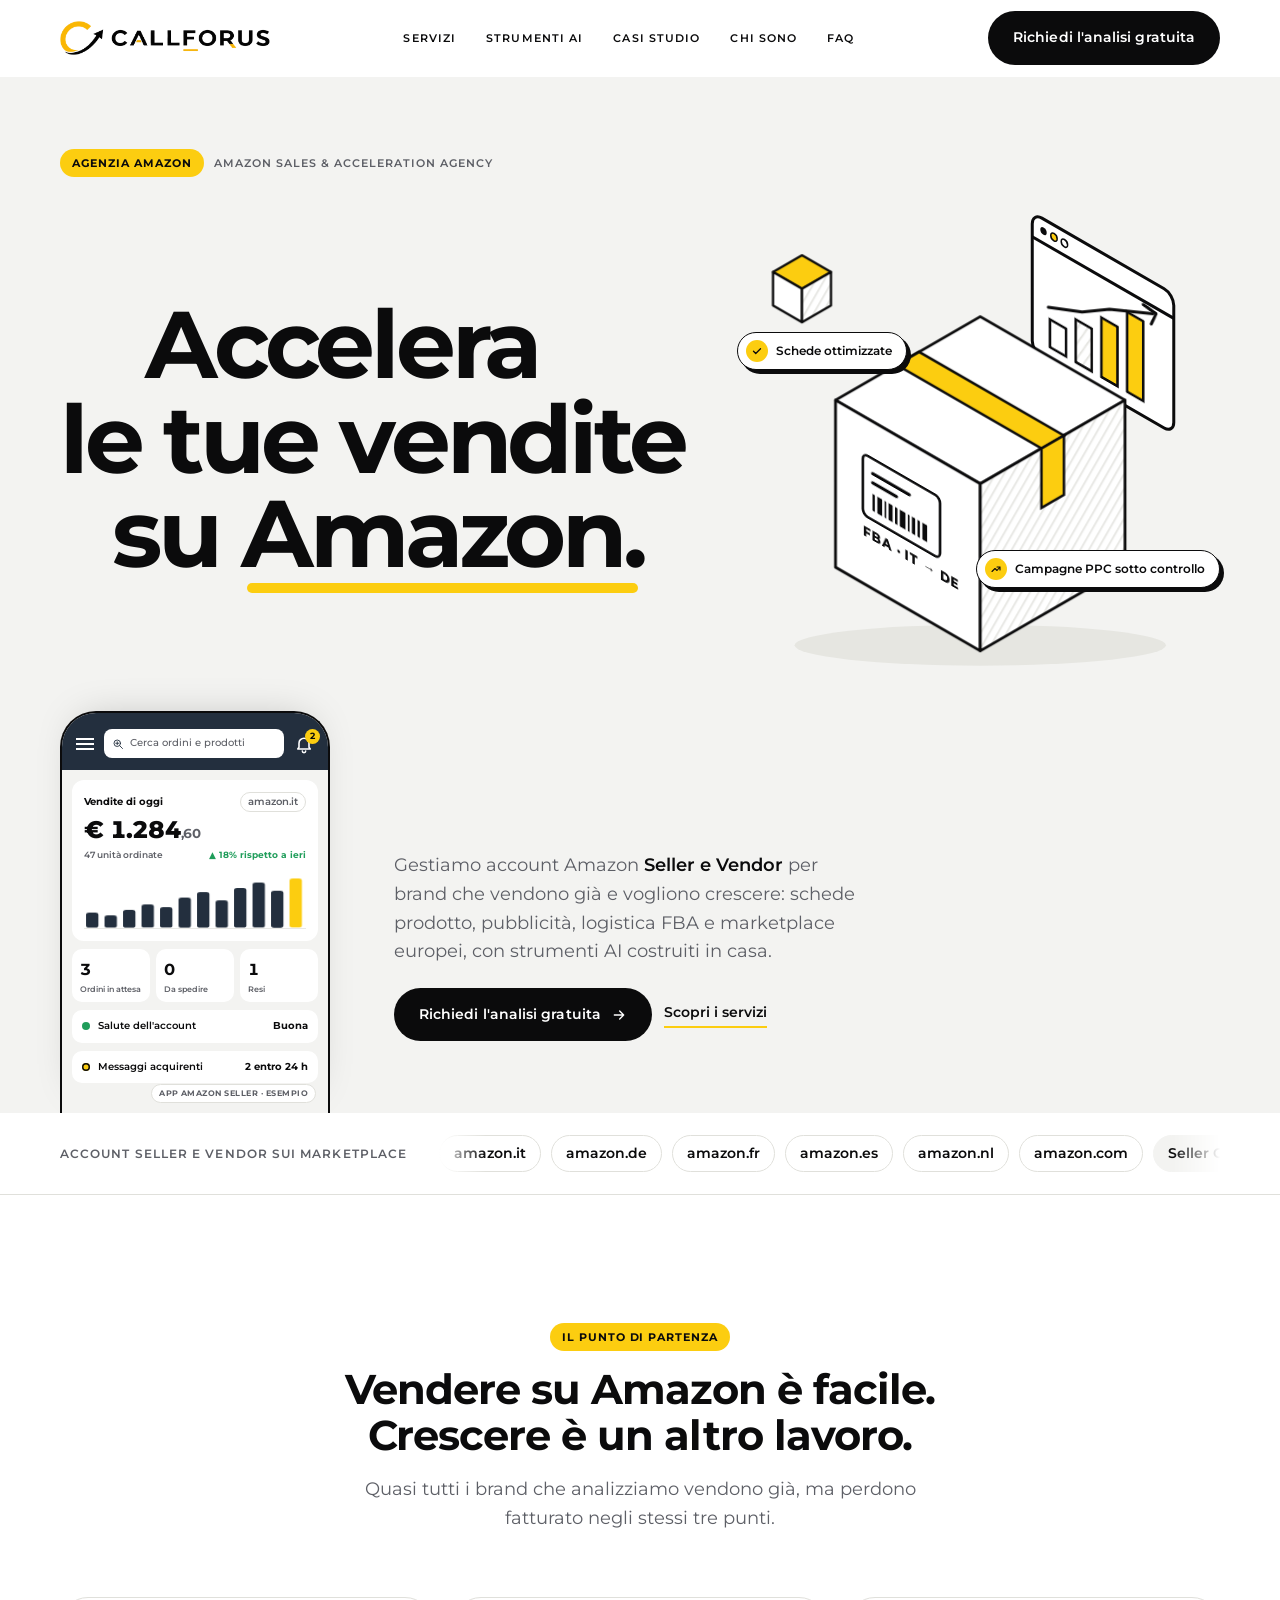
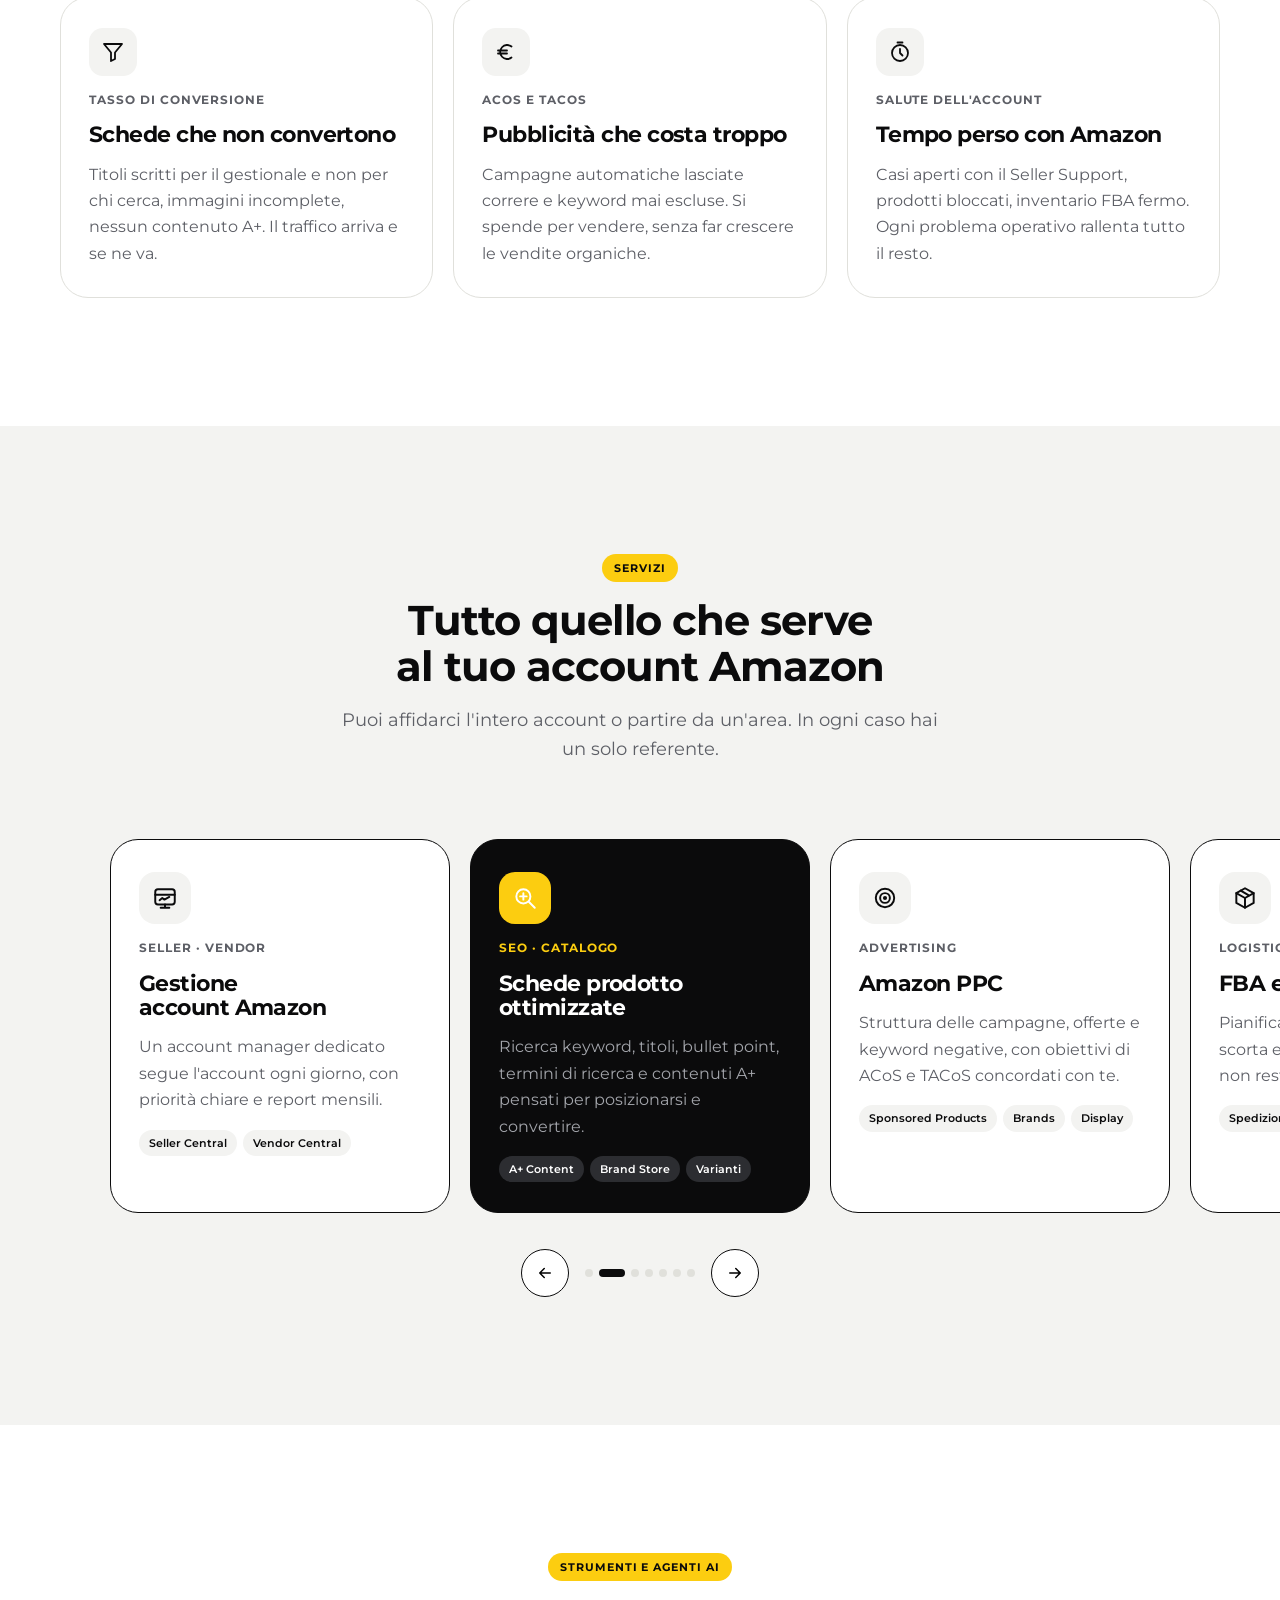
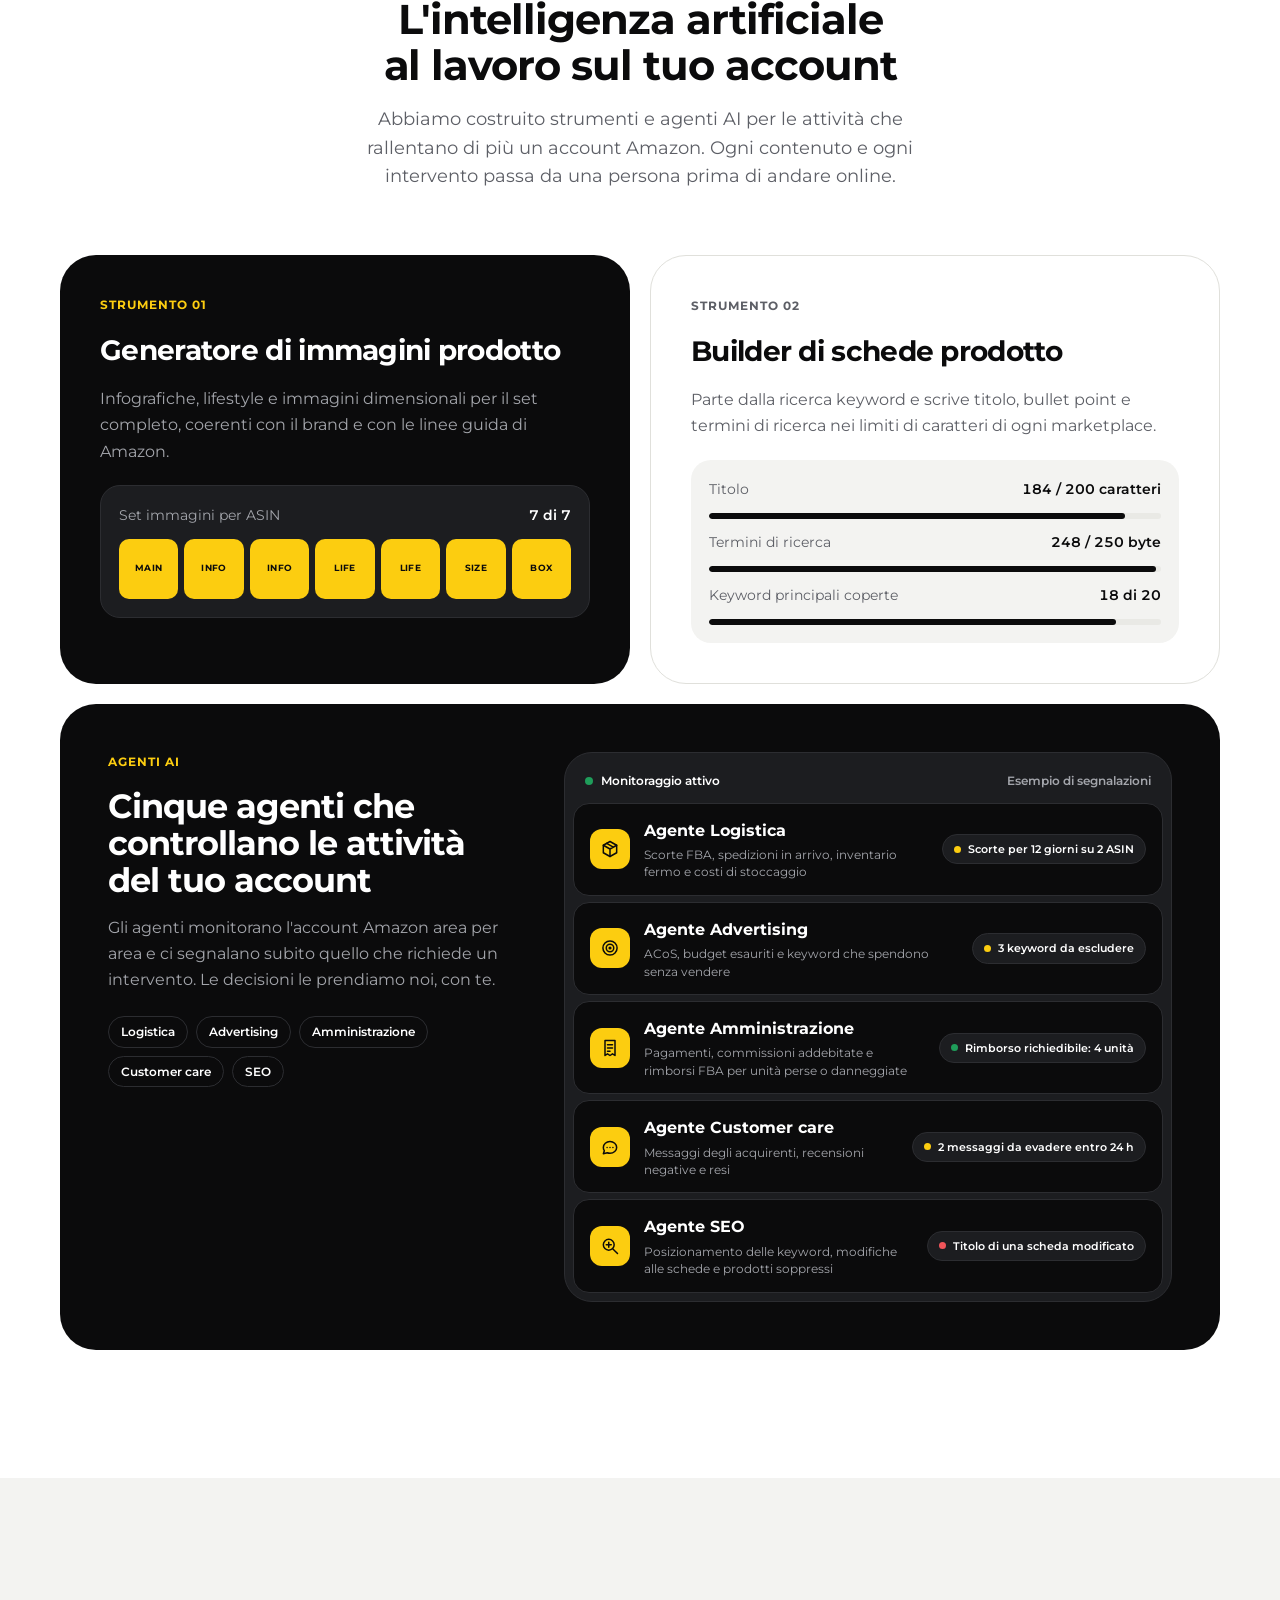
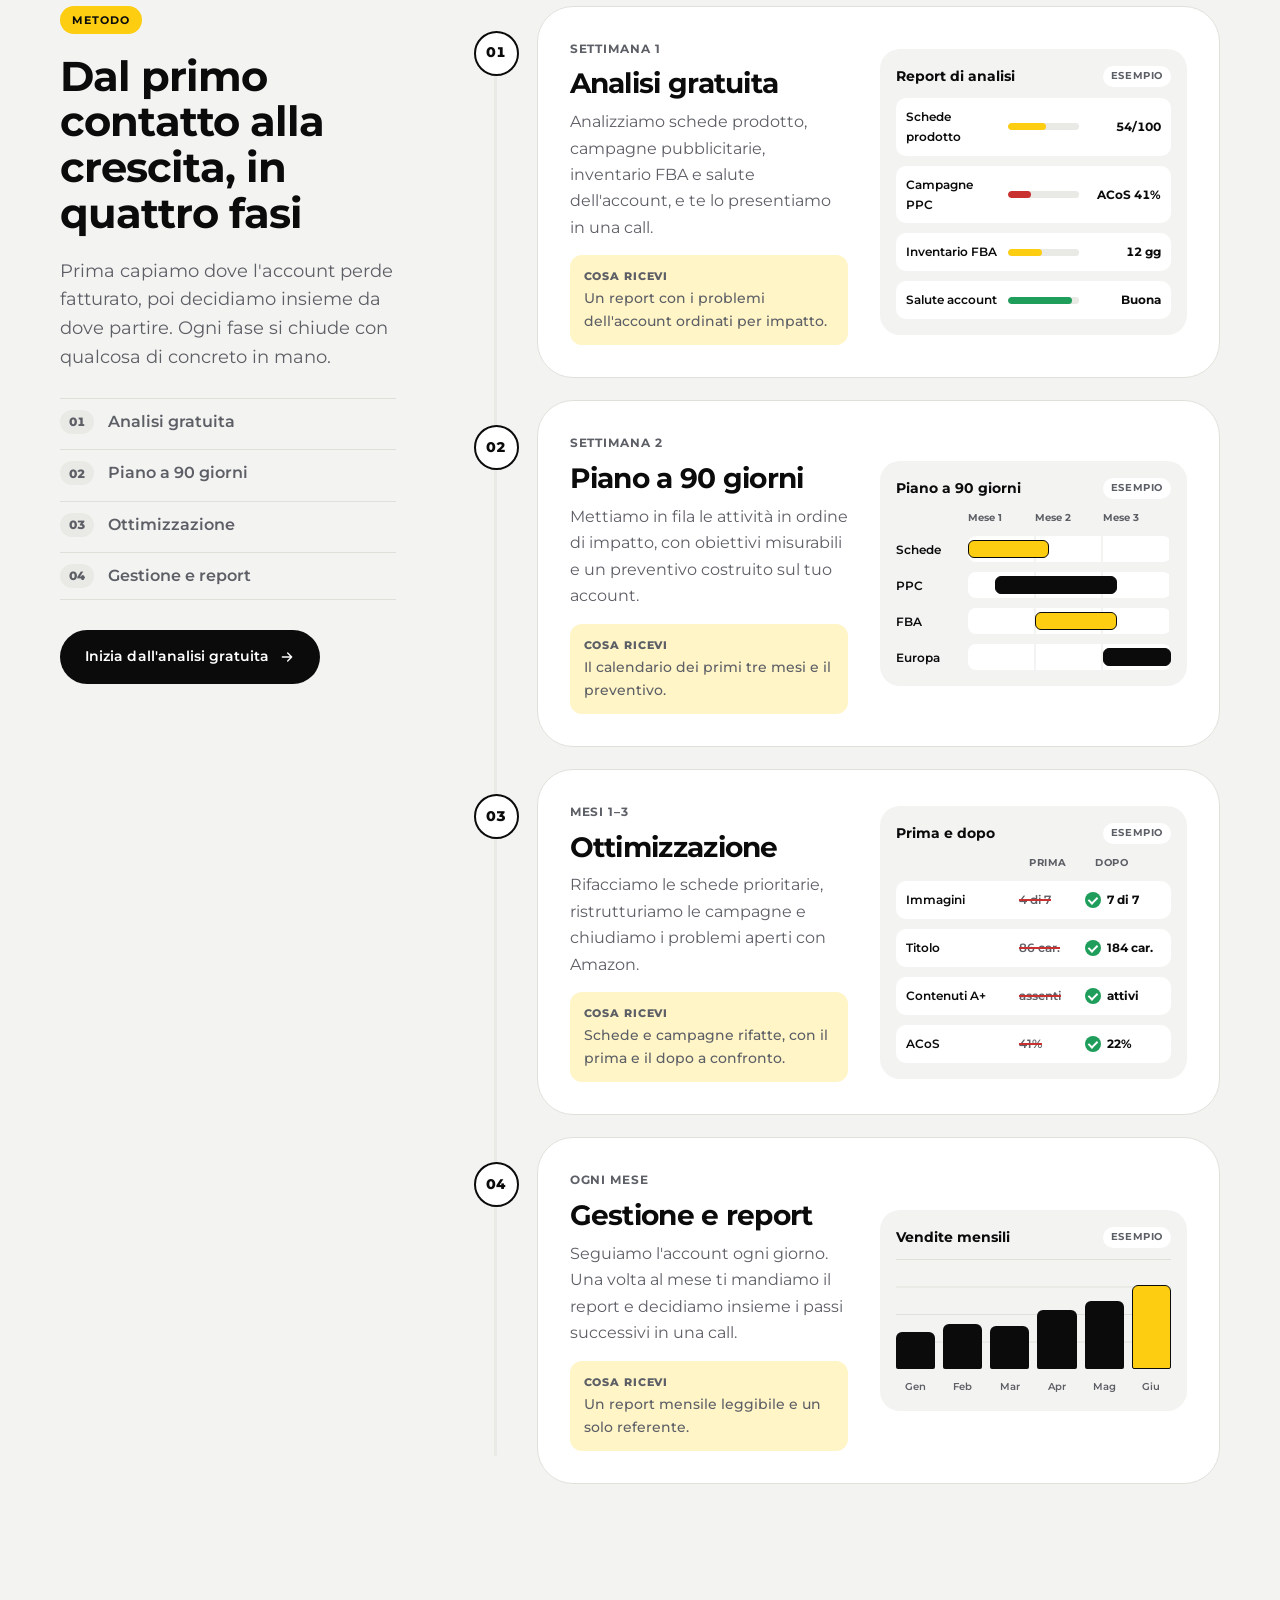
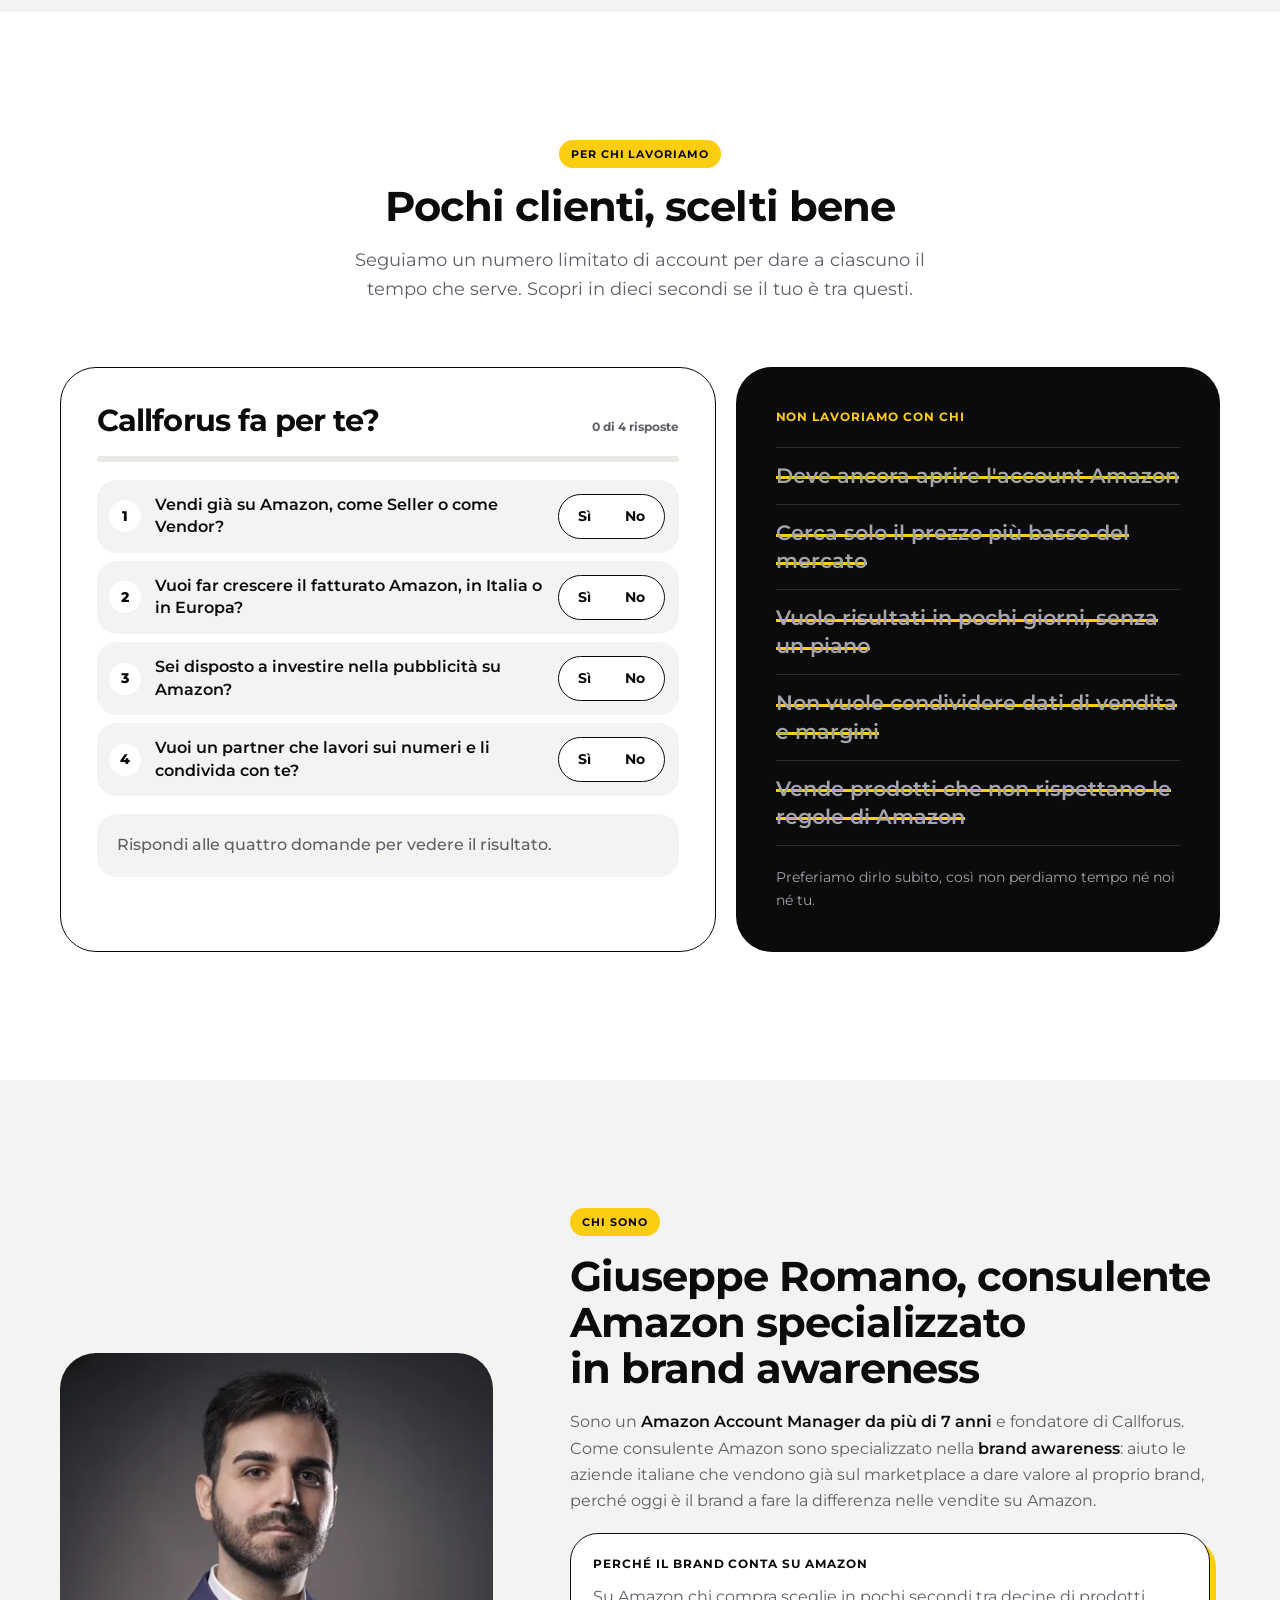
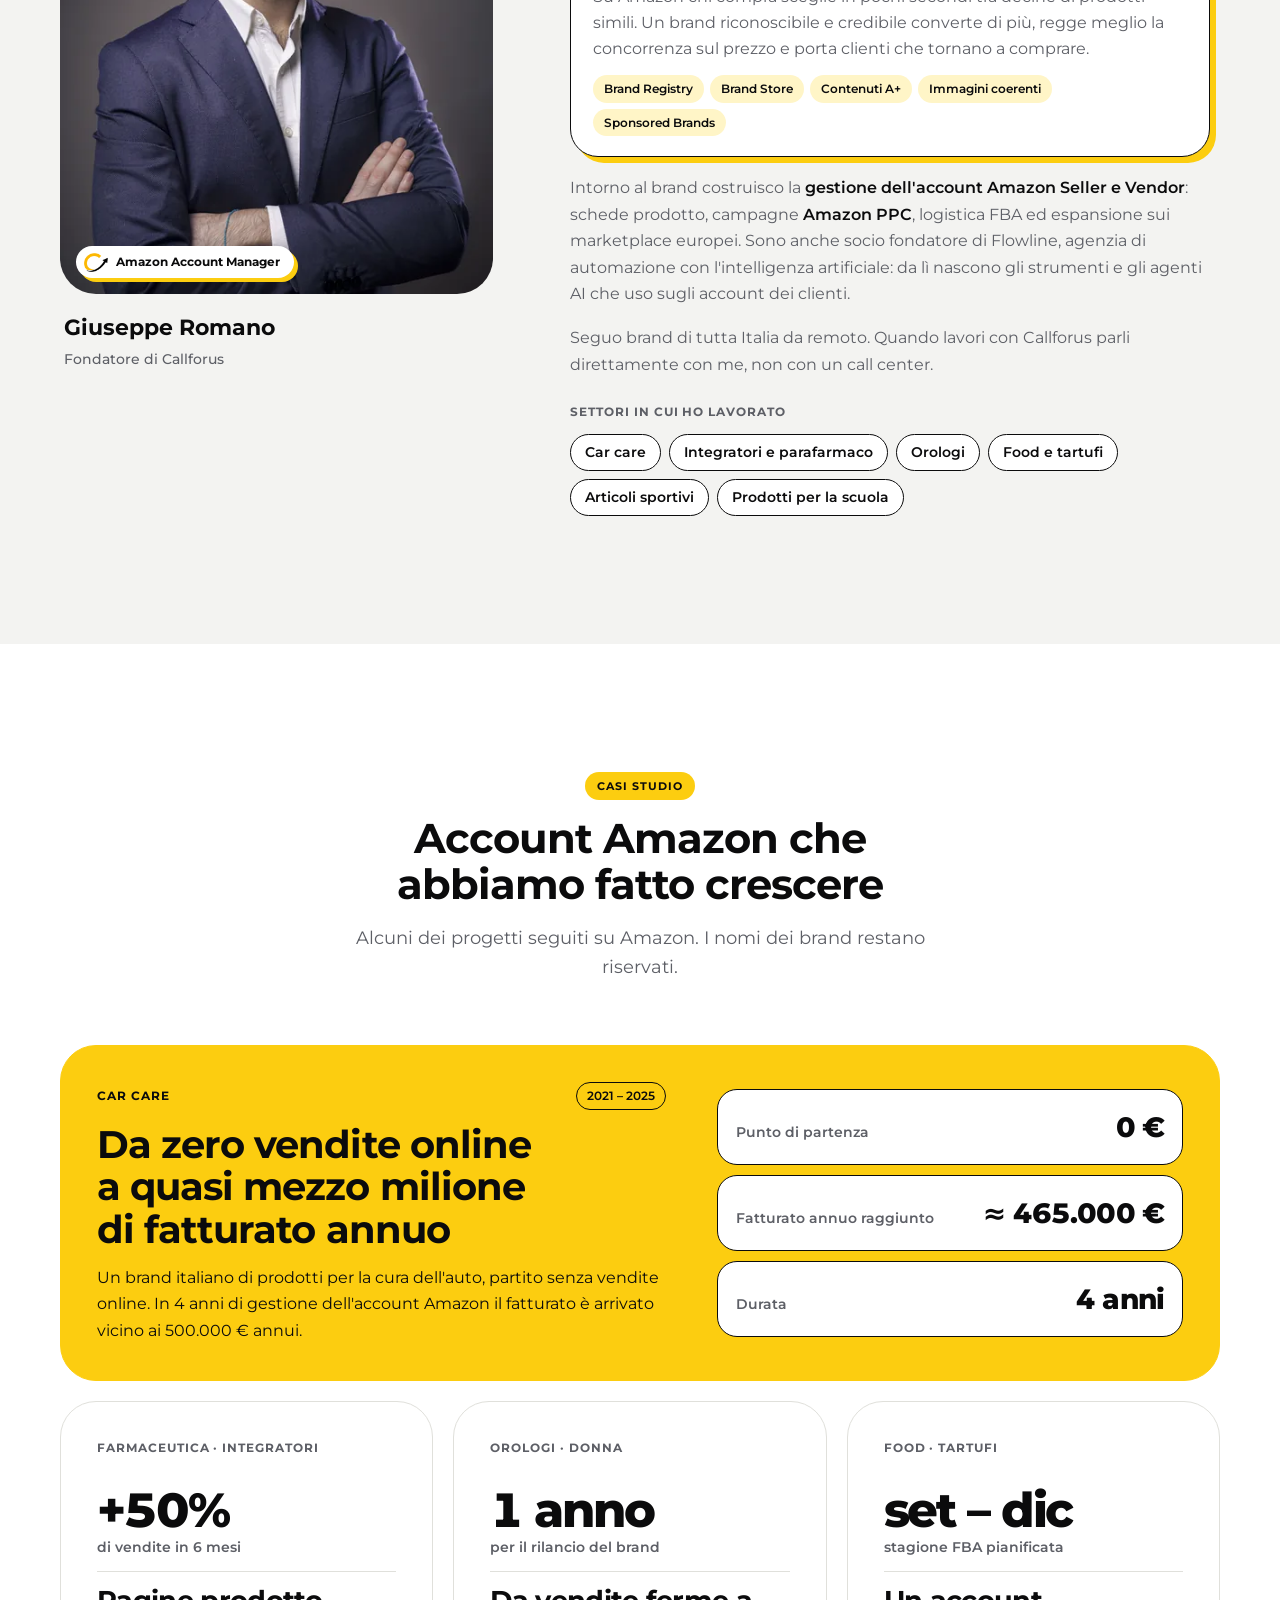
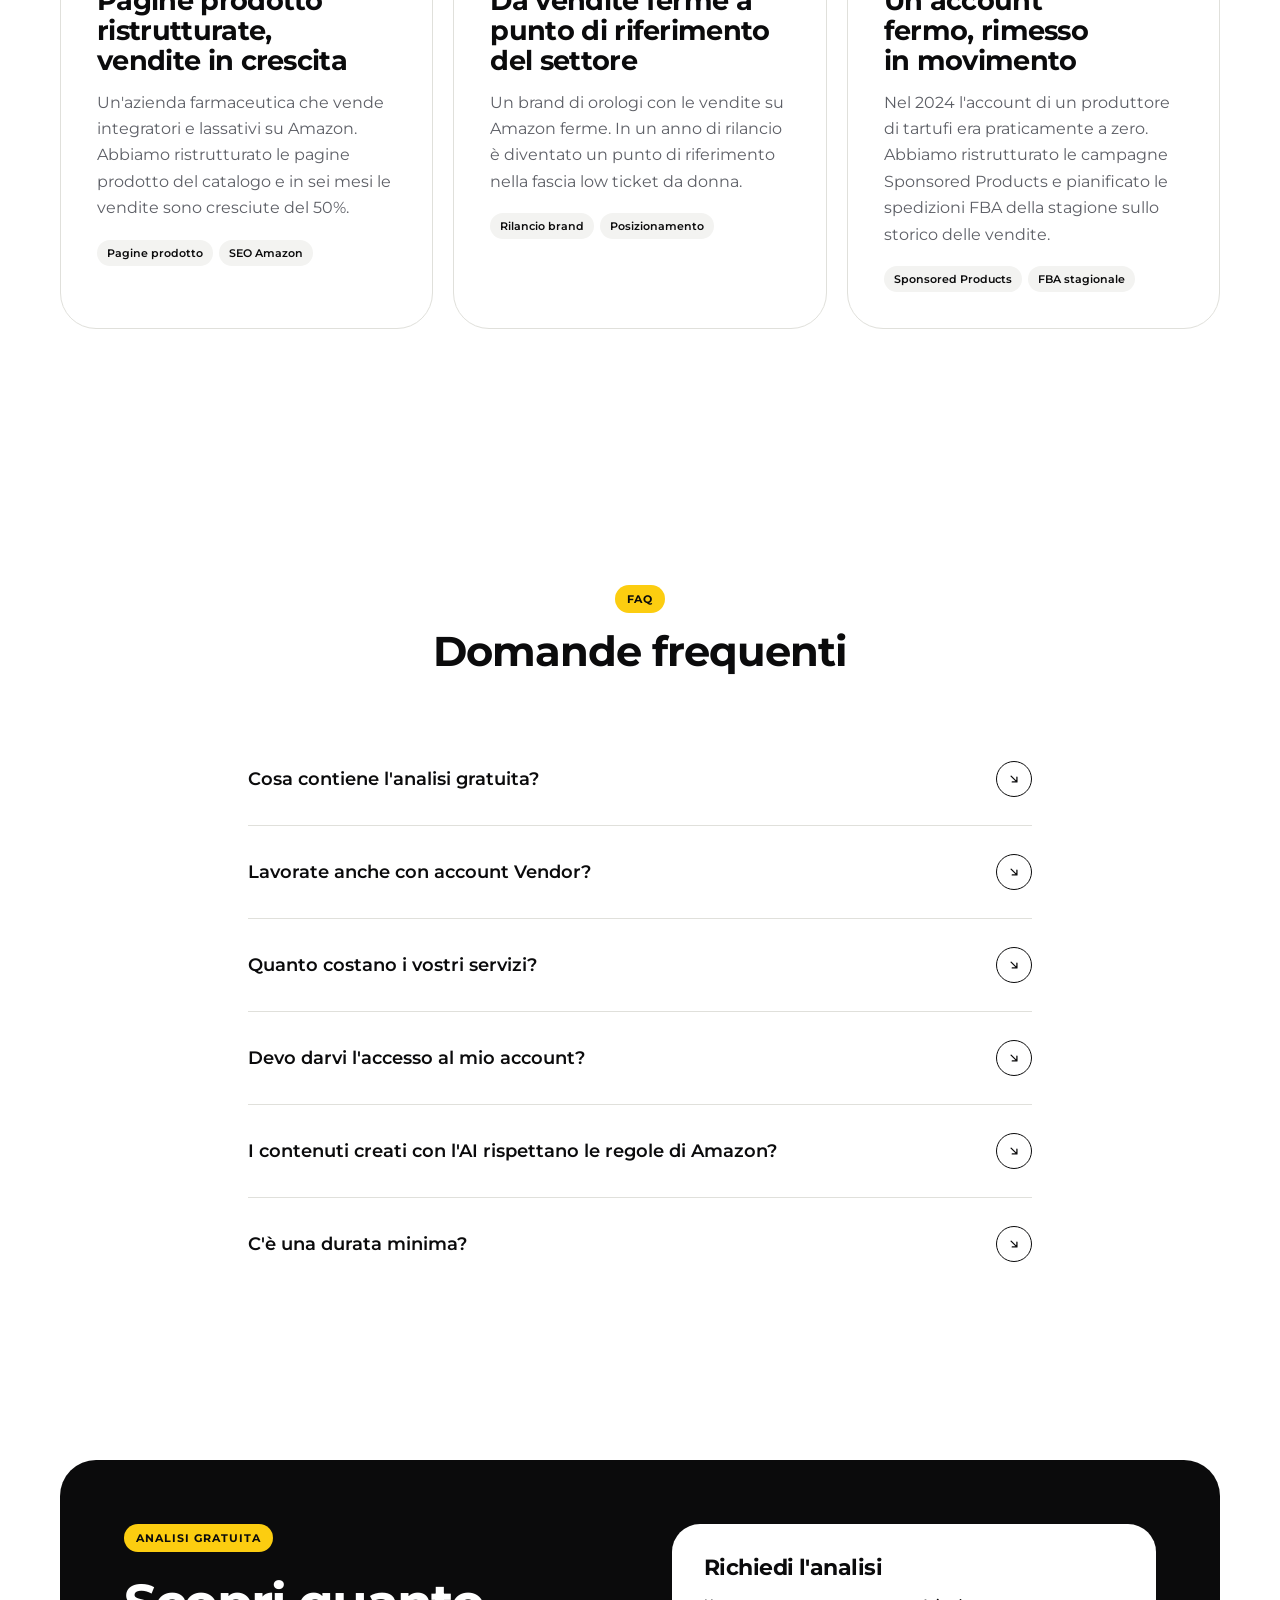
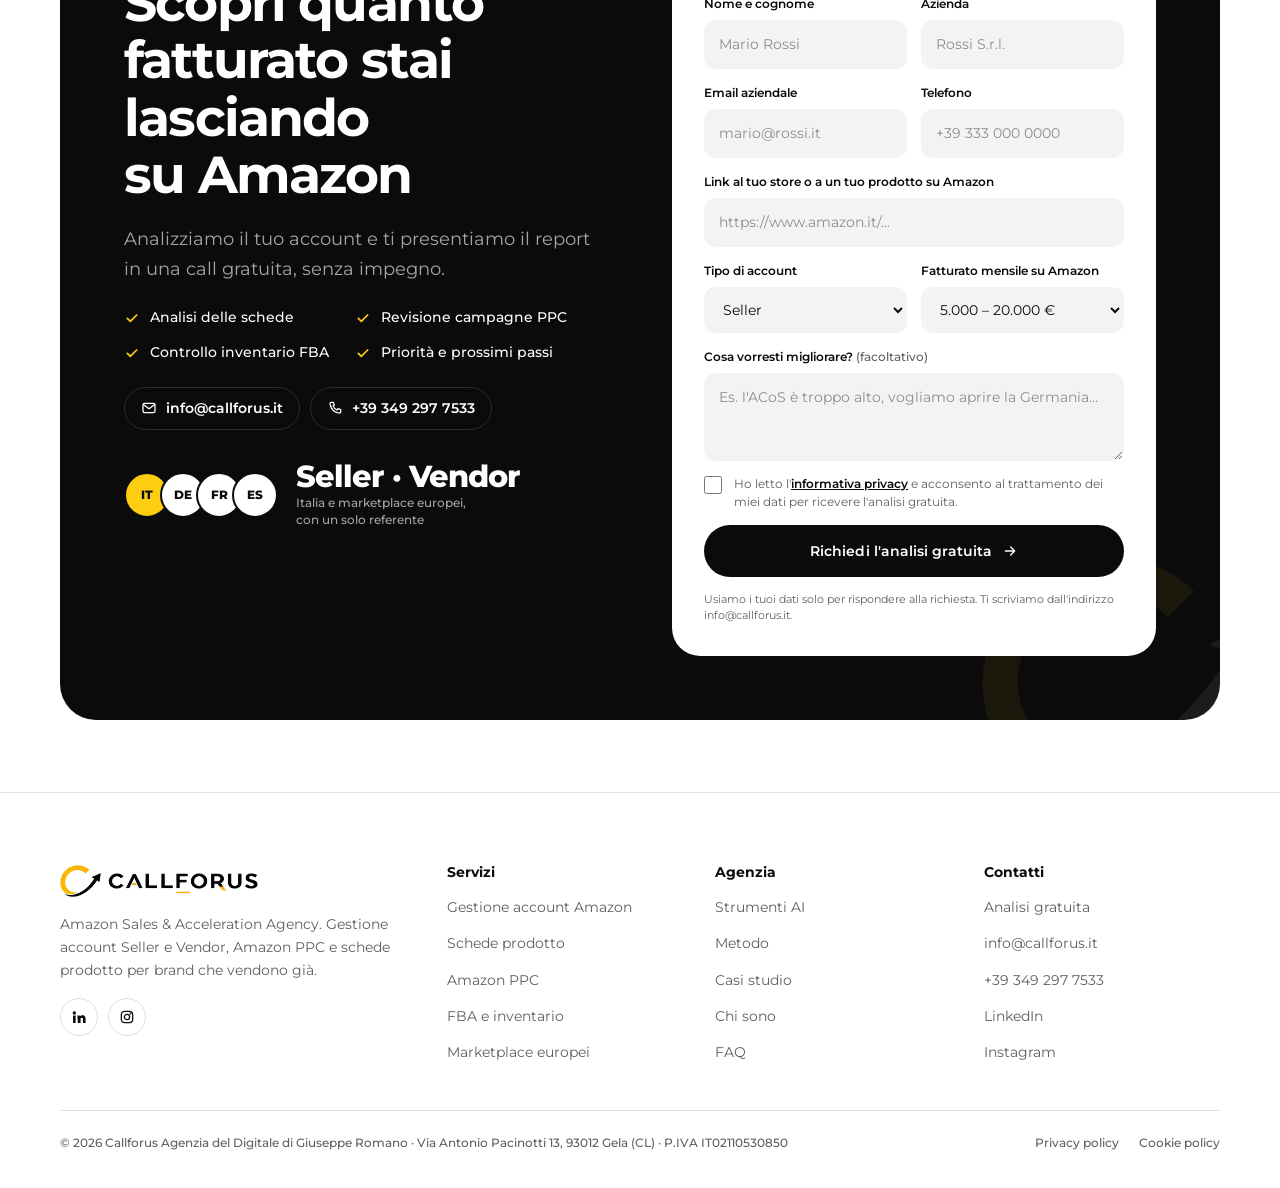
<file: index.html>
<!doctype html>
<html lang="it">
<head>
<meta charset="utf-8">
<meta name="viewport" content="width=device-width, initial-scale=1, viewport-fit=cover">
<title>Agenzia Amazon per brand che vendono già | Callforus</title>
<meta name="description" content="Callforus è l'agenzia Amazon per brand che vendono già: gestione account Seller e Vendor, schede prodotto, Amazon PPC e FBA, con strumenti AI proprietari. Richiedi l'analisi gratuita.">
<meta name="robots" content="index, follow, max-image-preview:large">
<link rel="canonical" href="https://callforus.it/">
<meta property="og:type" content="website">
<meta property="og:locale" content="it_IT">
<meta property="og:site_name" content="Callforus">
<meta property="og:title" content="Agenzia Amazon per brand che vendono già | Callforus">
<meta property="og:description" content="Gestione account Seller e Vendor, schede prodotto, Amazon PPC e FBA con strumenti AI proprietari. Richiedi l'analisi gratuita.">
<meta property="og:url" content="https://callforus.it/">
<meta property="og:image" content="https://callforus.it/assets/img/og-image.jpg">
<meta property="og:image:width" content="1200">
<meta property="og:image:height" content="630">
<meta name="twitter:card" content="summary_large_image">
<meta name="theme-color" content="#FFFFFF">
<meta name="facebook-domain-verification" content="ql4fv3olrr9gt9sp8ihlz3q564ass2">
<link rel="icon" type="image/png" sizes="32x32" href="assets/img/favicon-32.png">
<link rel="apple-touch-icon" href="assets/img/apple-touch-icon.png">
<link rel="manifest" href="site.webmanifest">
<link rel="preload" href="assets/fonts/montserrat-latin-700-normal.woff2" as="font" type="font/woff2" crossorigin>
<link rel="preload" href="assets/fonts/montserrat-latin-400-normal.woff2" as="font" type="font/woff2" crossorigin>
<link rel="stylesheet" href="assets/css/style.css">
</head>
<body>
<svg width="0" height="0" style="position:absolute" aria-hidden="true" focusable="false">
  <symbol id="i-arrow" viewBox="0 0 24 24"><path d="M5 12h14M13 6l6 6-6 6" fill="none" stroke="currentColor" stroke-width="2" stroke-linecap="round" stroke-linejoin="round"/></symbol>
  <symbol id="i-left" viewBox="0 0 24 24"><path d="M19 12H5M11 6l-6 6 6 6" fill="none" stroke="currentColor" stroke-width="2" stroke-linecap="round" stroke-linejoin="round"/></symbol>
  <symbol id="i-diag" viewBox="0 0 24 24"><path d="M7 7l10 10M17 9v8H9" fill="none" stroke="currentColor" stroke-width="2.2" stroke-linecap="round" stroke-linejoin="round"/></symbol>
  <symbol id="i-check" viewBox="0 0 24 24"><path d="M5 12.5l4.5 4.5L19 7.5" fill="none" stroke="currentColor" stroke-width="2.6" stroke-linecap="round" stroke-linejoin="round"/></symbol>
  <symbol id="i-x" viewBox="0 0 24 24"><path d="M7 7l10 10M17 7L7 17" fill="none" stroke="currentColor" stroke-width="2.4" stroke-linecap="round"/></symbol>
  <symbol id="i-up" viewBox="0 0 24 24"><path d="M4 17l6-6 4 4 6-7M14 8h6v6" fill="none" stroke="currentColor" stroke-width="2.2" stroke-linecap="round" stroke-linejoin="round"/></symbol>
  <!-- service icons -->
  <symbol id="s-account" viewBox="0 0 24 24"><g fill="none" stroke="currentColor" stroke-width="1.8" stroke-linecap="round" stroke-linejoin="round"><rect x="3" y="4" width="18" height="14" rx="2.5"/><path d="M3 9h18M8 21h8M12 18v3"/><path d="M7 14l2.5-2 2 1.5L16 11"/></g></symbol>
  <symbol id="s-seo" viewBox="0 0 24 24"><g fill="none" stroke="currentColor" stroke-width="1.8" stroke-linecap="round" stroke-linejoin="round"><circle cx="10.5" cy="10.5" r="6.5"/><path d="M15.5 15.5L21 21M7.5 10.5h6M10.5 7.5v6"/></g></symbol>
  <symbol id="s-ppc" viewBox="0 0 24 24"><g fill="none" stroke="currentColor" stroke-width="1.8" stroke-linecap="round" stroke-linejoin="round"><circle cx="12" cy="12" r="8.5"/><circle cx="12" cy="12" r="4.5"/><circle cx="12" cy="12" r="1" fill="currentColor"/></g></symbol>
  <symbol id="s-fba" viewBox="0 0 24 24"><g fill="none" stroke="currentColor" stroke-width="1.8" stroke-linecap="round" stroke-linejoin="round"><path d="M12 3l8 4.5v9L12 21l-8-4.5v-9z"/><path d="M4 7.5l8 4.5 8-4.5M12 12v9M8 5.2l8 4.6"/></g></symbol>
  <symbol id="s-data" viewBox="0 0 24 24"><g fill="none" stroke="currentColor" stroke-width="1.8" stroke-linecap="round" stroke-linejoin="round"><path d="M4 20V10M10 20V4M16 20v-7M22 20H2"/></g></symbol>
  <symbol id="s-eu" viewBox="0 0 24 24"><g fill="none" stroke="currentColor" stroke-width="1.8" stroke-linecap="round" stroke-linejoin="round"><circle cx="12" cy="12" r="9"/><path d="M3 12h18M12 3c2.5 2.6 3.8 5.6 3.8 9s-1.3 6.4-3.8 9c-2.5-2.6-3.8-5.6-3.8-9S9.5 5.6 12 3z"/></g></symbol>
  <symbol id="s-case" viewBox="0 0 24 24"><g fill="none" stroke="currentColor" stroke-width="1.8" stroke-linecap="round" stroke-linejoin="round"><path d="M12 3l7.5 3v5.5c0 4.5-3.1 8-7.5 9.5-4.4-1.5-7.5-5-7.5-9.5V6z"/><path d="M8.5 12l2.5 2.5 4.5-5"/></g></symbol>
  <symbol id="i-mail" viewBox="0 0 24 24"><g fill="none" stroke="currentColor" stroke-width="1.9" stroke-linecap="round" stroke-linejoin="round"><rect x="3" y="5" width="18" height="14" rx="2.5"/><path d="M4 7l8 6 8-6"/></g></symbol>
  <symbol id="i-phone" viewBox="0 0 24 24"><path fill="none" stroke="currentColor" stroke-width="1.9" stroke-linecap="round" stroke-linejoin="round" d="M6.5 3.5h3l1.5 4-2 1.3a11 11 0 0 0 6.2 6.2l1.3-2 4 1.5v3a2 2 0 0 1-2.2 2A17 17 0 0 1 4.5 5.7a2 2 0 0 1 2-2.2z"/></symbol>
  <symbol id="s-admin" viewBox="0 0 24 24"><g fill="none" stroke="currentColor" stroke-width="1.8" stroke-linecap="round" stroke-linejoin="round"><path d="M6 3h12v18l-3-2-3 2-3-2-3 2z"/><path d="M9 8h6M9 12h6M9 16h3"/></g></symbol>
  <symbol id="s-chat" viewBox="0 0 24 24"><g fill="none" stroke="currentColor" stroke-width="1.8" stroke-linecap="round" stroke-linejoin="round"><path d="M20 12.5c0 3.9-3.6 7-8 7-1.2 0-2.3-.2-3.3-.6L4 20l1.2-3.6C4.4 15.3 4 14 4 12.5c0-3.9 3.6-7 8-7s8 3.1 8 7z"/><path d="M8.5 12.5h.01M12 12.5h.01M15.5 12.5h.01"/></g></symbol>
  <symbol id="s-bell" viewBox="0 0 24 24"><g fill="none" stroke="currentColor" stroke-width="1.9" stroke-linecap="round" stroke-linejoin="round"><path d="M6 16V11a6 6 0 1 1 12 0v5l1.5 2h-15z"/><path d="M10 20.5a2 2 0 0 0 4 0"/></g></symbol>
  <symbol id="p-conv" viewBox="0 0 24 24"><g fill="none" stroke="currentColor" stroke-width="1.8" stroke-linecap="round" stroke-linejoin="round"><path d="M3 4h18l-7 8.5V19l-4 2v-8.5z"/></g></symbol>
  <symbol id="p-cost" viewBox="0 0 24 24"><g fill="none" stroke="currentColor" stroke-width="1.8" stroke-linecap="round" stroke-linejoin="round"><path d="M17.5 6.5A7 7 0 1 0 17.5 17.5M4 10.5h9M4 13.5h9"/></g></symbol>
  <symbol id="p-time" viewBox="0 0 24 24"><g fill="none" stroke="currentColor" stroke-width="1.8" stroke-linecap="round" stroke-linejoin="round"><circle cx="12" cy="13" r="8"/><path d="M12 9v4l2.5 2.5M9.5 2.5h5"/></g></symbol>
  <symbol id="so-li" viewBox="0 0 24 24"><path fill="currentColor" d="M4.98 3.5a2.5 2.5 0 1 1 0 5 2.5 2.5 0 0 1 0-5zM3 9.75h4V21H3zM9.5 9.75h3.8v1.6h.06c.53-1 1.83-2.05 3.77-2.05 4.03 0 4.77 2.65 4.77 6.1V21h-4v-5c0-1.2-.02-2.73-1.66-2.73-1.67 0-1.92 1.3-1.92 2.64V21h-4z"/></symbol>
  <symbol id="so-ig" viewBox="0 0 24 24"><g fill="none" stroke="currentColor" stroke-width="1.9"><rect x="3.5" y="3.5" width="17" height="17" rx="5"/><circle cx="12" cy="12" r="4"/><circle cx="17.3" cy="6.7" r=".6" fill="currentColor"/></g></symbol>
</svg>

<header class="top" id="top-bar">
  <div class="wrap top-in">
    <a class="brand" href="#inizio" aria-label="Callforus, torna all'inizio"><img src="assets/img/logo-orizzontale.webp" alt="Callforus" width="210" height="34" fetchpriority="high"></a>
    <nav class="nav" aria-label="Navigazione principale">
      <a href="#servizi">Servizi</a>
      <a href="#strumenti-ai">Strumenti AI</a>
      <a href="#casi-studio">Casi studio</a>
      <a href="#chi-sono">Chi sono</a>
      <a href="#faq">FAQ</a>
    </nav>
    <div class="top-cta">
      <a class="btn btn--ink" href="#analisi">Richiedi l'analisi gratuita</a>
      <button class="menu-btn" id="menu-btn" type="button" aria-expanded="false" aria-controls="mobile-nav"><span class="bars"></span><span class="sr-only">Apri il menu</span></button>
    </div>
  </div>
  <nav class="mobile-nav" id="mobile-nav" aria-label="Menu" hidden>
    <div class="wrap">
      <ul>
        <li><a href="#servizi">Servizi</a></li>
        <li><a href="#strumenti-ai">Strumenti AI</a></li>
        <li><a href="#metodo">Metodo</a></li>
        <li><a href="#casi-studio">Casi studio</a></li>
        <li><a href="#chi-sono">Chi sono</a></li>
        <li><a href="#faq">FAQ</a></li>
      </ul>
      <a class="btn btn--ink" href="#analisi">Richiedi l'analisi gratuita</a>
    </div>
  </nav>
  <div class="progress" aria-hidden="true"><span id="progress-bar"></span></div>
</header>

<main id="inizio">
  <!-- HERO -->
  <section class="hero" aria-labelledby="hero-title">
    <div class="wrap">
      <div class="hero-eyebrow"><span class="pill">Agenzia Amazon</span><span class="tag">Amazon Sales &amp; Acceleration Agency</span></div>
      <div class="hero-grid">
        <div class="hero-title"><h1 id="hero-title"><span class="l1">Accelera</span><span class="l2">le tue vendite</span><span class="l3">su <span class="mark">Amazon.</span></span></h1></div>
        <div class="hero-art" aria-hidden="true">
          <svg viewBox="0 0 520 500" role="presentation">
            <defs>
              <pattern id="hatch" width="8" height="8" patternUnits="userSpaceOnUse" patternTransform="rotate(30)"><rect width="8" height="8" fill="#FFFFFF"/><path d="M0 0v8" stroke="#E0E0DB" stroke-width="3"/></pattern>
            </defs>
            <!-- floor -->
            <ellipse class="a-floor" cx="262" cy="472" rx="200" ry="22" fill="#E6E6E1"/>
            <!-- browser window with rising chart, behind the box -->
            <g class="a-window"><g transform="matrix(0.866 0.5 0 1 318 6)">
              <rect x="0" y="0" width="176" height="150" rx="12" fill="#FFFFFF" stroke="#0B0B0C" stroke-width="3" vector-effect="non-scaling-stroke"/>
              <path d="M0 26H176" stroke="#0B0B0C" stroke-width="3" vector-effect="non-scaling-stroke"/>
              <circle cx="14" cy="13" r="4" fill="#0B0B0C"/><circle cx="27" cy="13" r="4" fill="#FCCD10" stroke="#0B0B0C" stroke-width="1.5" vector-effect="non-scaling-stroke"/><circle cx="40" cy="13" r="4" fill="#FFFFFF" stroke="#0B0B0C" stroke-width="1.5" vector-effect="non-scaling-stroke"/>
              <g stroke="#0B0B0C" stroke-width="2.5" vector-effect="non-scaling-stroke">
                <rect class="a-bar" style="--i:0" x="22" y="104" width="20" height="30" fill="#FFFFFF" vector-effect="non-scaling-stroke"/>
                <rect class="a-bar" style="--i:1" x="54" y="88" width="20" height="46" fill="url(#hatch)" vector-effect="non-scaling-stroke"/>
                <rect class="a-bar" style="--i:2" x="86" y="70" width="20" height="64" fill="#FCCD10" vector-effect="non-scaling-stroke"/>
                <rect class="a-bar" style="--i:3" x="118" y="48" width="20" height="86" fill="#FCCD10" vector-effect="non-scaling-stroke"/>
              </g>
              <path class="a-line" pathLength="1" d="M20 92 L62 76 L96 56 L150 34" fill="none" stroke="#0B0B0C" stroke-width="3" stroke-linecap="round" stroke-linejoin="round" vector-effect="non-scaling-stroke"/>
              <path class="a-head" d="M138 30 L154 32 L148 46" fill="none" stroke="#0B0B0C" stroke-width="3" stroke-linecap="round" stroke-linejoin="round" vector-effect="non-scaling-stroke"/>
            </g></g>
            <!-- small floating cube -->
            <g class="a-cube" stroke="#0B0B0C" stroke-width="2.5" stroke-linejoin="round">
              <path d="M70 52 L101.2 70 L70 88 L38.8 70 Z" fill="#FCCD10"/>
              <path d="M38.8 70 L70 88 L70 124 L38.8 106 Z" fill="#FFFFFF"/>
              <path d="M70 88 L101.2 70 L101.2 106 L70 124 Z" fill="url(#hatch)"/>
            </g>
            <!-- FBA box: top P(262,118) s=180 -->
            <g class="a-box">
            <g stroke="#0B0B0C" stroke-width="3" stroke-linejoin="round">
              <path d="M262 118 L417.9 208 L262 298 L106.1 208 Z" fill="#FFFFFF"/>
              <path d="M106.1 208 L262 298 L262 478 L106.1 388 Z" fill="#FFFFFF"/>
              <path d="M262 298 L417.9 208 L417.9 388 L262 478 Z" fill="url(#hatch)"/>
            </g>
            <!-- tape on top and down the right face -->
            <g transform="matrix(0.866 0.5 -0.866 0.5 262 118)">
              <rect x="0" y="76" width="180" height="28" fill="#FCCD10" stroke="#0B0B0C" stroke-width="2.5" vector-effect="non-scaling-stroke"/>
            </g>
            <g transform="matrix(-0.866 0.5 0 1 417.9 208)">
              <rect x="76" y="0" width="28" height="64" fill="#FCCD10" stroke="#0B0B0C" stroke-width="2.5" vector-effect="non-scaling-stroke"/>
            </g>
            <!-- shipping label on the left face -->
            <g transform="matrix(0.866 0.5 0 1 106.1 208)">
              <rect x="34" y="40" width="96" height="66" rx="6" fill="#FFFFFF" stroke="#0B0B0C" stroke-width="2.5" vector-effect="non-scaling-stroke"/>
              <path d="M46 56h46M46 66h30" stroke="#0B0B0C" stroke-width="3" stroke-linecap="round" vector-effect="non-scaling-stroke"/>
              <g fill="#0B0B0C"><rect x="46" y="78" width="3" height="18"/><rect x="52" y="78" width="6" height="18"/><rect x="61" y="78" width="2" height="18"/><rect x="66" y="78" width="5" height="18"/><rect x="74" y="78" width="3" height="18"/><rect x="80" y="78" width="7" height="18"/><rect x="90" y="78" width="2" height="18"/><rect x="95" y="78" width="4" height="18"/><rect x="102" y="78" width="3" height="18"/><rect x="108" y="78" width="6" height="18"/></g>
              <text x="34" y="128" font-family="Montserrat, Arial, sans-serif" font-size="15" font-weight="800" fill="#0B0B0C" letter-spacing="1">FBA · IT → DE</text>
            </g>
            </g>
          </svg>
          <span class="chip chip--a"><i><svg><use href="#i-check"/></svg></i>Schede ottimizzate</span>
          <span class="chip chip--b"><i><svg><use href="#i-up"/></svg></i>Campagne PPC sotto controllo</span>
        </div>
      </div>

      <div class="hero-low">
        <div class="phone phone--app" role="img" aria-label="Esempio della schermata principale dell'app Amazon Seller: vendite di oggi, ordini e salute dell'account">
          <div class="app-bar" aria-hidden="true"><span class="app-menu"><i></i></span><span class="app-search"><svg><use href="#s-seo"/></svg>Cerca ordini e prodotti</span><span class="app-bell"><svg><use href="#s-bell"/></svg><b>2</b></span></div>
          <div class="app-body" aria-hidden="true">
            <div class="app-card">
              <div class="app-lab"><span>Vendite di oggi</span><span class="app-mkt">amazon.it</span></div>
              <div class="app-num"><span data-count="1284" data-prefix="€ ">€ 1.284</span><small>,60</small></div>
              <div class="app-sub"><span>47 unità ordinate</span><em>▲ 18% rispetto a ieri</em></div>
              <svg class="app-chart" viewBox="0 0 216 82" preserveAspectRatio="none"><rect class="a-bar" style="--i:0" x="2" y="58" width="12" height="22" rx="3" fill="#232F3E"/><rect class="a-bar" style="--i:1" x="20" y="62" width="12" height="18" rx="3" fill="#232F3E"/><rect class="a-bar" style="--i:2" x="38" y="54" width="12" height="26" rx="3" fill="#232F3E"/><rect class="a-bar" style="--i:3" x="56" y="46" width="12" height="34" rx="3" fill="#232F3E"/><rect class="a-bar" style="--i:4" x="74" y="50" width="12" height="30" rx="3" fill="#232F3E"/><rect class="a-bar" style="--i:5" x="92" y="36" width="12" height="44" rx="3" fill="#232F3E"/><rect class="a-bar" style="--i:6" x="110" y="28" width="12" height="52" rx="3" fill="#232F3E"/><rect class="a-bar" style="--i:7" x="128" y="40" width="12" height="40" rx="3" fill="#232F3E"/><rect class="a-bar" style="--i:8" x="146" y="22" width="12" height="58" rx="3" fill="#232F3E"/><rect class="a-bar" style="--i:9" x="164" y="14" width="12" height="66" rx="3" fill="#232F3E"/><rect class="a-bar" style="--i:10" x="182" y="26" width="12" height="54" rx="3" fill="#232F3E"/><rect class="a-bar" style="--i:11" x="200" y="8" width="12" height="72" rx="3" fill="#FCCD10"/><path d="M0 81H216" stroke="#E0E0DB" stroke-width="1"/></svg>
            </div>
            <div class="app-grid"><div><b>3</b><small>Ordini in attesa</small></div><div><b>0</b><small>Da spedire</small></div><div><b>1</b><small>Resi</small></div></div>
            <div class="app-row"><i class="ok"></i><span>Salute dell'account</span><b>Buona</b></div>
            <div class="app-row"><i class="warn"></i><span>Messaggi acquirenti</span><b>2 entro 24 h</b></div>
          </div>
          <span class="app-tag" aria-hidden="true">App Amazon Seller · esempio</span>
        </div>
        <div class="hero-copy">
          <p>Gestiamo account Amazon <strong>Seller e Vendor</strong> per brand che vendono già e vogliono crescere: schede prodotto, pubblicità, logistica FBA e marketplace europei, con strumenti AI costruiti in casa.</p>
          <div class="hero-actions">
            <a class="btn btn--ink" href="#analisi">Richiedi l'analisi gratuita <svg aria-hidden="true"><use href="#i-arrow"/></svg></a>
            <a class="lnk" href="#servizi">Scopri i servizi</a>
          </div>
        </div>
      </div>
    </div>
  </section>

  <!-- MARKETPLACE STRIP -->
  <div class="strip">
    <div class="wrap strip-in">
      <p>Account Seller e Vendor sui marketplace</p>
      <div class="marquee">
        <div class="marquee-track">
          <ul class="markets" aria-label="Marketplace e strumenti Amazon che gestiamo"><li>amazon.it</li><li>amazon.de</li><li>amazon.fr</li><li>amazon.es</li><li>amazon.nl</li><li>amazon.com</li><li class="alt">Seller Central</li><li class="alt">Vendor Central</li><li class="alt">Sponsored Products</li><li class="alt">A+ Content</li><li class="alt">FBA</li><li class="alt">Brand Registry</li></ul>
          <ul class="markets" aria-hidden="true"><li>amazon.it</li><li>amazon.de</li><li>amazon.fr</li><li>amazon.es</li><li>amazon.nl</li><li>amazon.com</li><li class="alt">Seller Central</li><li class="alt">Vendor Central</li><li class="alt">Sponsored Products</li><li class="alt">A+ Content</li><li class="alt">FBA</li><li class="alt">Brand Registry</li></ul>
        </div>
      </div>
    </div>
  </div>

  <!-- PROBLEMI -->
  <section class="section" aria-labelledby="probl-title">
    <div class="wrap">
      <div class="head">
        <span class="pill">Il punto di partenza</span>
        <h2 id="probl-title">Vendere su Amazon è facile. Crescere è un altro lavoro.</h2>
        <p>Quasi tutti i brand che analizziamo vendono già, ma perdono fatturato negli stessi tre punti.</p>
      </div>
      <div class="probs">
        <article class="prob">
          <div class="prob-ico"><svg aria-hidden="true"><use href="#p-conv"/></svg></div>
          <span class="k">Tasso di conversione</span>
          <h3>Schede che non convertono</h3>
          <p>Titoli scritti per il gestionale e non per chi cerca, immagini incomplete, nessun contenuto A+. Il traffico arriva e se ne va.</p>
        </article>
        <article class="prob">
          <div class="prob-ico"><svg aria-hidden="true"><use href="#p-cost"/></svg></div>
          <span class="k">ACoS e TACoS</span>
          <h3>Pubblicità che costa troppo</h3>
          <p>Campagne automatiche lasciate correre e keyword mai escluse. Si spende per vendere, senza far crescere le vendite organiche.</p>
        </article>
        <article class="prob">
          <div class="prob-ico"><svg aria-hidden="true"><use href="#p-time"/></svg></div>
          <span class="k">Salute dell'account</span>
          <h3>Tempo perso con Amazon</h3>
          <p>Casi aperti con il Seller Support, prodotti bloccati, inventario FBA fermo. Ogni problema operativo rallenta tutto il resto.</p>
        </article>
      </div>
    </div>
  </section>

  <!-- SERVIZI -->
  <section class="section section--soft" id="servizi" aria-labelledby="serv-title">
    <div class="wrap">
      <div class="head">
        <span class="pill">Servizi</span>
        <h2 id="serv-title">Tutto quello che serve al tuo account Amazon</h2>
        <p>Puoi affidarci l'intero account o partire da un'area. In ogni caso hai un solo referente.</p>
      </div>
    </div>
    <div class="carousel">
      <div class="track" id="svc-track" tabindex="0" aria-label="Servizi, scorri in orizzontale">
        <article class="svc"><div class="svc-ico"><svg aria-hidden="true"><use href="#s-account"/></svg></div><span class="k">Seller · Vendor</span><h3>Gestione account Amazon</h3><p>Un account manager dedicato segue l'account ogni giorno, con priorità chiare e report mensili.</p><ul><li>Seller Central</li><li>Vendor Central</li></ul></article>
        <article class="svc"><div class="svc-ico"><svg aria-hidden="true"><use href="#s-seo"/></svg></div><span class="k">SEO · Catalogo</span><h3>Schede prodotto ottimizzate</h3><p>Ricerca keyword, titoli, bullet point, termini di ricerca e contenuti A+ pensati per posizionarsi e convertire.</p><ul><li>A+ Content</li><li>Brand Store</li><li>Varianti</li></ul></article>
        <article class="svc"><div class="svc-ico"><svg aria-hidden="true"><use href="#s-ppc"/></svg></div><span class="k">Advertising</span><h3>Amazon PPC</h3><p>Struttura delle campagne, offerte e keyword negative, con obiettivi di ACoS e TACoS concordati con te.</p><ul><li>Sponsored Products</li><li>Brands</li><li>Display</li></ul></article>
        <article class="svc"><div class="svc-ico"><svg aria-hidden="true"><use href="#s-fba"/></svg></div><span class="k">Logistica</span><h3>FBA e inventario</h3><p>Pianificazione degli invii, livelli di scorta e costi di stoccaggio, per non restare senza disponibilità.</p><ul><li>Spedizioni FBA</li><li>Scorte</li></ul></article>
        <article class="svc"><div class="svc-ico"><svg aria-hidden="true"><use href="#s-data"/></svg></div><span class="k">Dati</span><h3>Analisi e strategia</h3><p>Analisi dei competitor, margini per prodotto e un piano di crescita basato sui numeri del tuo account.</p><ul><li>Report mensile</li><li>Competitor</li></ul></article>
        <article class="svc"><div class="svc-ico"><svg aria-hidden="true"><use href="#s-eu"/></svg></div><span class="k">Internazionale</span><h3>Marketplace europei</h3><p>Apertura e gestione di Germania, Francia, Spagna e Paesi Bassi, con schede tradotte e localizzate.</p><ul><li>DE</li><li>FR</li><li>ES</li><li>NL</li></ul></article>
        <article class="svc"><div class="svc-ico"><svg aria-hidden="true"><use href="#s-case"/></svg></div><span class="k">Supporto</span><h3>Problemi con Amazon</h3><p>Casi con il Seller Support, ASIN bloccati, sospensioni e documenti di conformità gestiti da chi li conosce.</p><ul><li>Sospensioni</li><li>Conformità</li></ul></article>
      </div>
      <div class="car-nav">
        <button class="car-btn" type="button" id="svc-prev" aria-label="Servizio precedente"><svg aria-hidden="true"><use href="#i-left"/></svg></button>
        <div class="dots" id="svc-dots" aria-hidden="true"></div>
        <button class="car-btn" type="button" id="svc-next" aria-label="Servizio successivo"><svg aria-hidden="true"><use href="#i-arrow"/></svg></button>
      </div>
    </div>
  </section>

  <!-- STRUMENTI AI -->
  <section class="section" id="strumenti-ai" aria-labelledby="ai-title">
    <div class="wrap">
      <div class="head">
        <span class="pill">Strumenti e agenti AI</span>
        <h2 id="ai-title">L'intelligenza artificiale al lavoro sul tuo account</h2>
        <p>Abbiamo costruito strumenti e agenti AI per le attività che rallentano di più un account Amazon. Ogni contenuto e ogni intervento passa da una persona prima di andare online.</p>
      </div>
      <div class="tools">
        <article class="tool tool--ink">
          <span class="k">Strumento 01</span>
          <h3>Generatore di immagini prodotto</h3>
          <p>Infografiche, lifestyle e immagini dimensionali per il set completo, coerenti con il brand e con le linee guida di Amazon.</p>
          <div class="demo">
            <div class="demo-row"><span>Set immagini per ASIN</span><b>7 di 7</b></div>
            <div class="slots"><span>MAIN</span><span>INFO</span><span>INFO</span><span>LIFE</span><span>LIFE</span><span>SIZE</span><span>BOX</span></div>
          </div>
        </article>
        <article class="tool tool--white">
          <span class="k">Strumento 02</span>
          <h3>Builder di schede prodotto</h3>
          <p>Parte dalla ricerca keyword e scrive titolo, bullet point e termini di ricerca nei limiti di caratteri di ogni marketplace.</p>
          <div class="demo">
            <div class="demo-row"><span>Titolo</span><b>184 / 200 caratteri</b></div><div class="bar"><i style="width:92%"></i></div>
            <div class="demo-row"><span>Termini di ricerca</span><b>248 / 250 byte</b></div><div class="bar"><i style="width:99%"></i></div>
            <div class="demo-row"><span>Keyword principali coperte</span><b>18 di 20</b></div><div class="bar"><i style="width:90%"></i></div>
          </div>
        </article>
      </div>

      <div class="agents">
        <div class="agents-intro">
          <span class="k">Agenti AI</span>
          <h3>Cinque agenti che controllano le attività del tuo account</h3>
          <p>Gli agenti monitorano l'account Amazon area per area e ci segnalano subito quello che richiede un intervento. Le decisioni le prendiamo noi, con te.</p>
          <ul class="agents-tags"><li>Logistica</li><li>Advertising</li><li>Amministrazione</li><li>Customer care</li><li>SEO</li></ul>
        </div>
        <div class="agents-panel">
          <div class="panel-top"><span class="live"><i></i>Monitoraggio attivo</span><span class="panel-note">Esempio di segnalazioni</span></div>
          <ul class="agent-list">
              <li class="agent" style="--i:0"><span class="ag-ico"><svg aria-hidden="true"><use href="#s-fba"/></svg></span><div class="ag-txt"><b>Agente Logistica</b><small>Scorte FBA, spedizioni in arrivo, inventario fermo e costi di stoccaggio</small></div><span class="ag-alert warn"><i></i>Scorte per 12 giorni su 2 ASIN</span></li>
              <li class="agent" style="--i:1"><span class="ag-ico"><svg aria-hidden="true"><use href="#s-ppc"/></svg></span><div class="ag-txt"><b>Agente Advertising</b><small>ACoS, budget esauriti e keyword che spendono senza vendere</small></div><span class="ag-alert warn"><i></i>3 keyword da escludere</span></li>
              <li class="agent" style="--i:2"><span class="ag-ico"><svg aria-hidden="true"><use href="#s-admin"/></svg></span><div class="ag-txt"><b>Agente Amministrazione</b><small>Pagamenti, commissioni addebitate e rimborsi FBA per unità perse o danneggiate</small></div><span class="ag-alert ok"><i></i>Rimborso richiedibile: 4 unità</span></li>
              <li class="agent" style="--i:3"><span class="ag-ico"><svg aria-hidden="true"><use href="#s-chat"/></svg></span><div class="ag-txt"><b>Agente Customer care</b><small>Messaggi degli acquirenti, recensioni negative e resi</small></div><span class="ag-alert warn"><i></i>2 messaggi da evadere entro 24 h</span></li>
              <li class="agent" style="--i:4"><span class="ag-ico"><svg aria-hidden="true"><use href="#s-seo"/></svg></span><div class="ag-txt"><b>Agente SEO</b><small>Posizionamento delle keyword, modifiche alle schede e prodotti soppressi</small></div><span class="ag-alert crit"><i></i>Titolo di una scheda modificato</span></li>
          </ul>
        </div>
      </div>
    </div>
  </section>

  <!-- METODO -->
  <section class="section section--soft method" id="metodo" aria-labelledby="met-title">
    <div class="wrap method-grid">
      <div class="method-side">
        <span class="pill">Metodo</span>
        <h2 id="met-title">Dal primo contatto alla crescita, in quattro fasi</h2>
        <p>Prima capiamo dove l'account perde fatturato, poi decidiamo insieme da dove partire. Ogni fase si chiude con qualcosa di concreto in mano.</p>
        <ol class="method-index" aria-hidden="true">
          <li data-step="1"><b>01</b>Analisi gratuita</li>
          <li data-step="2"><b>02</b>Piano a 90 giorni</li>
          <li data-step="3"><b>03</b>Ottimizzazione</li>
          <li data-step="4"><b>04</b>Gestione e report</li>
        </ol>
        <a class="btn btn--ink" href="#analisi">Inizia dall'analisi gratuita <svg aria-hidden="true"><use href="#i-arrow"/></svg></a>
      </div>

      <ol class="method-steps" id="method-steps">
        <li class="mstep" data-step="1">
          <span class="mstep-dot" aria-hidden="true">01</span>
          <div class="mstep-txt">
            <span class="mstep-when">Settimana 1</span>
            <h3>Analisi gratuita</h3>
            <p>Analizziamo schede prodotto, campagne pubblicitarie, inventario FBA e salute dell'account, e te lo presentiamo in una call.</p>
            <p class="mstep-get"><b>Cosa ricevi</b>Un report con i problemi dell'account ordinati per impatto.</p>
          </div>
          <div class="mvis mvis--report" aria-hidden="true">
            <div class="mvis-top"><span>Report di analisi</span><em>esempio</em></div>
            <div class="r-row"><span>Schede prodotto</span><div class="r-bar"><i class="warn" style="--v:.54"></i></div><b>54/100</b></div>
            <div class="r-row"><span>Campagne PPC</span><div class="r-bar"><i class="crit" style="--v:.32"></i></div><b>ACoS 41%</b></div>
            <div class="r-row"><span>Inventario FBA</span><div class="r-bar"><i class="warn" style="--v:.48"></i></div><b>12 gg</b></div>
            <div class="r-row"><span>Salute account</span><div class="r-bar"><i class="ok" style="--v:.9"></i></div><b>Buona</b></div>
          </div>
        </li>
        <li class="mstep" data-step="2">
          <span class="mstep-dot" aria-hidden="true">02</span>
          <div class="mstep-txt">
            <span class="mstep-when">Settimana 2</span>
            <h3>Piano a 90 giorni</h3>
            <p>Mettiamo in fila le attività in ordine di impatto, con obiettivi misurabili e un preventivo costruito sul tuo account.</p>
            <p class="mstep-get"><b>Cosa ricevi</b>Il calendario dei primi tre mesi e il preventivo.</p>
          </div>
          <div class="mvis mvis--plan" aria-hidden="true">
            <div class="mvis-top"><span>Piano a 90 giorni</span><em>esempio</em></div>
            <div class="g-head"><span></span><div><b>Mese 1</b><b>Mese 2</b><b>Mese 3</b></div></div>
            <div class="g-row"><span>Schede</span><div class="g-track"><i class="y" style="--s:0;--w:1.2"></i></div></div>
            <div class="g-row"><span>PPC</span><div class="g-track"><i class="k" style="--s:0.4;--w:1.8"></i></div></div>
            <div class="g-row"><span>FBA</span><div class="g-track"><i class="y" style="--s:1;--w:1.2"></i></div></div>
            <div class="g-row"><span>Europa</span><div class="g-track"><i class="k" style="--s:2;--w:1"></i></div></div>
          </div>
        </li>
        <li class="mstep" data-step="3">
          <span class="mstep-dot" aria-hidden="true">03</span>
          <div class="mstep-txt">
            <span class="mstep-when">Mesi 1–3</span>
            <h3>Ottimizzazione</h3>
            <p>Rifacciamo le schede prioritarie, ristrutturiamo le campagne e chiudiamo i problemi aperti con Amazon.</p>
            <p class="mstep-get"><b>Cosa ricevi</b>Schede e campagne rifatte, con il prima e il dopo a confronto.</p>
          </div>
          <div class="mvis mvis--ba" aria-hidden="true">
            <div class="mvis-top"><span>Prima e dopo</span><em>esempio</em></div>
            <div class="ba-head"><span></span><b>Prima</b><b>Dopo</b></div>
            <div class="ba-row"><span>Immagini</span><s>4 di 7</s><b><i></i>7 di 7</b></div>
            <div class="ba-row"><span>Titolo</span><s>86 car.</s><b><i></i>184 car.</b></div>
            <div class="ba-row"><span>Contenuti A+</span><s>assenti</s><b><i></i>attivi</b></div>
            <div class="ba-row"><span>ACoS</span><s>41%</s><b><i></i>22%</b></div>
          </div>
        </li>
        <li class="mstep" data-step="4">
          <span class="mstep-dot" aria-hidden="true">04</span>
          <div class="mstep-txt">
            <span class="mstep-when">Ogni mese</span>
            <h3>Gestione e report</h3>
            <p>Seguiamo l'account ogni giorno. Una volta al mese ti mandiamo il report e decidiamo insieme i passi successivi in una call.</p>
            <p class="mstep-get"><b>Cosa ricevi</b>Un report mensile leggibile e un solo referente.</p>
          </div>
          <div class="mvis mvis--month" aria-hidden="true">
            <div class="mvis-top"><span>Vendite mensili</span><em>esempio</em></div>
            <div class="m-bars"><i style="--h:0.34;--i:0"></i><i style="--h:0.42;--i:1"></i><i style="--h:0.4;--i:2"></i><i style="--h:0.55;--i:3"></i><i style="--h:0.63;--i:4"></i><i style="--h:0.78;--i:5"></i></div>
            <div class="m-lab"><span>Gen</span><span>Feb</span><span>Mar</span><span>Apr</span><span>Mag</span><span>Giu</span></div>
          </div>
        </li>
      </ol>
    </div>
  </section>

  <!-- PER CHI -->
  <section class="section" id="per-chi" aria-labelledby="fit-title">
    <div class="wrap">
      <div class="head">
        <span class="pill">Per chi lavoriamo</span>
        <h2 id="fit-title">Pochi clienti, scelti bene</h2>
        <p>Seguiamo un numero limitato di account per dare a ciascuno il tempo che serve. Scopri in dieci secondi se il tuo è tra questi.</p>
      </div>
      <div class="fit2">
        <div class="quiz" id="quiz">
          <div class="quiz-top">
            <h3>Callforus fa per te?</h3>
            <span class="quiz-count" id="quiz-count">0 di 4 risposte</span>
          </div>
          <div class="quiz-bar" aria-hidden="true"><i id="quiz-bar"></i></div>
          <ol class="quiz-list">
            <li class="q" data-no="Lavoriamo solo con aziende che vendono già su Amazon. Quando il tuo account sarà attivo, scrivici.">
              <span class="q-n" aria-hidden="true">1</span>
              <p id="q1">Vendi già su Amazon, come Seller o come Vendor?</p>
              <div class="seg" role="group" aria-labelledby="q1"><button type="button" id="q1-si" data-v="1" aria-pressed="false">Sì</button><button type="button" id="q1-no" data-v="0" aria-pressed="false">No</button></div>
            </li>
            <li class="q" data-no="Il nostro lavoro è far crescere le vendite: se oggi l'obiettivo è un altro, probabilmente non siamo la scelta giusta.">
              <span class="q-n" aria-hidden="true">2</span>
              <p id="q2">Vuoi far crescere il fatturato Amazon, in Italia o in Europa?</p>
              <div class="seg" role="group" aria-labelledby="q2"><button type="button" id="q2-si" data-v="1" aria-pressed="false">Sì</button><button type="button" id="q2-no" data-v="0" aria-pressed="false">No</button></div>
            </li>
            <li class="q" data-no="Senza un budget per la pubblicità è difficile far crescere un account Amazon. Possiamo valutarlo insieme nell'analisi.">
              <span class="q-n" aria-hidden="true">3</span>
              <p id="q3">Sei disposto a investire nella pubblicità su Amazon?</p>
              <div class="seg" role="group" aria-labelledby="q3"><button type="button" id="q3-si" data-v="1" aria-pressed="false">Sì</button><button type="button" id="q3-no" data-v="0" aria-pressed="false">No</button></div>
            </li>
            <li class="q" data-no="Lavoriamo sui dati dell'account: condividerli è la base della collaborazione.">
              <span class="q-n" aria-hidden="true">4</span>
              <p id="q4">Vuoi un partner che lavori sui numeri e li condivida con te?</p>
              <div class="seg" role="group" aria-labelledby="q4"><button type="button" id="q4-si" data-v="1" aria-pressed="false">Sì</button><button type="button" id="q4-no" data-v="0" aria-pressed="false">No</button></div>
            </li>
          </ol>
          <div class="quiz-out" id="quiz-out" aria-live="polite">
            <p class="quiz-wait">Rispondi alle quattro domande per vedere il risultato.</p>
          </div>
        </div>
        <div class="nofit">
          <span class="k">Non lavoriamo con chi</span>
          <ul><li style="--i:0"><span>Deve ancora aprire l'account Amazon</span></li><li style="--i:1"><span>Cerca solo il prezzo più basso del mercato</span></li><li style="--i:2"><span>Vuole risultati in pochi giorni, senza un piano</span></li><li style="--i:3"><span>Non vuole condividere dati di vendita e margini</span></li><li style="--i:4"><span>Vende prodotti che non rispettano le regole di Amazon</span></li></ul>
          <p>Preferiamo dirlo subito, così non perdiamo tempo né noi né tu.</p>
        </div>
      </div>
    </div>
  </section>

  <!-- CHI SONO -->
  <section class="section section--soft" id="chi-sono" aria-labelledby="about-title">
    <div class="wrap about">
      <figure class="me-card">
        <div class="me-photo">
          <img src="assets/img/giuseppe-romano-900.webp?v=2" srcset="assets/img/giuseppe-romano-480.webp?v=2 480w, assets/img/giuseppe-romano-900.webp?v=2 900w" sizes="(max-width: 880px) 92vw, 420px" alt="Giuseppe Romano, consulente Amazon e fondatore di Callforus" width="900" height="1125" loading="lazy" decoding="async">
          <span class="me-badge"><img src="assets/img/simbolo.webp" alt="" width="40" height="31" loading="lazy">Amazon Account Manager</span>
        </div>
        <figcaption class="me-id"><strong>Giuseppe Romano</strong><span>Fondatore di Callforus</span></figcaption>
      </figure>
      <div class="about-copy">
        <span class="pill">Chi sono</span>
        <h2 id="about-title">Giuseppe Romano, consulente Amazon specializzato in brand awareness</h2>
        <p>Sono un <strong>Amazon Account Manager da più di 7 anni</strong> e fondatore di Callforus. Come consulente Amazon sono specializzato nella <strong>brand awareness</strong>: aiuto le aziende italiane che vendono già sul marketplace a dare valore al proprio brand, perché oggi è il brand a fare la differenza nelle vendite su Amazon.</p>
        <div class="focus">
          <span class="k">Perché il brand conta su Amazon</span>
          <p>Su Amazon chi compra sceglie in pochi secondi tra decine di prodotti simili. Un brand riconoscibile e credibile converte di più, regge meglio la concorrenza sul prezzo e porta clienti che tornano a comprare.</p>
          <ul><li>Brand Registry</li><li>Brand Store</li><li>Contenuti A+</li><li>Immagini coerenti</li><li>Sponsored Brands</li></ul>
        </div>
        <p>Intorno al brand costruisco la <strong>gestione dell'account Amazon Seller e Vendor</strong>: schede prodotto, campagne <strong>Amazon PPC</strong>, logistica FBA ed espansione sui marketplace europei. Sono anche socio fondatore di Flowline, agenzia di automazione con l'intelligenza artificiale: da lì nascono gli strumenti e gli agenti AI che uso sugli account dei clienti.</p>
        <p>Seguo brand di tutta Italia da remoto. Quando lavori con Callforus parli direttamente con me, non con un call center.</p>
        <div class="sectors">
          <span class="k">Settori in cui ho lavorato</span>
          <ul><li>Car care</li><li>Integratori e parafarmaco</li><li>Orologi</li><li>Food e tartufi</li><li>Articoli sportivi</li><li>Prodotti per la scuola</li></ul>
        </div>
      </div>
    </div>
  </section>

  <!-- CASI STUDIO -->
  <section class="section" id="casi-studio" aria-labelledby="cases-title">
    <div class="wrap">
      <div class="head">
        <span class="pill">Casi studio</span>
        <h2 id="cases-title">Account Amazon che abbiamo fatto crescere</h2>
        <p>Alcuni dei progetti seguiti su Amazon. I nomi dei brand restano riservati.</p>
      </div>
      <div class="cases">
        <article class="case case--feat">
          <div class="case-top"><span class="k">Car care</span><span class="case-when">2021 – 2025</span></div>
          <h3>Da zero vendite online a quasi mezzo milione di fatturato annuo</h3>
          <p>Un brand italiano di prodotti per la cura dell'auto, partito senza vendite online. In 4 anni di gestione dell'account Amazon il fatturato è arrivato vicino ai 500.000 € annui.</p>
          <dl class="case-stats">
            <div><dt>Punto di partenza</dt><dd>0 €</dd></div>
            <div><dt>Fatturato annuo raggiunto</dt><dd>≈ <span data-count="500" data-suffix=".000 €">500.000 €</span></dd></div>
            <div><dt>Durata</dt><dd>4 anni</dd></div>
          </dl>
        </article>
        <article class="case">
          <div class="case-top"><span class="k">Farmaceutica · Integratori</span></div>
          <div class="case-kpi"><b><span data-count="50" data-prefix="+" data-suffix="%">+50%</span></b><span>di vendite in 6 mesi</span></div>
          <h3>Pagine prodotto ristrutturate, vendite in crescita</h3>
          <p>Un'azienda farmaceutica che vende integratori e lassativi su Amazon. Abbiamo ristrutturato le pagine prodotto del catalogo e in sei mesi le vendite sono cresciute del 50%.</p>
          <ul class="case-tags"><li>Pagine prodotto</li><li>SEO Amazon</li></ul>
        </article>
        <article class="case">
          <div class="case-top"><span class="k">Orologi · Donna</span></div>
          <div class="case-kpi"><b>1 anno</b><span>per il rilancio del brand</span></div>
          <h3>Da vendite ferme a punto di riferimento del settore</h3>
          <p>Un brand di orologi con le vendite su Amazon ferme. In un anno di rilancio è diventato un punto di riferimento nella fascia low ticket da donna.</p>
          <ul class="case-tags"><li>Rilancio brand</li><li>Posizionamento</li></ul>
        </article>
        <article class="case">
          <div class="case-top"><span class="k">Food · Tartufi</span></div>
          <div class="case-kpi"><b>set – dic</b><span>stagione FBA pianificata</span></div>
          <h3>Un account fermo, rimesso in movimento</h3>
          <p>Nel 2024 l'account di un produttore di tartufi era praticamente a zero. Abbiamo ristrutturato le campagne Sponsored Products e pianificato le spedizioni FBA della stagione sullo storico delle vendite.</p>
          <ul class="case-tags"><li>Sponsored Products</li><li>FBA stagionale</li></ul>
        </article>
      </div>
    </div>
  </section>

  <!-- FAQ -->
  <section class="section" id="faq" aria-labelledby="faq-title">
    <div class="wrap">
      <div class="head">
        <span class="pill">FAQ</span>
        <h2 id="faq-title">Domande frequenti</h2>
      </div>
      <div class="faq">
        <details><summary>Cosa contiene l'analisi gratuita?<span class="ar"><svg aria-hidden="true"><use href="#i-diag"/></svg></span></summary><p class="ans">Un'analisi delle schede principali, delle campagne pubblicitarie, dell'inventario FBA e della salute dell'account, con un elenco di interventi ordinati per impatto. La presentiamo in una call di circa 30 minuti.</p></details>
        <div class="faq-sep"></div>
        <details><summary>Lavorate anche con account Vendor?<span class="ar"><svg aria-hidden="true"><use href="#i-diag"/></svg></span></summary><p class="ans">Sì. Gestiamo account Seller e Vendor, compresi catalogo, contenuti A+ e advertising.</p></details>
        <div class="faq-sep"></div>
        <details><summary>Quanto costano i vostri servizi?<span class="ar"><svg aria-hidden="true"><use href="#i-diag"/></svg></span></summary><p class="ans">Dipende dal numero di prodotti, dai marketplace e dalle aree da gestire. Il preventivo arriva dopo l'analisi, quando conosciamo l'account.</p></details>
        <div class="faq-sep"></div>
        <details><summary>Devo darvi l'accesso al mio account?<span class="ar"><svg aria-hidden="true"><use href="#i-diag"/></svg></span></summary><p class="ans">Per l'analisi bastano il link al tuo store e pochi dati di base. Per la gestione ci aggiungi come utente su Seller Central con i permessi necessari, senza condividere le tue credenziali.</p></details>
        <div class="faq-sep"></div>
        <details><summary>I contenuti creati con l'AI rispettano le regole di Amazon?<span class="ar"><svg aria-hidden="true"><use href="#i-diag"/></svg></span></summary><p class="ans">Gli strumenti partono dalle linee guida di Amazon e ogni immagine o testo viene controllato da noi prima della pubblicazione.</p></details>
        <div class="faq-sep"></div>
        <details><summary>C'è una durata minima?<span class="ar"><svg aria-hidden="true"><use href="#i-diag"/></svg></span></summary><p class="ans">Proponiamo un primo periodo di 90 giorni, il tempo minimo per vedere l'effetto delle ottimizzazioni. Poi si prosegue mese per mese.</p></details>
      </div>
    </div>
  </section>

  <!-- CTA + FORM -->
  <section class="closing" id="analisi" aria-labelledby="cta-title">
    <div class="wrap">
      <div class="cta">
        <img class="cta-sym" src="assets/img/simbolo-bianco.webp" alt="" aria-hidden="true" width="300" height="235" loading="lazy">
        <div class="cta-copy">
          <span class="pill">Analisi gratuita</span>
          <h2 id="cta-title">Scopri quanto fatturato stai lasciando su Amazon</h2>
          <p>Analizziamo il tuo account e ti presentiamo il report in una call gratuita, senza impegno.</p>
          <ul class="ticks">
            <li><svg aria-hidden="true"><use href="#i-check"/></svg>Analisi delle schede</li>
            <li><svg aria-hidden="true"><use href="#i-check"/></svg>Revisione campagne PPC</li>
            <li><svg aria-hidden="true"><use href="#i-check"/></svg>Controllo inventario FBA</li>
            <li><svg aria-hidden="true"><use href="#i-check"/></svg>Priorità e prossimi passi</li>
          </ul>
          <div class="cta-contacts">
            <a href="mailto:info@callforus.it"><svg aria-hidden="true"><use href="#i-mail"/></svg>info@callforus.it</a>
            <a href="tel:+393492977533"><svg aria-hidden="true"><use href="#i-phone"/></svg>+39 349 297 7533</a>
          </div>
          <div class="cta-stat">
            <div class="bubbles" aria-hidden="true"><span>IT</span><span>DE</span><span>FR</span><span>ES</span></div>
            <div><b class="cta-mk">Seller · Vendor</b><small>Italia e marketplace europei,<br>con un solo referente</small></div>
          </div>
        </div>

        <form class="form" id="analisi-form" action="https://api.web3forms.com/submit" method="POST" novalidate aria-labelledby="form-title">
          <div id="form-body" style="display:grid;gap:14px">
            <h3 id="form-title">Richiedi l'analisi</h3>
            <div class="row2">
              <div class="field"><label for="f-nome">Nome e cognome</label><input id="f-nome" name="nome" autocomplete="name" placeholder="Mario Rossi" required></div>
              <div class="field"><label for="f-azienda">Azienda</label><input id="f-azienda" name="azienda" autocomplete="organization" placeholder="Rossi S.r.l." required></div>
            </div>
            <div class="row2">
              <div class="field"><label for="f-email">Email aziendale</label><input id="f-email" name="email" type="email" autocomplete="email" placeholder="mario@rossi.it" required></div>
              <div class="field"><label for="f-tel">Telefono</label><input id="f-tel" name="telefono" type="tel" autocomplete="tel" placeholder="+39 333 000 0000"></div>
            </div>
            <div class="field"><label for="f-store">Link al tuo store o a un tuo prodotto su Amazon</label><input id="f-store" name="store" type="url" inputmode="url" placeholder="https://www.amazon.it/..." required></div>
            <div class="row2">
              <div class="field"><label for="f-tipo">Tipo di account</label><select id="f-tipo" name="tipo"><option>Seller</option><option>Vendor</option><option>Entrambi</option></select></div>
              <div class="field"><label for="f-fatt">Fatturato mensile su Amazon</label><select id="f-fatt" name="fatturato"><option>Meno di 5.000 €</option><option selected>5.000 – 20.000 €</option><option>20.000 – 50.000 €</option><option>50.000 – 150.000 €</option><option>Oltre 150.000 €</option></select></div>
            </div>
            <div class="field"><label for="f-msg">Cosa vorresti migliorare? <span style="color:var(--muted);font-weight:500">(facoltativo)</span></label><textarea id="f-msg" name="messaggio" placeholder="Es. l'ACoS è troppo alto, vogliamo aprire la Germania…"></textarea></div>
            <div class="hp" aria-hidden="true"><label for="f-hp">Lascia vuoto questo campo</label><input id="f-hp" name="_honey" type="text" tabindex="-1" autocomplete="off"></div>
            <label class="check" for="f-privacy"><input id="f-privacy" name="privacy" type="checkbox" value="accettata" required><span>Ho letto l'<a href="privacy-policy.html" target="_blank" rel="noopener">informativa privacy</a> e acconsento al trattamento dei miei dati per ricevere l'analisi gratuita.</span></label>
            <p class="form-err" id="form-err" role="alert" hidden>Controlla i campi evidenziati: servono nome, azienda, un'email valida, il link al tuo store e la conferma dell'informativa privacy.</p>
            <button class="btn btn--ink" type="submit" id="f-submit"><span class="btn-label">Richiedi l'analisi gratuita</span> <svg aria-hidden="true"><use href="#i-arrow"/></svg></button>
            <p class="fine">Usiamo i tuoi dati solo per rispondere alla richiesta. Ti scriviamo dall'indirizzo info@callforus.it.</p>
          </div>
          <div class="done" id="form-done" hidden>
            <i><svg aria-hidden="true"><use href="#i-check"/></svg></i>
            <strong>Richiesta inviata</strong>
            <p>Grazie <span id="done-name"></span>. Abbiamo ricevuto la tua richiesta di analisi e ti ricontatteremo all'indirizzo <b id="done-email"></b>.</p>
          </div>
        </form>
      </div>
    </div>
  </section>
</main>

<footer class="foot">
  <div class="wrap">
    <div class="foot-grid">
      <div class="foot-brand">
        <img src="assets/img/logo-orizzontale.webp" alt="Callforus" width="198" height="32" loading="lazy">
        <p>Amazon Sales &amp; Acceleration Agency. Gestione account Seller e Vendor, Amazon PPC e schede prodotto per brand che vendono già.</p>
        <div class="social">
          <a href="https://www.linkedin.com/company/callforus/" target="_blank" rel="noopener" aria-label="Callforus su LinkedIn"><svg aria-hidden="true"><use href="#so-li"/></svg></a>
          <a href="https://www.instagram.com/e__giuseppe/" target="_blank" rel="noopener" aria-label="Giuseppe Romano su Instagram"><svg aria-hidden="true"><use href="#so-ig"/></svg></a>
        </div>
      </div>
      <div>
        <h4>Servizi</h4>
        <ul><li><a href="#servizi">Gestione account Amazon</a></li><li><a href="#servizi">Schede prodotto</a></li><li><a href="#servizi">Amazon PPC</a></li><li><a href="#servizi">FBA e inventario</a></li><li><a href="#servizi">Marketplace europei</a></li></ul>
      </div>
      <div>
        <h4>Agenzia</h4>
        <ul><li><a href="#strumenti-ai">Strumenti AI</a></li><li><a href="#metodo">Metodo</a></li><li><a href="#casi-studio">Casi studio</a></li><li><a href="#chi-sono">Chi sono</a></li><li><a href="#faq">FAQ</a></li></ul>
      </div>
      <div>
        <h4>Contatti</h4>
        <ul><li><a href="#analisi">Analisi gratuita</a></li><li><a href="mailto:info@callforus.it">info@callforus.it</a></li><li><a href="tel:+393492977533">+39 349 297 7533</a></li><li><a href="https://www.linkedin.com/company/callforus/" target="_blank" rel="noopener">LinkedIn</a></li><li><a href="https://www.instagram.com/e__giuseppe/" target="_blank" rel="noopener">Instagram</a></li></ul>
      </div>
    </div>
    <div class="legal">
      <span>© 2026 Callforus Agenzia del Digitale di Giuseppe Romano · Via Antonio Pacinotti 13, 93012 Gela (CL) · P.IVA IT02110530850</span>
      <nav aria-label="Note legali"><a href="privacy-policy.html">Privacy policy</a><a href="cookie-policy.html">Cookie policy</a></nav>
    </div>
  </div>
</footer>

<script type="application/ld+json">
{
  "@context":"https://schema.org",
  "@graph":[
    {"@type":"ProfessionalService","@id":"https://callforus.it/#org","name":"Callforus","legalName":"Callforus Agenzia del Digitale di Giuseppe Romano","vatID":"IT02110530850","address":{"@type":"PostalAddress","streetAddress":"Via Antonio Pacinotti 13","postalCode":"93012","addressLocality":"Gela","addressRegion":"CL","addressCountry":"IT"},"url":"https://callforus.it/","email":"info@callforus.it","telephone":"+39 349 297 7533","sameAs":["https://www.linkedin.com/company/callforus/"],"logo":"https://callforus.it/assets/img/logo-completo.png","image":"https://callforus.it/assets/img/og-image.jpg","slogan":"Amazon Sales & Acceleration Agency","founder":{"@type":"Person","name":"Giuseppe Romano","jobTitle":"Amazon Account Manager","description":"Amazon Account Manager da più di 7 anni, specializzato in brand awareness su Amazon","image":"https://callforus.it/assets/img/giuseppe-romano.jpg","sameAs":["https://www.instagram.com/e__giuseppe/"]},"description":"Agenzia Amazon per brand che vendono già: gestione account Seller e Vendor, schede prodotto, Amazon PPC, FBA ed espansione sui marketplace europei.","areaServed":"IT","knowsAbout":["Brand awareness su Amazon","Amazon Brand Registry","Amazon Seller Central","Amazon Vendor Central","Amazon PPC","Amazon FBA","SEO Amazon","A+ Content"],
     "hasOfferCatalog":{"@type":"OfferCatalog","name":"Servizi Amazon","itemListElement":[
       {"@type":"Offer","itemOffered":{"@type":"Service","name":"Gestione account Amazon Seller e Vendor"}},
       {"@type":"Offer","itemOffered":{"@type":"Service","name":"Ottimizzazione schede prodotto Amazon"}},
       {"@type":"Offer","itemOffered":{"@type":"Service","name":"Gestione campagne Amazon PPC"}},
       {"@type":"Offer","itemOffered":{"@type":"Service","name":"Gestione FBA e inventario"}},
       {"@type":"Offer","itemOffered":{"@type":"Service","name":"Espansione sui marketplace Amazon europei"}}]}},
    {"@type":"FAQPage","mainEntity":[
      {"@type":"Question","name":"Cosa contiene l'analisi gratuita?","acceptedAnswer":{"@type":"Answer","text":"Un'analisi delle schede principali, delle campagne pubblicitarie, dell'inventario FBA e della salute dell'account, con un elenco di interventi ordinati per impatto. La presentiamo in una call di circa 30 minuti."}},
      {"@type":"Question","name":"Lavorate anche con account Vendor?","acceptedAnswer":{"@type":"Answer","text":"Sì. Gestiamo account Seller e Vendor, compresi catalogo, contenuti A+ e advertising."}},
      {"@type":"Question","name":"Quanto costano i vostri servizi?","acceptedAnswer":{"@type":"Answer","text":"Dipende dal numero di prodotti, dai marketplace e dalle aree da gestire. Il preventivo arriva dopo l'analisi, quando conosciamo l'account."}},
      {"@type":"Question","name":"Devo darvi l'accesso al mio account?","acceptedAnswer":{"@type":"Answer","text":"Per l'analisi bastano il link al tuo store e pochi dati di base. Per la gestione ci aggiungi come utente su Seller Central con i permessi necessari, senza condividere le tue credenziali."}},
      {"@type":"Question","name":"I contenuti creati con l'AI rispettano le regole di Amazon?","acceptedAnswer":{"@type":"Answer","text":"Gli strumenti partono dalle linee guida di Amazon e ogni immagine o testo viene controllato da noi prima della pubblicazione."}},
      {"@type":"Question","name":"C'è una durata minima?","acceptedAnswer":{"@type":"Answer","text":"Proponiamo un primo periodo di 90 giorni, il tempo minimo per vedere l'effetto delle ottimizzazioni. Poi si prosegue mese per mese."}}]}
  ]
}
</script>
<script src="assets/js/main.js" defer></script>
</body>
</html>
</file>
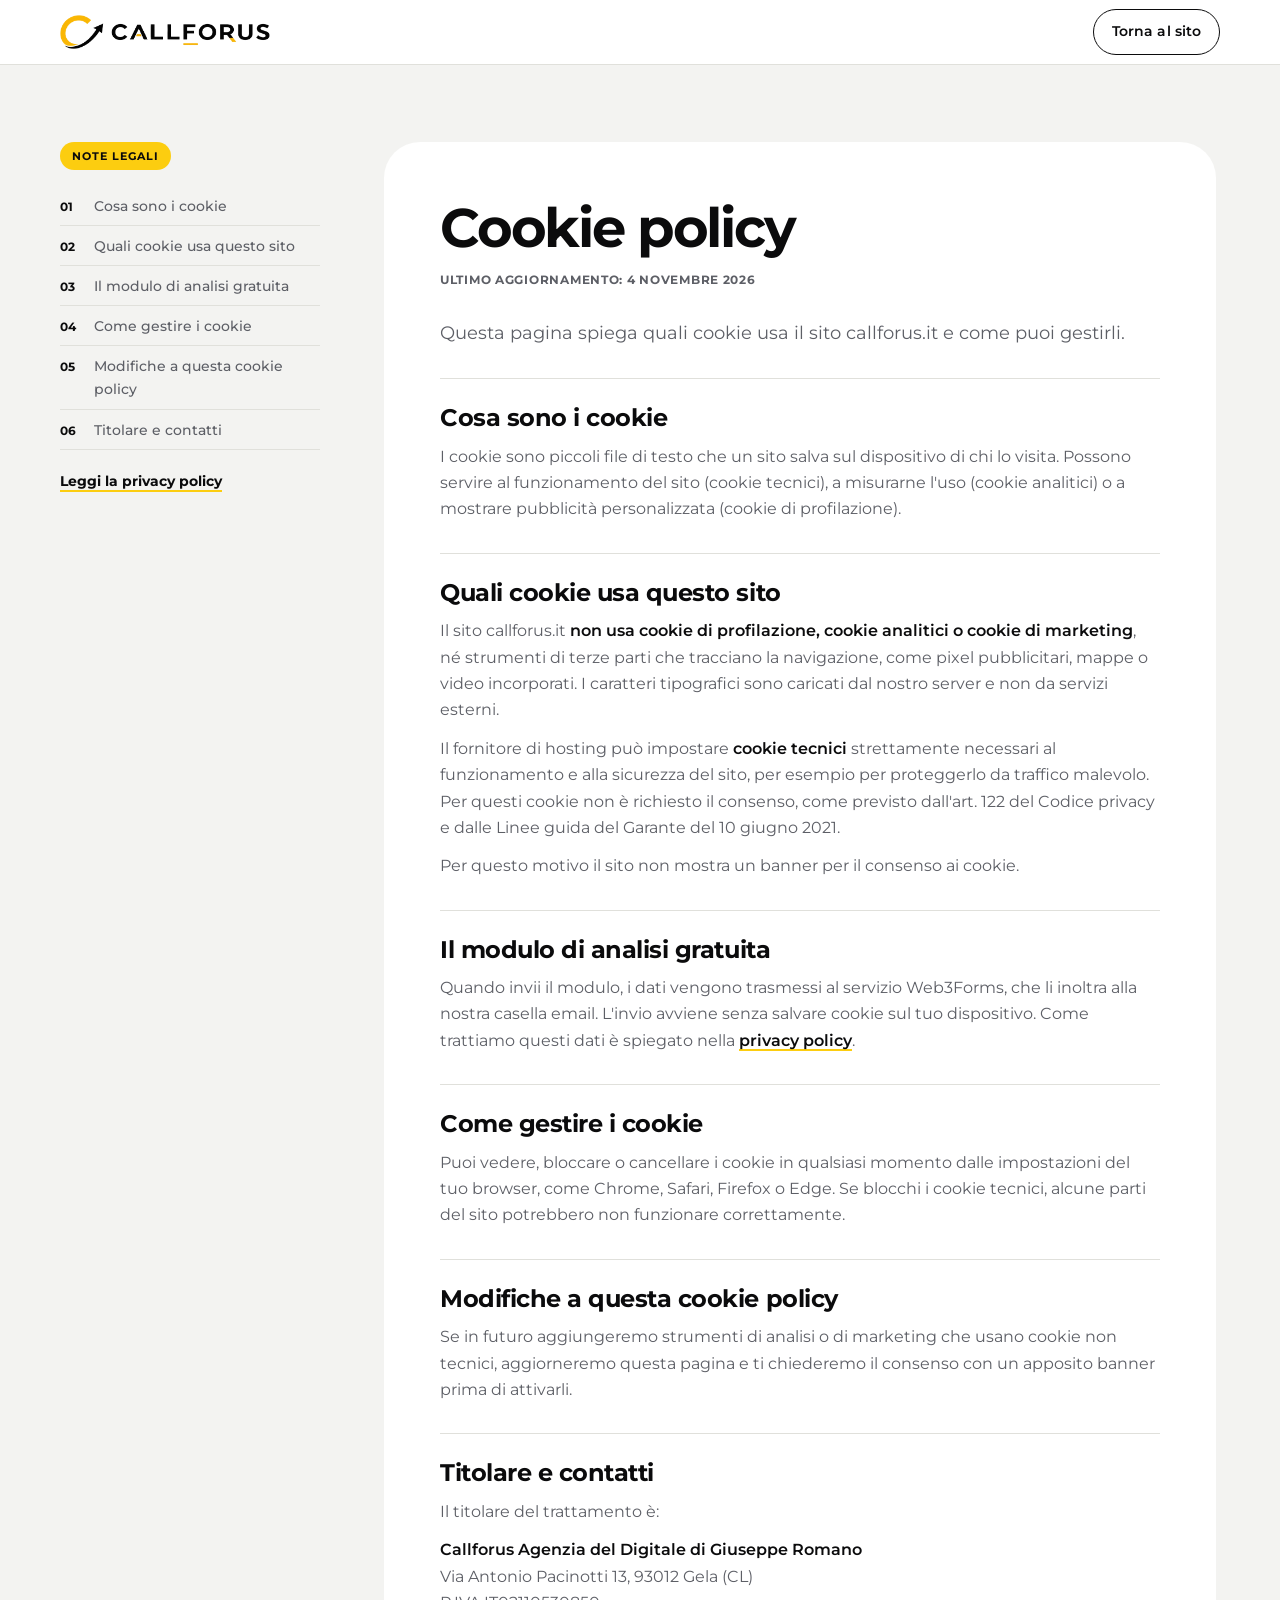
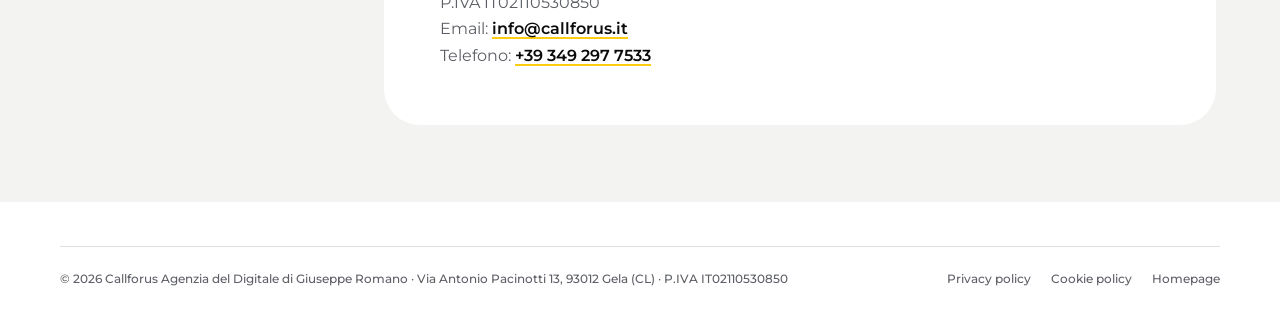
<file: cookie-policy.html>
<!doctype html>
<html lang="it">
<head>
<meta charset="utf-8">
<meta name="viewport" content="width=device-width, initial-scale=1, viewport-fit=cover">
<title>Cookie policy | Callforus</title>
<meta name="description" content="Cookie policy di Callforus: il sito usa solo cookie tecnici, senza cookie di profilazione o analitici.">
<meta name="robots" content="index, follow">
<link rel="canonical" href="https://callforus.it/cookie-policy.html">
<meta name="theme-color" content="#FFFFFF">
<link rel="icon" type="image/png" sizes="32x32" href="assets/img/favicon-32.png">
<link rel="apple-touch-icon" href="assets/img/apple-touch-icon.png">
<link rel="preload" href="assets/fonts/montserrat-latin-400-normal.woff2" as="font" type="font/woff2" crossorigin>
<link rel="stylesheet" href="assets/css/style.css">
</head>
<body class="page-legal">
<header class="top is-scrolled">
  <div class="wrap top-in">
    <a class="brand" href="index.html" aria-label="Callforus, torna alla homepage"><img src="assets/img/logo-orizzontale.webp" alt="Callforus" width="210" height="34"></a>
    <div class="top-cta"><a class="btn btn--line" href="index.html">Torna al sito</a></div>
  </div>
</header>

<main class="legal-main">
  <div class="wrap legal-wrap">
    <aside class="legal-side">
      <span class="pill">Note legali</span>
      <nav aria-label="Indice"><ol><li><a href="#cosa-sono">Cosa sono i cookie</a></li><li><a href="#cookie-sito">Quali cookie usa questo sito</a></li><li><a href="#modulo">Il modulo di analisi gratuita</a></li><li><a href="#gestione">Come gestire i cookie</a></li><li><a href="#modifiche">Modifiche a questa cookie policy</a></li><li><a href="#contatti">Titolare e contatti</a></li></ol></nav>
      <p class="legal-alt"><a href="privacy-policy.html">Leggi la privacy policy</a></p>
    </aside>
    <article class="legal-doc">
      <h1>Cookie policy</h1>
      <p class="legal-upd">Ultimo aggiornamento: 4 novembre 2026</p>
      <p class="legal-lead">Questa pagina spiega quali cookie usa il sito callforus.it e come puoi gestirli.</p>
      <section id="cosa-sono">
        <h2>Cosa sono i cookie</h2>
        <p>I cookie sono piccoli file di testo che un sito salva sul dispositivo di chi lo visita. Possono servire al funzionamento del sito (cookie tecnici), a misurarne l'uso (cookie analitici) o a mostrare pubblicità personalizzata (cookie di profilazione).</p>
      </section>
      <section id="cookie-sito">
        <h2>Quali cookie usa questo sito</h2>
        <p>Il sito callforus.it <strong>non usa cookie di profilazione, cookie analitici o cookie di marketing</strong>, né strumenti di terze parti che tracciano la navigazione, come pixel pubblicitari, mappe o video incorporati. I caratteri tipografici sono caricati dal nostro server e non da servizi esterni.</p>
        <p>Il fornitore di hosting può impostare <strong>cookie tecnici</strong> strettamente necessari al funzionamento e alla sicurezza del sito, per esempio per proteggerlo da traffico malevolo. Per questi cookie non è richiesto il consenso, come previsto dall'art. 122 del Codice privacy e dalle Linee guida del Garante del 10 giugno 2021.</p>
        <p>Per questo motivo il sito non mostra un banner per il consenso ai cookie.</p>
      </section>
      <section id="modulo">
        <h2>Il modulo di analisi gratuita</h2>
        <p>Quando invii il modulo, i dati vengono trasmessi al servizio Web3Forms, che li inoltra alla nostra casella email. L'invio avviene senza salvare cookie sul tuo dispositivo. Come trattiamo questi dati è spiegato nella <a href="privacy-policy.html">privacy policy</a>.</p>
      </section>
      <section id="gestione">
        <h2>Come gestire i cookie</h2>
        <p>Puoi vedere, bloccare o cancellare i cookie in qualsiasi momento dalle impostazioni del tuo browser, come Chrome, Safari, Firefox o Edge. Se blocchi i cookie tecnici, alcune parti del sito potrebbero non funzionare correttamente.</p>
      </section>
      <section id="modifiche">
        <h2>Modifiche a questa cookie policy</h2>
        <p>Se in futuro aggiungeremo strumenti di analisi o di marketing che usano cookie non tecnici, aggiorneremo questa pagina e ti chiederemo il consenso con un apposito banner prima di attivarli.</p>
      </section>
      <section id="contatti">
        <h2>Titolare e contatti</h2>
        <p>Il titolare del trattamento è:</p>
        <p><strong>Callforus Agenzia del Digitale di Giuseppe Romano</strong><br>Via Antonio Pacinotti 13, 93012 Gela (CL)<br>P.IVA IT02110530850<br>Email: <a href="mailto:info@callforus.it">info@callforus.it</a><br>Telefono: <a href="tel:+393492977533">+39 349 297 7533</a></p>
      </section>
    </article>
  </div>
</main>

<footer class="foot">
  <div class="wrap">
    <div class="legal">
      <span>© 2026 Callforus Agenzia del Digitale di Giuseppe Romano · Via Antonio Pacinotti 13, 93012 Gela (CL) · P.IVA IT02110530850</span>
      <nav aria-label="Note legali"><a href="privacy-policy.html">Privacy policy</a><a href="cookie-policy.html">Cookie policy</a><a href="index.html">Homepage</a></nav>
    </div>
  </div>
</footer>
</body>
</html>
</file>
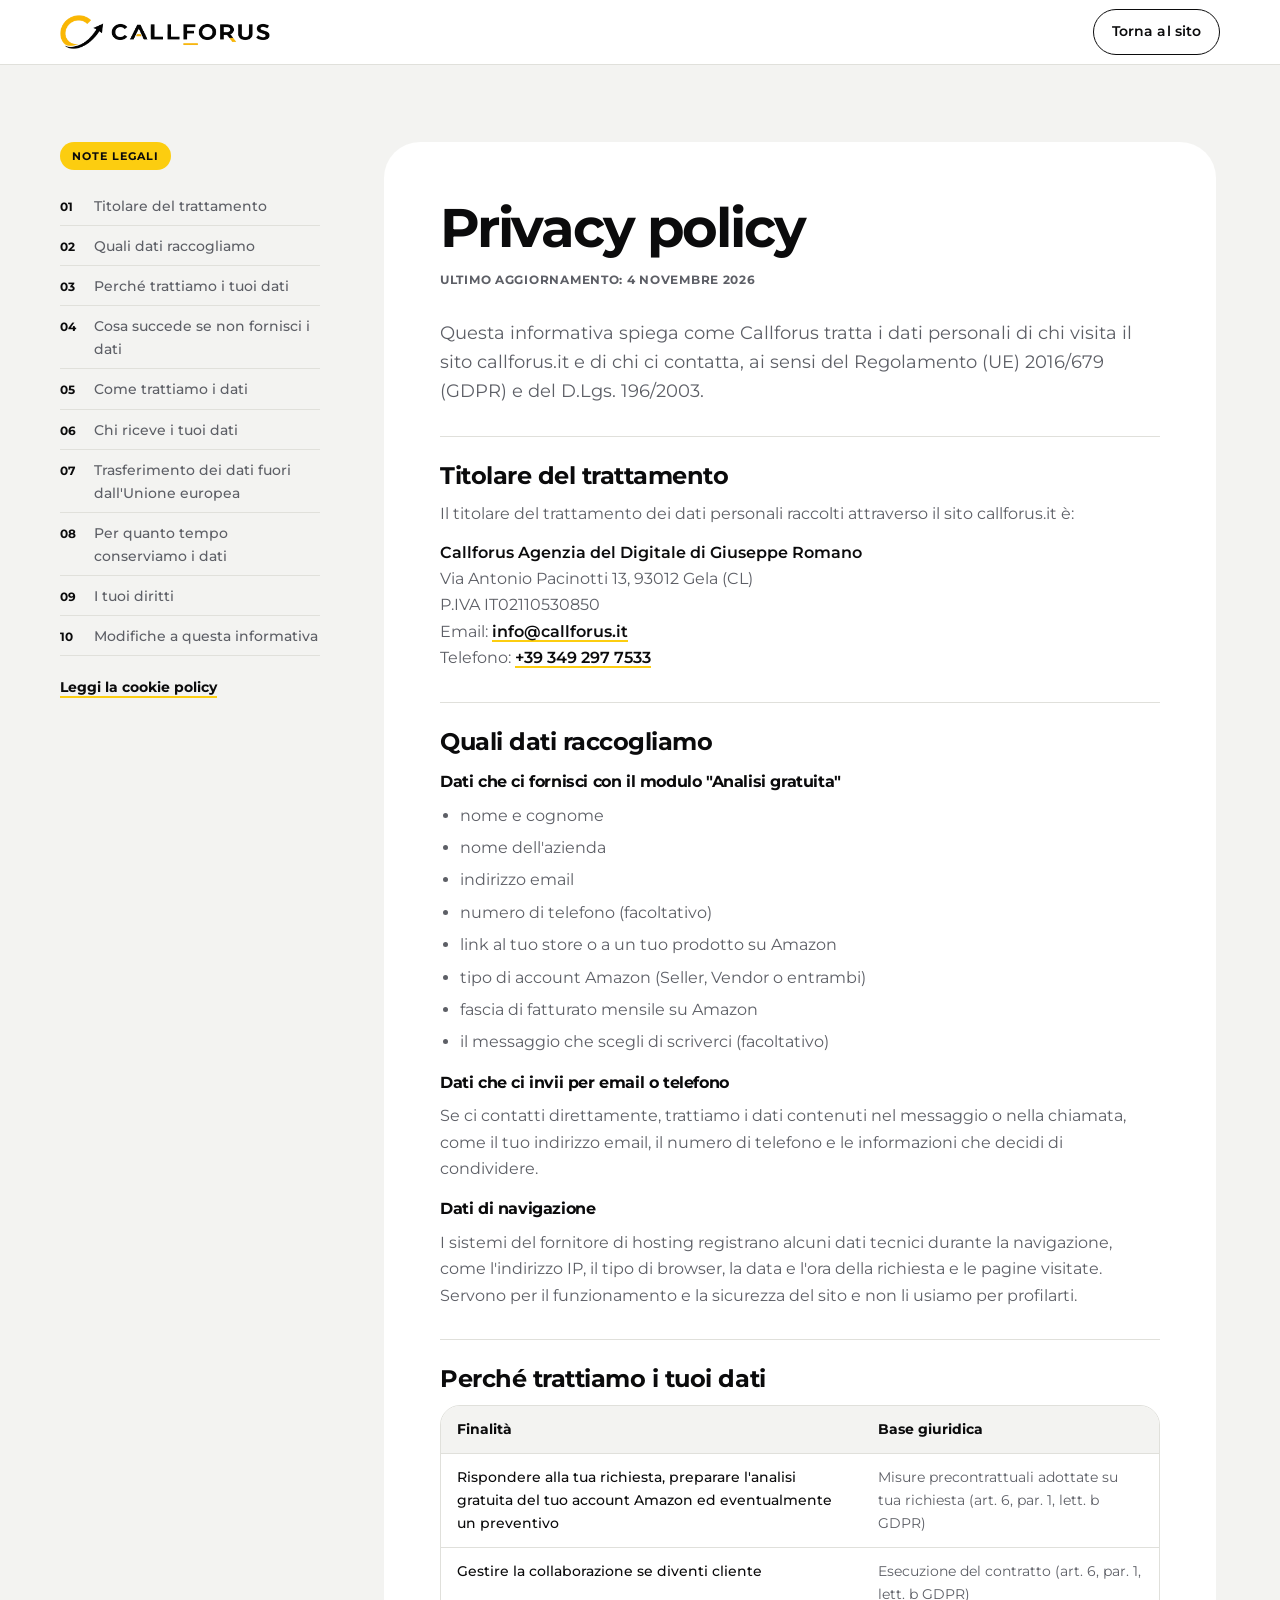
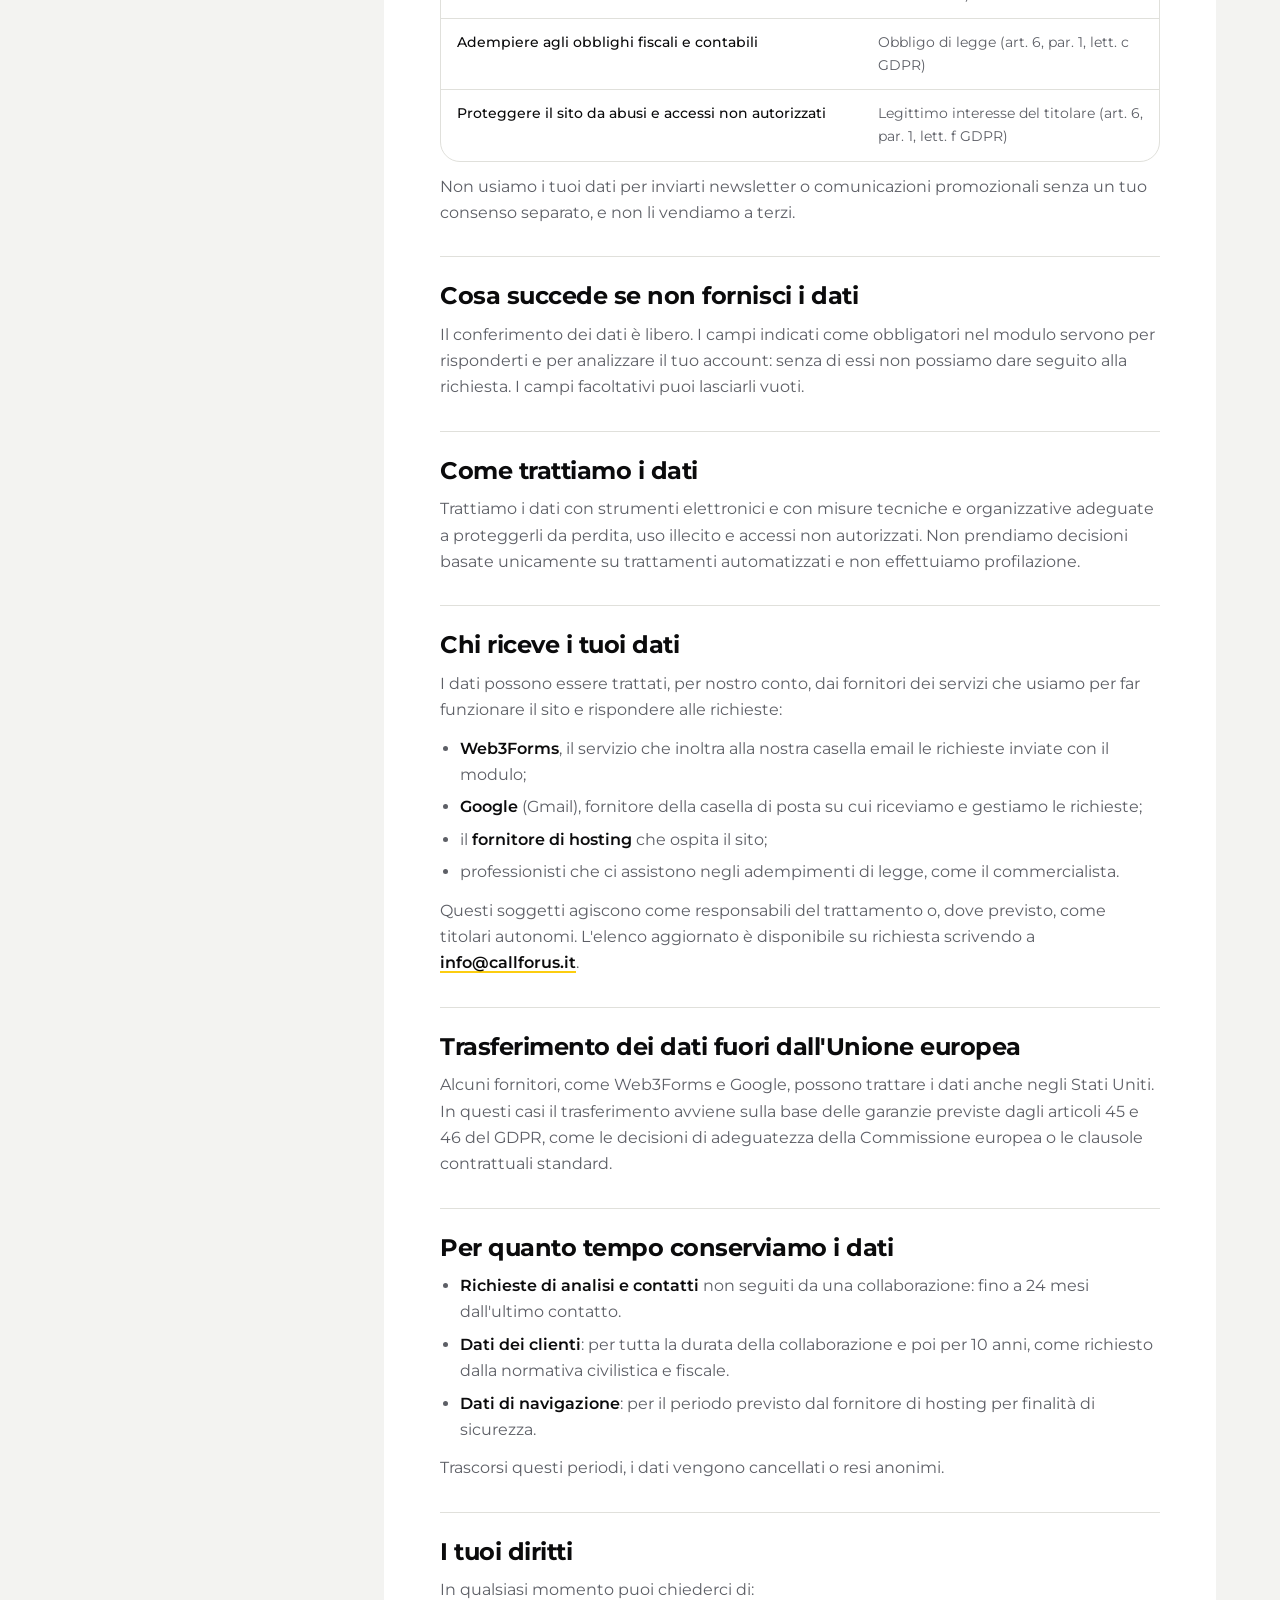
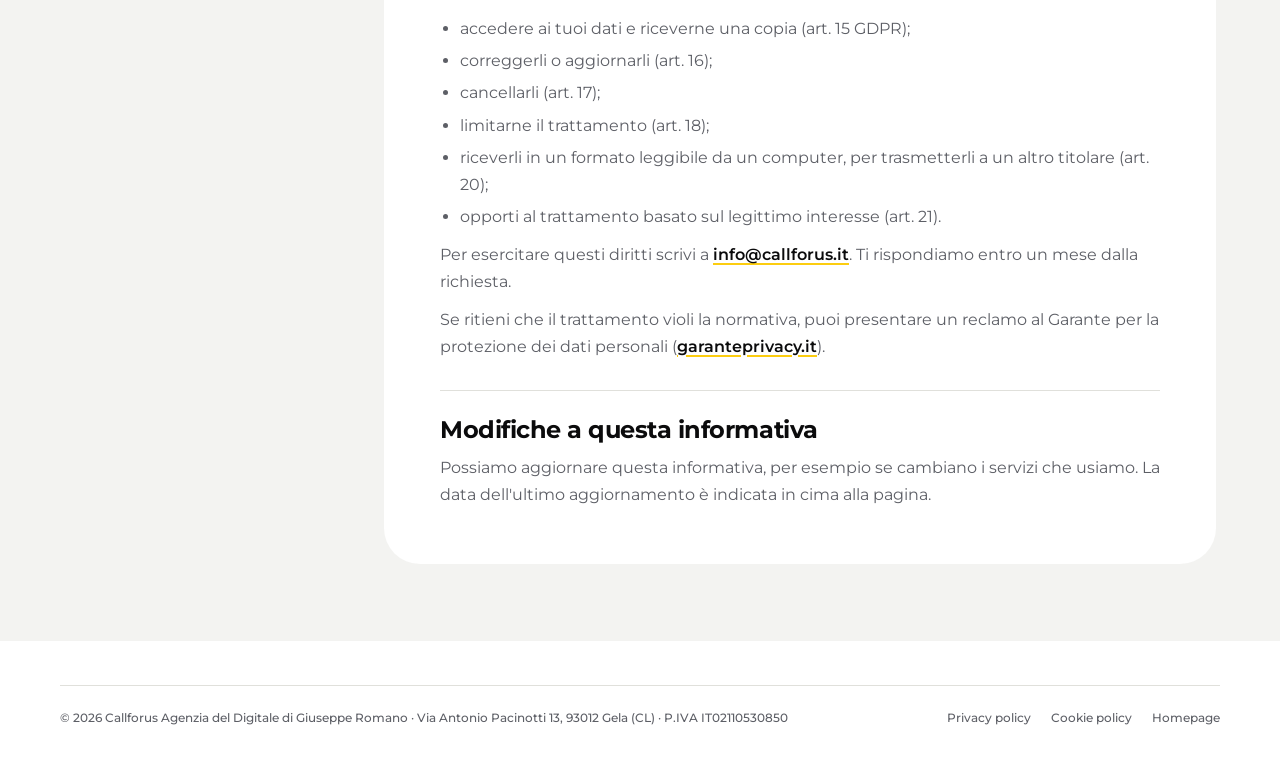
<file: privacy-policy.html>
<!doctype html>
<html lang="it">
<head>
<meta charset="utf-8">
<meta name="viewport" content="width=device-width, initial-scale=1, viewport-fit=cover">
<title>Privacy policy | Callforus</title>
<meta name="description" content="Informativa privacy di Callforus: quali dati raccogliamo con il sito e il modulo di analisi gratuita, perché li trattiamo e quali sono i tuoi diritti.">
<meta name="robots" content="index, follow">
<link rel="canonical" href="https://callforus.it/privacy-policy.html">
<meta name="theme-color" content="#FFFFFF">
<link rel="icon" type="image/png" sizes="32x32" href="assets/img/favicon-32.png">
<link rel="apple-touch-icon" href="assets/img/apple-touch-icon.png">
<link rel="preload" href="assets/fonts/montserrat-latin-400-normal.woff2" as="font" type="font/woff2" crossorigin>
<link rel="stylesheet" href="assets/css/style.css">
</head>
<body class="page-legal">
<header class="top is-scrolled">
  <div class="wrap top-in">
    <a class="brand" href="index.html" aria-label="Callforus, torna alla homepage"><img src="assets/img/logo-orizzontale.webp" alt="Callforus" width="210" height="34"></a>
    <div class="top-cta"><a class="btn btn--line" href="index.html">Torna al sito</a></div>
  </div>
</header>

<main class="legal-main">
  <div class="wrap legal-wrap">
    <aside class="legal-side">
      <span class="pill">Note legali</span>
      <nav aria-label="Indice"><ol><li><a href="#titolare">Titolare del trattamento</a></li><li><a href="#dati">Quali dati raccogliamo</a></li><li><a href="#finalita">Perché trattiamo i tuoi dati</a></li><li><a href="#conferimento">Cosa succede se non fornisci i dati</a></li><li><a href="#modalita">Come trattiamo i dati</a></li><li><a href="#destinatari">Chi riceve i tuoi dati</a></li><li><a href="#estero">Trasferimento dei dati fuori dall'Unione europea</a></li><li><a href="#conservazione">Per quanto tempo conserviamo i dati</a></li><li><a href="#diritti">I tuoi diritti</a></li><li><a href="#modifiche">Modifiche a questa informativa</a></li></ol></nav>
      <p class="legal-alt"><a href="cookie-policy.html">Leggi la cookie policy</a></p>
    </aside>
    <article class="legal-doc">
      <h1>Privacy policy</h1>
      <p class="legal-upd">Ultimo aggiornamento: 4 novembre 2026</p>
      <p class="legal-lead">Questa informativa spiega come Callforus tratta i dati personali di chi visita il sito callforus.it e di chi ci contatta, ai sensi del Regolamento (UE) 2016/679 (GDPR) e del D.Lgs. 196/2003.</p>
      <section id="titolare">
        <h2>Titolare del trattamento</h2>
        <p>Il titolare del trattamento dei dati personali raccolti attraverso il sito callforus.it è:</p>
        <p><strong>Callforus Agenzia del Digitale di Giuseppe Romano</strong><br>Via Antonio Pacinotti 13, 93012 Gela (CL)<br>P.IVA IT02110530850<br>Email: <a href="mailto:info@callforus.it">info@callforus.it</a><br>Telefono: <a href="tel:+393492977533">+39 349 297 7533</a></p>
      </section>
      <section id="dati">
        <h2>Quali dati raccogliamo</h2>
        <h3>Dati che ci fornisci con il modulo "Analisi gratuita"</h3>
        <ul><li>nome e cognome</li><li>nome dell'azienda</li><li>indirizzo email</li><li>numero di telefono (facoltativo)</li><li>link al tuo store o a un tuo prodotto su Amazon</li><li>tipo di account Amazon (Seller, Vendor o entrambi)</li><li>fascia di fatturato mensile su Amazon</li><li>il messaggio che scegli di scriverci (facoltativo)</li></ul>
        <h3>Dati che ci invii per email o telefono</h3>
        <p>Se ci contatti direttamente, trattiamo i dati contenuti nel messaggio o nella chiamata, come il tuo indirizzo email, il numero di telefono e le informazioni che decidi di condividere.</p>
        <h3>Dati di navigazione</h3>
        <p>I sistemi del fornitore di hosting registrano alcuni dati tecnici durante la navigazione, come l'indirizzo IP, il tipo di browser, la data e l'ora della richiesta e le pagine visitate. Servono per il funzionamento e la sicurezza del sito e non li usiamo per profilarti.</p>
      </section>
      <section id="finalita">
        <h2>Perché trattiamo i tuoi dati</h2>
        <div class="legal-table" role="region" aria-label="Finalità e basi giuridiche" tabindex="0">
          <table>
            <thead><tr><th scope="col">Finalità</th><th scope="col">Base giuridica</th></tr></thead>
            <tbody>
              <tr><td>Rispondere alla tua richiesta, preparare l'analisi gratuita del tuo account Amazon ed eventualmente un preventivo</td><td>Misure precontrattuali adottate su tua richiesta (art. 6, par. 1, lett. b GDPR)</td></tr>
              <tr><td>Gestire la collaborazione se diventi cliente</td><td>Esecuzione del contratto (art. 6, par. 1, lett. b GDPR)</td></tr>
              <tr><td>Adempiere agli obblighi fiscali e contabili</td><td>Obbligo di legge (art. 6, par. 1, lett. c GDPR)</td></tr>
              <tr><td>Proteggere il sito da abusi e accessi non autorizzati</td><td>Legittimo interesse del titolare (art. 6, par. 1, lett. f GDPR)</td></tr>
            </tbody>
          </table>
        </div>
        <p>Non usiamo i tuoi dati per inviarti newsletter o comunicazioni promozionali senza un tuo consenso separato, e non li vendiamo a terzi.</p>
      </section>
      <section id="conferimento">
        <h2>Cosa succede se non fornisci i dati</h2>
        <p>Il conferimento dei dati è libero. I campi indicati come obbligatori nel modulo servono per risponderti e per analizzare il tuo account: senza di essi non possiamo dare seguito alla richiesta. I campi facoltativi puoi lasciarli vuoti.</p>
      </section>
      <section id="modalita">
        <h2>Come trattiamo i dati</h2>
        <p>Trattiamo i dati con strumenti elettronici e con misure tecniche e organizzative adeguate a proteggerli da perdita, uso illecito e accessi non autorizzati. Non prendiamo decisioni basate unicamente su trattamenti automatizzati e non effettuiamo profilazione.</p>
      </section>
      <section id="destinatari">
        <h2>Chi riceve i tuoi dati</h2>
        <p>I dati possono essere trattati, per nostro conto, dai fornitori dei servizi che usiamo per far funzionare il sito e rispondere alle richieste:</p>
        <ul>
          <li><strong>Web3Forms</strong>, il servizio che inoltra alla nostra casella email le richieste inviate con il modulo;</li>
          <li><strong>Google</strong> (Gmail), fornitore della casella di posta su cui riceviamo e gestiamo le richieste;</li>
          <li>il <strong>fornitore di hosting</strong> che ospita il sito;</li>
          <li>professionisti che ci assistono negli adempimenti di legge, come il commercialista.</li>
        </ul>
        <p>Questi soggetti agiscono come responsabili del trattamento o, dove previsto, come titolari autonomi. L'elenco aggiornato è disponibile su richiesta scrivendo a <a href="mailto:info@callforus.it">info@callforus.it</a>.</p>
      </section>
      <section id="estero">
        <h2>Trasferimento dei dati fuori dall'Unione europea</h2>
        <p>Alcuni fornitori, come Web3Forms e Google, possono trattare i dati anche negli Stati Uniti. In questi casi il trasferimento avviene sulla base delle garanzie previste dagli articoli 45 e 46 del GDPR, come le decisioni di adeguatezza della Commissione europea o le clausole contrattuali standard.</p>
      </section>
      <section id="conservazione">
        <h2>Per quanto tempo conserviamo i dati</h2>
        <ul>
          <li><strong>Richieste di analisi e contatti</strong> non seguiti da una collaborazione: fino a 24 mesi dall'ultimo contatto.</li>
          <li><strong>Dati dei clienti</strong>: per tutta la durata della collaborazione e poi per 10 anni, come richiesto dalla normativa civilistica e fiscale.</li>
          <li><strong>Dati di navigazione</strong>: per il periodo previsto dal fornitore di hosting per finalità di sicurezza.</li>
        </ul>
        <p>Trascorsi questi periodi, i dati vengono cancellati o resi anonimi.</p>
      </section>
      <section id="diritti">
        <h2>I tuoi diritti</h2>
        <p>In qualsiasi momento puoi chiederci di:</p>
        <ul>
          <li>accedere ai tuoi dati e riceverne una copia (art. 15 GDPR);</li>
          <li>correggerli o aggiornarli (art. 16);</li>
          <li>cancellarli (art. 17);</li>
          <li>limitarne il trattamento (art. 18);</li>
          <li>riceverli in un formato leggibile da un computer, per trasmetterli a un altro titolare (art. 20);</li>
          <li>opporti al trattamento basato sul legittimo interesse (art. 21).</li>
        </ul>
        <p>Per esercitare questi diritti scrivi a <a href="mailto:info@callforus.it">info@callforus.it</a>. Ti rispondiamo entro un mese dalla richiesta.</p>
        <p>Se ritieni che il trattamento violi la normativa, puoi presentare un reclamo al Garante per la protezione dei dati personali (<a href="https://www.garanteprivacy.it" target="_blank" rel="noopener">garanteprivacy.it</a>).</p>
      </section>
      <section id="modifiche">
        <h2>Modifiche a questa informativa</h2>
        <p>Possiamo aggiornare questa informativa, per esempio se cambiano i servizi che usiamo. La data dell'ultimo aggiornamento è indicata in cima alla pagina.</p>
      </section>
    </article>
  </div>
</main>

<footer class="foot">
  <div class="wrap">
    <div class="legal">
      <span>© 2026 Callforus Agenzia del Digitale di Giuseppe Romano · Via Antonio Pacinotti 13, 93012 Gela (CL) · P.IVA IT02110530850</span>
      <nav aria-label="Note legali"><a href="privacy-policy.html">Privacy policy</a><a href="cookie-policy.html">Cookie policy</a><a href="index.html">Homepage</a></nav>
    </div>
  </div>
</footer>
</body>
</html>
</file>
<file: assets/css/style.css>
/* Callforus — foglio di stile principale */
@font-face{font-family:"Montserrat";font-style:normal;font-weight:400;font-display:swap;src:url("../fonts/montserrat-latin-400-normal.woff2") format("woff2")}
@font-face{font-family:"Montserrat";font-style:normal;font-weight:500;font-display:swap;src:url("../fonts/montserrat-latin-500-normal.woff2") format("woff2")}
@font-face{font-family:"Montserrat";font-style:normal;font-weight:600;font-display:swap;src:url("../fonts/montserrat-latin-600-normal.woff2") format("woff2")}
@font-face{font-family:"Montserrat";font-style:normal;font-weight:700;font-display:swap;src:url("../fonts/montserrat-latin-700-normal.woff2") format("woff2")}
@font-face{font-family:"Montserrat";font-style:normal;font-weight:800;font-display:swap;src:url("../fonts/montserrat-latin-800-normal.woff2") format("woff2")}

/* Layout: light, airy agency site after the reference template. Soft-gray hero with an oversized staggered headline, an isometric FBA box and a phone dashboard; centered pill-labelled sections; a services carousel with one black active card; FAQ rows with round arrow buttons; a black rounded closing block that holds the audit form. One committed light look. */
:root{
  --white:#FFFFFF;
  --soft:#F3F3F1;        /* section ground, slight warm bias toward the yellow */
  --soft-2:#E9E9E5;
  --line:#E0E0DB;
  --ink:#0B0B0C;         /* black as in the logo */
  --ink-2:#1C1D20;
  --ink-line:#2C2D31;
  --muted:#5D5F66;       /* body gray, AA on white and soft */
  --muted-dark:#A3A5AB;  /* gray on black */
  --yellow:#FCCD10;      /* brand color from the manual */
  --yellow-soft:#FFF5C7;
  --ok:#1F9D5A;
  --warn:#C77700;
  --crit:#C8312F;
  --app-navy:#232F3E;   /* barra dell'app Amazon Seller */
  --app-navy-2:#37475A;

  --f:"Montserrat", ui-sans-serif, system-ui, -apple-system, "Segoe UI", Roboto, Arial, sans-serif;

  --t-xs:.75rem; --t-sm:.875rem; --t-md:1rem; --t-lg:1.125rem; --t-xl:1.375rem;
  --t-2xl:clamp(1.85rem,3.4vw,2.6rem);
  --t-hero:clamp(2.9rem,9.2vw,7.4rem);

  --r-sm:12px; --r-md:20px; --r-lg:28px; --r-xl:36px;
  --wrap:1200px;
  color-scheme:light;
}
*{box-sizing:border-box}
html,body{margin:0}
[hidden]{display:none!important}
html{scroll-behavior:smooth;scroll-padding-top:90px}
@media (prefers-reduced-motion:reduce){html{scroll-behavior:auto}*,*::before,*::after{transition:none!important;animation:none!important}}
body{background:var(--white);color:var(--ink);font-family:var(--f);font-size:var(--t-md);line-height:1.65;-webkit-font-smoothing:antialiased;text-rendering:optimizeLegibility}
body::before{content:"";position:fixed;inset:0 0 auto;height:env(safe-area-inset-top,0px);z-index:60;background:var(--white)}
h1,h2,h3,h4{margin:0;font-weight:700;line-height:1.1;letter-spacing:-.025em;text-wrap:balance}
p{margin:0}
a{color:inherit}
img,svg{display:block;max-width:100%}
:focus-visible{outline:2.5px solid var(--ink);outline-offset:3px;border-radius:8px}
.sr-only{position:absolute;width:1px;height:1px;overflow:hidden;clip:rect(0 0 0 0);white-space:nowrap}

.wrap{max-width:var(--wrap);margin:0 auto;padding-left:max(20px,env(safe-area-inset-left,0px));padding-right:max(20px,env(safe-area-inset-right,0px))}
.section{padding-block:clamp(72px,10vw,128px)}
.section--soft{background:var(--soft)}

/* Pill label, as in the template, in brand yellow */
.pill{display:inline-flex;align-items:center;gap:6px;width:fit-content;background:var(--yellow);color:var(--ink);font-size:.6875rem;font-weight:700;letter-spacing:.09em;text-transform:uppercase;border-radius:999px;padding:5px 12px}
.head{display:grid;justify-items:center;text-align:center;gap:16px;max-width:44rem;margin:0 auto clamp(40px,6vw,64px)}
.head h2{font-size:var(--t-2xl)}
.head p{color:var(--muted);font-size:var(--t-lg);line-height:1.6;max-width:38rem}

/* Buttons */
.btn{display:inline-flex;align-items:center;justify-content:center;gap:10px;font-family:var(--f);font-weight:600;font-size:var(--t-sm);letter-spacing:.005em;text-decoration:none;border-radius:999px;padding:14px 24px;border:1.5px solid transparent;cursor:pointer;white-space:nowrap;transition:transform .15s ease,background-color .15s ease,color .15s ease,border-color .15s ease}
.btn:hover{transform:translateY(-1px)}
.btn svg{width:16px;height:16px;flex:none}
.btn--ink{background:var(--ink);color:var(--white)}
.btn--ink:hover{background:var(--ink-2)}
.btn--line{border-color:var(--ink);color:var(--ink);background:transparent}
.btn--white{background:var(--white);color:var(--ink)}
.btn--ghost-w{border-color:rgba(255,255,255,.55);color:var(--white)}
.btn--ghost-w:hover{border-color:var(--white)}
.btn--yellow{background:var(--yellow);color:var(--ink)}

/* Header */
.top{position:sticky;isolation:isolate;top:env(safe-area-inset-top,0px);z-index:50;background:rgba(255,255,255,.9);backdrop-filter:saturate(160%) blur(14px);-webkit-backdrop-filter:saturate(160%) blur(14px);border-bottom:1px solid transparent;transition:border-color .2s}
.top.is-scrolled{border-bottom-color:var(--line)}
.top-in{display:flex;align-items:center;justify-content:space-between;gap:24px;height:76px;transition:height .3s ease}
.top.is-scrolled .top-in{height:64px}
.progress{position:absolute;left:0;right:0;bottom:-1px;height:3px;pointer-events:none}
.progress span{display:block;height:100%;background:var(--yellow);transform-origin:left;transform:scaleX(0)}
.brand{display:block;flex:none}
.brand img{height:34px;width:auto}
.nav{display:flex;align-items:center;gap:30px}
.nav a{font-size:.6875rem;font-weight:600;letter-spacing:.1em;text-transform:uppercase;text-decoration:none;color:var(--ink);position:relative;padding-block:6px}
.nav a::after{content:"";position:absolute;left:0;right:100%;bottom:0;height:3px;border-radius:3px;background:var(--yellow);transition:right .2s ease}
.nav a:hover::after{right:0}
.top-cta{display:flex;align-items:center;gap:10px}
.menu-btn{display:none;width:46px;height:46px;border-radius:50%;border:1.5px solid var(--line);background:var(--white);cursor:pointer;align-items:center;justify-content:center}
.menu-btn .bars{display:block;width:18px;height:2px;background:var(--ink);border-radius:2px;position:relative}
.menu-btn .bars::before,.menu-btn .bars::after{content:"";position:absolute;left:0;width:18px;height:2px;background:var(--ink);border-radius:2px;transition:transform .2s}
.menu-btn .bars::before{top:-6px}.menu-btn .bars::after{top:6px}
.menu-btn[aria-expanded="true"] .bars{background:transparent}
.menu-btn[aria-expanded="true"] .bars::before{transform:translateY(6px) rotate(45deg)}
.menu-btn[aria-expanded="true"] .bars::after{transform:translateY(-6px) rotate(-45deg)}
.mobile-nav{border-top:1px solid var(--line);background:var(--white)}
.mobile-nav ul{list-style:none;margin:0;padding:12px 0 24px;display:grid}
.mobile-nav a{display:block;padding:14px 0;font-weight:600;font-size:var(--t-lg);text-decoration:none;border-bottom:1px solid var(--line)}
.mobile-nav .btn{margin-top:18px;width:100%}
@media (max-width:940px){.nav{display:none}.menu-btn{display:inline-flex}.top-cta .btn{display:none}}
@media (min-width:941px){.mobile-nav{display:none!important}}

/* Hero */
.hero{background:var(--soft);padding-block:clamp(36px,6vw,72px) 0;overflow:hidden}
.hero-grid{display:grid;grid-template-columns:minmax(0,1.15fr) minmax(0,.85fr);gap:24px;align-items:center}
.hero-title{container-type:inline-size;min-width:0}
.hero-eyebrow{display:flex;flex-wrap:wrap;gap:10px;align-items:center;margin-bottom:clamp(18px,3vw,30px)}
.hero-eyebrow .tag{font-size:.6875rem;font-weight:600;letter-spacing:.09em;text-transform:uppercase;color:var(--muted)}
.hero h1{font-size:var(--t-hero);font-size:min(6.25rem,14.5cqi);font-weight:700;line-height:.98;letter-spacing:-.045em;display:grid;gap:.02em}
.hero h1 > span{white-space:nowrap}
.hero h1 .l1{padding-left:.9em}
.hero h1 .l3{padding-left:.55em}
.hero h1 .mark{position:relative;white-space:nowrap}
.hero h1 .mark::after{content:"";position:absolute;left:.06em;right:.06em;bottom:-.02em;height:.11em;border-radius:.06em;background:var(--yellow)}
.hero-art{position:relative;min-width:0}
.hero-art svg{width:100%;height:auto}
.chip{position:absolute;display:inline-flex;align-items:center;gap:8px;background:var(--white);border:1.5px solid var(--ink);border-radius:999px;padding:7px 14px 7px 8px;font-size:var(--t-xs);font-weight:600;box-shadow:4px 4px 0 var(--ink);white-space:nowrap}
.chip i{width:22px;height:22px;border-radius:50%;background:var(--yellow);display:grid;place-items:center;font-style:normal}
.chip i svg{width:12px;height:12px}
.chip--a{top:27%;left:0}
.chip--b{bottom:18%;right:0}
.hero-low{display:grid;grid-template-columns:auto minmax(0,1fr);gap:clamp(24px,5vw,64px);align-items:end;margin-top:clamp(24px,4vw,40px)}
.hero-copy{display:grid;gap:22px;padding-bottom:clamp(40px,6vw,72px);max-width:30rem}
.hero-copy p{color:var(--muted);font-size:var(--t-lg);line-height:1.6}
.hero-copy p strong{color:var(--ink);font-weight:600}
.hero-actions{display:flex;flex-wrap:wrap;gap:12px;align-items:center}
.hero-actions .lnk{font-weight:600;font-size:var(--t-sm);text-decoration:none;border-bottom:2px solid var(--yellow);padding-bottom:2px}
@media (max-width:980px){
  .hero-grid{grid-template-columns:minmax(0,1fr)}
  .hero-art{max-width:520px;margin:0 auto;width:100%}
}
@media (max-width:640px){
  .hero-low{grid-template-columns:minmax(0,1fr)}
  .phone{order:2;margin:0 auto}
  .hero-copy{padding-bottom:8px}
  .hero h1 .l1{padding-left:.5em}.hero h1 .l3{padding-left:.25em}
}

/* Phone mockup (cropped at the bottom like the reference) */
.phone{width:min(270px,78vw);background:var(--white);border:2px solid var(--ink);border-bottom:0;border-radius:36px 36px 0 0;padding:16px 16px 0;display:grid;gap:12px;box-shadow:0 -10px 40px -20px rgba(0,0,0,.25)}
.phone-top{display:flex;justify-content:space-between;align-items:center;gap:10px}
.phone-top small{display:block;font-size:.625rem;color:var(--muted);font-weight:500}
.phone-top strong{font-size:.875rem;font-weight:700}
.phone-top img{width:30px;height:auto}
.phone-tabs{display:flex;gap:6px}
.phone-tabs span{font-size:.625rem;font-weight:600;border-radius:999px;padding:5px 10px;background:var(--soft);color:var(--muted)}
.phone-tabs span.on{background:var(--ink);color:var(--white)}
.phone-card{border-radius:16px;background:var(--soft);padding:12px;display:grid;gap:6px}
.phone-card .lab{font-size:.625rem;color:var(--muted);font-weight:600;letter-spacing:.04em;text-transform:uppercase;display:flex;justify-content:space-between}
.phone-card .num{font-size:1.375rem;font-weight:700;letter-spacing:-.02em;font-variant-numeric:tabular-nums;display:flex;align-items:baseline;gap:8px}
.phone-card .num em{font-style:normal;font-size:.6875rem;font-weight:700;color:var(--ok)}
.spark{height:46px;width:100%}
.phone-rows{display:grid;grid-template-columns:1fr 1fr;gap:8px;padding-bottom:6px}
.phone-rows div{border:1px solid var(--line);border-radius:12px;padding:8px 10px}
.phone-rows small{display:block;font-size:.5625rem;color:var(--muted);font-weight:600;text-transform:uppercase;letter-spacing:.04em}
.phone-rows b{font-size:.875rem;font-variant-numeric:tabular-nums}

/* Marketplace strip */
.strip{border-bottom:1px solid var(--line);background:var(--white)}
.strip-in{display:flex;align-items:center;gap:14px 32px;padding-block:22px}
.strip-in > p{flex:none}
@media (max-width:760px){.strip-in{flex-direction:column;align-items:flex-start}}
.strip-in p{font-size:var(--t-xs);font-weight:600;letter-spacing:.09em;text-transform:uppercase;color:var(--muted)}
.marquee{flex:1;min-width:0;width:100%;overflow:hidden;-webkit-mask-image:linear-gradient(90deg,transparent,#000 6%,#000 94%,transparent);mask-image:linear-gradient(90deg,transparent,#000 6%,#000 94%,transparent)}
.marquee-track{display:flex;width:max-content}
.markets{display:flex;flex-wrap:nowrap;gap:10px;list-style:none;margin:0;padding:0 10px 0 0}
.markets li{font-size:var(--t-sm);font-weight:600;border:1px solid var(--line);border-radius:999px;padding:6px 14px;font-variant-numeric:tabular-nums;white-space:nowrap}
.markets li.alt{background:var(--soft);border-color:var(--soft)}

/* Problems */
.probs{display:grid;grid-template-columns:repeat(3,minmax(0,1fr));gap:20px}
@media (max-width:900px){.probs{grid-template-columns:minmax(0,1fr)}}
.prob{border:1.5px solid var(--line);border-radius:var(--r-lg);padding:30px 28px;display:grid;gap:14px;align-content:start;background:var(--white)}
.prob-ico{width:48px;height:48px;border-radius:14px;background:var(--soft);display:grid;place-items:center}
.prob-ico svg{width:24px;height:24px}
.prob .k{font-size:var(--t-xs);font-weight:700;letter-spacing:.08em;text-transform:uppercase;color:var(--muted)}
.prob h3{font-size:var(--t-xl)}
.prob p{color:var(--muted)}

/* Services carousel */
.carousel{position:relative}
.track{display:flex;gap:20px;overflow-x:auto;scroll-snap-type:x mandatory;scrollbar-width:none;padding-block:12px 8px;padding-inline:max(20px,calc(50% - 170px))}
.track::-webkit-scrollbar{display:none}
.svc{flex:0 0 min(340px,84vw);scroll-snap-align:center;border:1.5px solid var(--ink);border-radius:var(--r-lg);background:var(--white);padding:32px 28px 30px;display:grid;gap:14px;align-content:start;transition:background-color .3s ease,color .3s ease,transform .3s ease}
.svc-ico{width:52px;height:52px;border-radius:16px;background:var(--soft);display:grid;place-items:center;transition:background-color .3s}
.svc-ico svg{width:26px;height:26px}
.svc .k{font-size:var(--t-xs);font-weight:700;letter-spacing:.08em;text-transform:uppercase;color:var(--muted);transition:color .3s}
.svc h3{font-size:var(--t-xl)}
.svc p{color:var(--muted);font-size:var(--t-md);transition:color .3s}
.svc ul{list-style:none;margin:2px 0 0;padding:0;display:flex;flex-wrap:wrap;gap:6px}
.svc li{font-size:.6875rem;font-weight:600;border-radius:999px;padding:4px 10px;background:var(--soft);transition:background-color .3s,color .3s}
.svc.is-active{background:var(--ink);color:var(--white)}
.svc.is-active .svc-ico{background:var(--yellow)}
.svc.is-active .k{color:var(--yellow)}
.svc.is-active p{color:var(--muted-dark)}
.svc.is-active li{background:var(--ink-line);color:var(--white)}
.car-nav{display:flex;justify-content:center;align-items:center;gap:16px;margin-top:28px}
.car-btn{width:48px;height:48px;border-radius:50%;border:1.5px solid var(--ink);background:var(--white);display:grid;place-items:center;cursor:pointer;transition:background-color .15s}
.car-btn:hover{background:var(--yellow)}
.car-btn svg{width:18px;height:18px}
.dots{display:flex;gap:6px}
.dots span{width:8px;height:8px;border-radius:99px;background:var(--line);transition:width .25s,background-color .25s}
.dots span.on{width:26px;background:var(--ink)}

/* AI tools */
.tools{display:grid;grid-template-columns:repeat(2,minmax(0,1fr));gap:20px}
@media (max-width:900px){.tools{grid-template-columns:minmax(0,1fr)}}
.tool{border-radius:var(--r-xl);padding:clamp(26px,3.5vw,40px);display:grid;gap:20px;align-content:start;min-width:0}
.tool--ink{background:var(--ink);color:var(--white)}
.tool--white{background:var(--white);border:1.5px solid var(--line)}
.tool .k{font-size:var(--t-xs);font-weight:700;letter-spacing:.08em;text-transform:uppercase}
.tool--ink .k{color:var(--yellow)}
.tool--white .k{color:var(--muted)}
.tool h3{font-size:clamp(1.4rem,2.4vw,1.75rem)}
.tool p{font-size:var(--t-md)}
.tool--ink p{color:var(--muted-dark)}
.tool--white p{color:var(--muted)}
.demo{border-radius:var(--r-md);padding:18px;display:grid;gap:12px;font-size:var(--t-sm);overflow-x:auto}
.tool--ink .demo{background:var(--ink-2);border:1px solid var(--ink-line)}
.tool--white .demo{background:var(--soft)}
.demo-row{display:flex;justify-content:space-between;gap:16px;white-space:nowrap}
.tool--ink .demo-row span{color:var(--muted-dark)}
.tool--white .demo-row span{color:var(--muted)}
.demo-row b{font-weight:600;font-variant-numeric:tabular-nums}
.slots{display:grid;grid-template-columns:repeat(7,minmax(34px,1fr));gap:6px}
.slots span{aspect-ratio:1;border-radius:10px;display:grid;place-items:center;font-size:.5625rem;font-weight:700;letter-spacing:.04em;background:var(--yellow);color:var(--ink)}
.bar{height:6px;border-radius:99px;background:var(--soft-2);overflow:hidden}
.bar i{display:block;height:100%;background:var(--ink);border-radius:99px}

/* About */
.about{display:grid;grid-template-columns:minmax(0,.8fr) minmax(0,1.2fr);gap:clamp(36px,6vw,88px);align-items:center}
@media (max-width:880px){.about{grid-template-columns:minmax(0,1fr)}}
.about-copy{display:grid;gap:18px;max-width:40rem}
.about-copy h2{font-size:var(--t-2xl)}
.about-copy p{color:var(--muted)}
.about-copy p strong{color:var(--ink);font-weight:600}

/* FAQ, as in the reference */
.faq{max-width:52rem;margin:0 auto;display:grid;gap:6px}
.faq details{border-radius:var(--r-md);transition:background-color .2s}
.faq details[open]{background:var(--soft)}
.faq summary{list-style:none;cursor:pointer;display:flex;align-items:center;justify-content:space-between;gap:20px;padding:22px 24px;font-weight:600;font-size:var(--t-lg);line-height:1.35}
.faq summary::-webkit-details-marker{display:none}
.faq summary:hover .ar{background:var(--yellow);border-color:var(--yellow)}
.ar{flex:none;width:36px;height:36px;border-radius:50%;border:1.5px solid var(--ink);display:grid;place-items:center;transition:background-color .2s,transform .25s,color .2s,border-color .2s}
.ar svg{width:14px;height:14px}
.faq details[open] .ar{background:var(--ink);border-color:var(--ink);color:var(--white);transform:rotate(-90deg)}
.faq .ans{padding:0 24px 24px;color:var(--muted);max-width:44rem}
.faq-sep{height:1px;background:var(--line);margin:0 24px}

/* Closing block with form, as the template's black CTA */
.closing{padding-block:clamp(24px,4vw,48px) clamp(48px,6vw,72px)}
.cta{background:var(--ink);color:var(--white);border-radius:var(--r-xl);padding:clamp(28px,5vw,64px);display:grid;grid-template-columns:minmax(0,1fr) minmax(0,1fr);gap:clamp(32px,5vw,64px);align-items:start;position:relative;overflow:hidden}
@media (max-width:920px){.cta{grid-template-columns:minmax(0,1fr)}}
.cta-copy{display:grid;gap:22px;position:relative;z-index:1}
.cta-copy h2{font-size:clamp(2rem,4.2vw,3.25rem);letter-spacing:-.035em}
.cta-copy > p{color:var(--muted-dark);font-size:var(--t-lg);max-width:30rem}
.ticks{list-style:none;margin:0;padding:0;display:grid;grid-template-columns:repeat(2,minmax(0,max-content));gap:12px 26px}
@media (max-width:480px){.ticks{grid-template-columns:minmax(0,1fr)}}
.ticks li{display:flex;align-items:center;gap:10px;font-size:var(--t-sm);font-weight:500}
.ticks svg{width:16px;height:16px;color:var(--yellow);flex:none}
.cta-contacts{display:flex;flex-wrap:wrap;gap:10px}
.cta-contacts a{display:inline-flex;align-items:center;gap:9px;color:var(--white);text-decoration:none;font-weight:600;font-size:var(--t-sm);border:1.5px solid var(--ink-line);border-radius:99px;padding:9px 16px;transition:border-color .2s,background-color .2s,color .2s}
.cta-contacts a:hover{border-color:var(--yellow);background:var(--yellow);color:var(--ink)}
.cta-contacts svg{width:16px;height:16px;flex:none}
.cta-stat{display:flex;align-items:center;gap:18px;margin-top:10px;flex-wrap:wrap}
.bubbles{display:flex}
.bubbles span{width:46px;height:46px;border-radius:50%;border:2px solid var(--ink);background:var(--white);color:var(--ink);display:grid;place-items:center;font-size:var(--t-xs);font-weight:800;margin-left:-10px}
.bubbles span:first-child{margin-left:0;background:var(--yellow)}
.cta-stat b{font-size:clamp(2.6rem,5vw,3.6rem);font-weight:800;letter-spacing:-.05em;line-height:1}
.cta-stat small{display:block;font-size:var(--t-xs);color:var(--muted-dark);font-weight:500;line-height:1.4}
.cta-sym{position:absolute;right:-60px;bottom:-70px;width:300px;opacity:.07;pointer-events:none}
@media (max-width:920px){.cta-sym{display:none}}

.form{background:var(--white);color:var(--ink);border-radius:var(--r-lg);padding:clamp(22px,3vw,32px);display:grid;gap:14px;position:relative;z-index:1}
.form h3{font-size:var(--t-xl)}
.row2{display:grid;grid-template-columns:repeat(2,minmax(0,1fr));gap:14px}
@media (max-width:560px){.row2{grid-template-columns:minmax(0,1fr)}}
.field{display:grid;gap:6px;min-width:0}
.field label{font-size:var(--t-xs);font-weight:600;color:var(--ink)}
.field input,.field select,.field textarea{width:100%;font:inherit;font-size:var(--t-sm);color:var(--ink);background:var(--soft);border:1.5px solid transparent;border-radius:var(--r-sm);padding:12px 14px;transition:border-color .15s,background-color .15s}
.field textarea{min-height:88px;resize:vertical}
.field input::placeholder,.field textarea::placeholder{color:#8B8D93}
.field input:focus,.field select:focus,.field textarea:focus{outline:none;border-color:var(--ink);background:var(--white)}
.field input[aria-invalid="true"]{border-color:#C8312F;background:#FFF5F5}
.form-err{font-size:var(--t-xs);color:#C8312F;font-weight:600}
.hp{position:absolute;left:-9999px;width:1px;height:1px;overflow:hidden}
.check{display:grid;grid-template-columns:20px minmax(0,1fr);gap:10px;align-items:start;font-size:var(--t-xs);line-height:1.5;color:var(--muted);cursor:pointer}
.check input{width:18px;height:18px;margin:1px 0 0;accent-color:var(--ink);cursor:pointer}
.check a{color:var(--ink);font-weight:600}
.check.is-invalid span{color:#C8312F}
.form .btn:disabled{opacity:.6;cursor:progress;transform:none}
.form .btn{width:100%;padding-block:16px}
.fine{font-size:.6875rem;color:var(--muted);line-height:1.5}
.done{display:grid;gap:10px;justify-items:start;padding:12px 0}
.done i{width:48px;height:48px;border-radius:50%;background:var(--yellow);display:grid;place-items:center}
.done i svg{width:22px;height:22px}
.done strong{font-size:var(--t-xl)}
.done p{color:var(--muted)}

/* Footer, as the template */
.foot{padding-block:clamp(48px,6vw,72px) 36px;border-top:1px solid var(--line)}
.foot-grid{display:grid;grid-template-columns:minmax(0,1.5fr) repeat(3,minmax(0,1fr));gap:36px 32px}
@media (max-width:860px){.foot-grid{grid-template-columns:repeat(2,minmax(0,1fr))}.foot-brand{grid-column:1/-1}}
.foot-brand{display:grid;gap:16px;align-content:start;max-width:22rem}
.foot-brand img{height:32px;width:auto}
.foot-brand p{color:var(--muted);font-size:var(--t-sm)}
.social{display:flex;gap:10px}
.social a{width:38px;height:38px;border-radius:50%;border:1.5px solid var(--line);display:grid;place-items:center;transition:border-color .15s,background-color .15s}
.social a:hover{border-color:var(--ink);background:var(--yellow)}
.social svg{width:16px;height:16px}
.foot h4{font-size:var(--t-sm);font-weight:700;margin-bottom:14px;letter-spacing:0}
.foot ul{list-style:none;margin:0;padding:0;display:grid;gap:10px}
.foot ul a,.foot ul span{font-size:var(--t-sm);color:var(--muted);text-decoration:none}
.foot ul a:hover{color:var(--ink)}
.legal{margin-top:44px;padding-top:22px;border-top:1px solid var(--line);display:flex;flex-wrap:wrap;justify-content:space-between;gap:10px 24px;font-size:.75rem;font-weight:500;color:var(--muted);line-height:1.6}
.legal > span{max-width:52rem}
.legal nav{display:flex;flex-wrap:wrap;gap:8px 20px}
.legal a{text-decoration:none}
.legal a:hover{color:var(--ink)}

/* Smartphone: schermata app Amazon Seller */
.phone--app{padding:0;gap:0;overflow:hidden;position:relative;background:var(--soft)}
.app-bar{background:var(--app-navy);color:var(--white);display:flex;align-items:center;gap:10px;padding:16px 14px 12px}
.app-menu{width:18px;height:12px;flex:none;position:relative;border-top:2px solid var(--white);border-bottom:2px solid var(--white)}
.app-menu i{position:absolute;left:0;right:0;top:3px;height:2px;background:var(--white)}
.app-search{flex:1;min-width:0;display:flex;align-items:center;gap:6px;background:var(--white);color:var(--muted);border-radius:8px;padding:6px 8px;font-size:.625rem;font-weight:500;white-space:nowrap;overflow:hidden}
.app-search svg{width:12px;height:12px;flex:none;color:var(--app-navy)}
.app-bell{position:relative;width:20px;height:20px;flex:none}
.app-bell svg{width:20px;height:20px}
.app-bell b{position:absolute;top:-5px;right:-6px;min-width:15px;height:15px;border-radius:99px;background:var(--yellow);color:var(--ink);font-size:.5625rem;display:grid;place-items:center;padding:0 3px}
.app-body{display:grid;gap:8px;padding:10px 10px 12px}
.app-card{background:var(--white);border-radius:12px;padding:12px;display:grid;gap:4px}
.app-lab{display:flex;justify-content:space-between;align-items:center;font-size:.625rem;font-weight:700;color:var(--ink)}
.app-mkt{font-weight:600;color:var(--muted);border:1px solid var(--line);border-radius:99px;padding:1px 7px}
.app-num{font-size:1.5rem;font-weight:800;letter-spacing:-.03em;font-variant-numeric:tabular-nums;line-height:1.15}
.app-num small{font-size:.8125rem;font-weight:700;color:var(--muted)}
.app-sub{display:flex;justify-content:space-between;gap:6px;font-size:.5625rem;font-weight:600;color:var(--muted)}
.app-sub em{font-style:normal;color:var(--ok);font-weight:700}
.app-chart{width:100%;height:56px;margin-top:6px}
.app-grid{display:grid;grid-template-columns:repeat(3,minmax(0,1fr));gap:6px}
.app-grid div{background:var(--white);border-radius:10px;padding:8px;display:grid;gap:1px}
.app-grid b{font-size:1rem;font-variant-numeric:tabular-nums}
.app-grid small{font-size:.5rem;font-weight:600;color:var(--muted);line-height:1.25}
.app-row{display:flex;align-items:center;gap:8px;background:var(--white);border-radius:10px;padding:8px 10px;font-size:.625rem;font-weight:600}
.app-row span{flex:1;min-width:0}
.app-row b{font-size:.625rem;white-space:nowrap}
.app-row i{width:8px;height:8px;border-radius:50%;flex:none}
.app-row i.ok{background:var(--ok)}.app-row i.warn{background:var(--yellow);box-shadow:0 0 0 1.5px var(--ink) inset}
.app-tag{position:absolute;right:12px;bottom:10px;font-size:.5rem;font-weight:700;letter-spacing:.06em;text-transform:uppercase;color:var(--muted);background:var(--white);border:1px solid var(--line);border-radius:99px;padding:2px 7px}
.phone--app .app-body{padding-bottom:30px}

/* Agenti AI */
.agents{margin-top:20px;background:var(--ink);color:var(--white);border-radius:var(--r-xl);padding:clamp(26px,4vw,48px);display:grid;grid-template-columns:minmax(0,.8fr) minmax(0,1.2fr);gap:clamp(28px,4vw,56px);align-items:start}
@media (max-width:960px){.agents{grid-template-columns:minmax(0,1fr)}}
.agents-intro{display:grid;gap:16px;align-content:start}
.agents-intro .k{font-size:var(--t-xs);font-weight:700;letter-spacing:.08em;text-transform:uppercase;color:var(--yellow)}
.agents-intro h3{font-size:clamp(1.5rem,2.8vw,2.1rem);letter-spacing:-.03em}
.agents-intro p{color:var(--muted-dark)}
.agents-tags{list-style:none;margin:6px 0 0;padding:0;display:flex;flex-wrap:wrap;gap:8px}
.agents-tags li{font-size:var(--t-xs);font-weight:600;border:1px solid var(--ink-line);border-radius:99px;padding:5px 12px}
.agents-panel{background:var(--ink-2);border:1px solid var(--ink-line);border-radius:var(--r-lg);padding:8px;min-width:0}
.panel-top{display:flex;justify-content:space-between;align-items:center;gap:12px;padding:10px 12px 12px;font-size:var(--t-xs);font-weight:600;color:var(--muted-dark);flex-wrap:wrap}
.live{display:inline-flex;align-items:center;gap:8px;color:var(--white)}
.live i{width:8px;height:8px;border-radius:50%;background:var(--ok);box-shadow:0 0 0 0 rgba(31,157,90,.6)}
.agent-list{list-style:none;margin:0;padding:0;display:grid;gap:6px}
.agent{display:grid;grid-template-columns:auto minmax(0,1fr) auto;align-items:center;gap:14px;background:var(--ink);border:1px solid var(--ink-line);border-radius:16px;padding:14px 16px;transition:border-color .25s}
.agent:hover{border-color:var(--yellow)}
.ag-ico{width:40px;height:40px;border-radius:12px;background:var(--yellow);color:var(--ink);display:grid;place-items:center}
.ag-ico svg{width:20px;height:20px}
.ag-txt{display:grid;gap:2px;min-width:0}
.ag-txt b{font-size:var(--t-md);font-weight:700}
.ag-txt small{font-size:var(--t-xs);color:var(--muted-dark);line-height:1.45}
.ag-alert{display:inline-flex;align-items:center;gap:7px;font-size:.6875rem;font-weight:600;border-radius:99px;padding:5px 11px;background:var(--ink-2);border:1px solid var(--ink-line);white-space:nowrap}
.ag-alert i{width:7px;height:7px;border-radius:50%;flex:none}
.ag-alert.ok i{background:var(--ok)}.ag-alert.warn i{background:var(--yellow)}.ag-alert.crit i{background:#F0555A}
@media (max-width:640px){.agent{grid-template-columns:auto minmax(0,1fr)}.ag-alert{grid-column:1/-1;justify-self:start;white-space:normal}}

/* Metodo */
.method-grid{display:grid;grid-template-columns:minmax(0,.62fr) minmax(0,1.38fr);gap:clamp(36px,6vw,88px);align-items:start}
@media (max-width:960px){.method-grid{grid-template-columns:minmax(0,1fr)}}
.method-side{position:sticky;top:calc(env(safe-area-inset-top,0px) + 110px);display:grid;gap:20px;justify-items:start}
@media (max-width:960px){.method-side{position:static}}
.method-side h2{font-size:var(--t-2xl)}
.method-side > p{color:var(--muted);font-size:var(--t-lg);line-height:1.6}
.method-index{list-style:none;margin:6px 0 10px;padding:0;display:grid;gap:4px;width:100%}
.method-index li{display:flex;align-items:center;gap:14px;padding:10px 0;border-top:1px solid var(--line);font-weight:600;color:var(--muted);transition:color .3s}
.method-index li:last-child{border-bottom:1px solid var(--line)}
.method-index b{font-size:var(--t-xs);font-weight:800;font-variant-numeric:tabular-nums;width:34px;height:24px;border-radius:99px;display:grid;place-items:center;background:var(--soft-2);color:var(--muted);transition:background-color .3s,color .3s}
.method-index li.is-on{color:var(--ink)}
.method-index li.is-on b{background:var(--yellow);color:var(--ink)}
@media (max-width:960px){.method-index{display:none}}

.method-steps{list-style:none;margin:0;padding:0 0 0 64px;display:grid;gap:22px;position:relative;--fill:0}
.method-steps::before,.method-steps::after{content:"";position:absolute;left:21px;top:28px;bottom:28px;width:3px;border-radius:3px}
.method-steps::before{background:var(--soft-2)}
.method-steps::after{background:var(--ink);transform-origin:top;transform:scaleY(var(--fill))}
@media (max-width:560px){.method-steps{padding-left:0}.method-steps::before,.method-steps::after{display:none}}
.mstep{position:relative;background:var(--white);border:1.5px solid var(--line);border-radius:var(--r-xl);padding:clamp(22px,3vw,32px);display:grid;grid-template-columns:minmax(0,.95fr) minmax(0,1.05fr);gap:clamp(20px,3vw,32px);align-items:center;transition:border-color .35s,box-shadow .35s}
.mstep.is-on{border-color:var(--ink);box-shadow:0 22px 50px -30px rgba(11,11,12,.4)}
@media (max-width:760px){.mstep{grid-template-columns:minmax(0,1fr)}}
.mstep-dot{position:absolute;left:-64px;top:24px;width:45px;height:45px;border-radius:50%;background:var(--white);border:2px solid var(--ink);display:grid;place-items:center;font-size:var(--t-sm);font-weight:800;font-variant-numeric:tabular-nums;transition:background-color .3s,transform .4s cubic-bezier(.2,.7,.2,1);z-index:1}
.mstep.is-on .mstep-dot,.mstep.is-done .mstep-dot{background:var(--yellow)}
.mstep.is-on .mstep-dot{transform:scale(1.12)}
@media (max-width:560px){.mstep-dot{position:static;width:40px;height:40px;margin-bottom:-4px}}
.mstep-txt{display:grid;gap:10px;align-content:start}
.mstep-when{font-size:var(--t-xs);font-weight:700;letter-spacing:.08em;text-transform:uppercase;color:var(--muted)}
.mstep h3{font-size:clamp(1.35rem,2.4vw,1.75rem);letter-spacing:-.025em}
.mstep-txt > p{color:var(--muted)}
.mstep-get{display:grid;gap:2px;margin-top:4px;padding:12px 14px;border-radius:var(--r-sm);background:var(--yellow-soft);font-size:var(--t-sm);font-weight:500;color:var(--ink)}
.mstep-get b{font-size:.6875rem;font-weight:800;letter-spacing:.08em;text-transform:uppercase}
.mvis{background:var(--soft);border-radius:var(--r-md);padding:16px;display:grid;gap:10px;font-size:var(--t-xs);min-width:0}
.mvis-top{display:flex;justify-content:space-between;align-items:center;gap:10px;font-weight:700;font-size:var(--t-sm)}
.mvis-top em{font-style:normal;font-size:.625rem;font-weight:700;letter-spacing:.06em;text-transform:uppercase;color:var(--muted);background:var(--white);border-radius:99px;padding:2px 8px}
.r-row{display:grid;grid-template-columns:minmax(0,1.3fr) minmax(0,1fr) 72px;align-items:center;gap:10px;background:var(--white);border-radius:10px;padding:9px 10px;font-weight:600}
.r-row b{text-align:right;font-variant-numeric:tabular-nums;white-space:nowrap}
.r-bar{height:7px;border-radius:99px;background:var(--soft-2);overflow:hidden}
.r-bar i{display:block;height:100%;width:calc(var(--v) * 100%);border-radius:99px;transform-origin:left}
.r-bar i.ok{background:var(--ok)}.r-bar i.warn{background:var(--yellow)}.r-bar i.crit{background:var(--crit)}
.g-head,.g-row{display:grid;grid-template-columns:62px minmax(0,1fr);gap:10px;align-items:center}
.g-head div{display:grid;grid-template-columns:repeat(3,1fr);font-size:.625rem;color:var(--muted)}
.g-head b{font-weight:700}
.g-row span{font-weight:600}
.g-track{position:relative;height:26px;border-radius:8px;background:repeating-linear-gradient(90deg,var(--white) 0 calc(33.33% - 2px),var(--soft) calc(33.33% - 2px) 33.33%)}
.g-track i{position:absolute;top:4px;bottom:4px;left:calc(var(--s) / 3 * 100%);width:calc(var(--w) / 3 * 100%);border-radius:6px;border:1.5px solid var(--ink);transform-origin:left}
.g-track i.y{background:var(--yellow)}.g-track i.k{background:var(--ink)}
.ba-head,.ba-row{display:grid;grid-template-columns:minmax(0,1fr) 58px 76px;gap:8px;align-items:center}
.ba-head b{font-size:.625rem;color:var(--muted);text-transform:uppercase;letter-spacing:.06em}
.ba-row{background:var(--white);border-radius:10px;padding:9px 10px;font-weight:600}
.ba-row s{color:var(--muted);text-decoration-color:var(--crit);text-decoration-thickness:2px}
.ba-row > b{display:flex;align-items:center;gap:6px}
.ba-row > b i{width:16px;height:16px;border-radius:50%;background:var(--ok);flex:none;position:relative}
.ba-row > b i::after{content:"";position:absolute;left:5px;top:3px;width:4px;height:7px;border:solid var(--white);border-width:0 2px 2px 0;transform:rotate(45deg)}
.m-bars{height:110px;display:grid;grid-template-columns:repeat(6,1fr);gap:8px;align-items:end;background:linear-gradient(var(--line) 1px,transparent 1px) 0 0/100% 27.5px;padding-top:2px}
.m-bars i{display:block;height:calc(var(--h) * 100%);border-radius:6px 6px 2px 2px;background:var(--ink);transform-origin:bottom}
.m-bars i:last-child{background:var(--yellow);border:1.5px solid var(--ink)}
.m-lab{display:grid;grid-template-columns:repeat(6,1fr);gap:8px;text-align:center;font-size:.625rem;font-weight:600;color:var(--muted)}

/* Per chi lavoriamo */
.fit2{display:grid;grid-template-columns:minmax(0,1.15fr) minmax(0,.85fr);gap:20px;align-items:stretch}
@media (max-width:960px){.fit2{grid-template-columns:minmax(0,1fr)}}
.quiz{border:1.5px solid var(--ink);border-radius:var(--r-xl);padding:clamp(22px,3.5vw,36px);display:grid;gap:18px;align-content:start;background:var(--white)}
.quiz-top{display:flex;justify-content:space-between;align-items:baseline;gap:12px;flex-wrap:wrap}
.quiz-top h3{font-size:clamp(1.4rem,2.6vw,1.9rem);letter-spacing:-.03em}
.quiz-count{font-size:var(--t-xs);font-weight:700;color:var(--muted);font-variant-numeric:tabular-nums}
.quiz-bar{height:6px;border-radius:99px;background:var(--soft-2);overflow:hidden}
.quiz-bar i{display:block;height:100%;width:100%;background:var(--ink);border-radius:99px;transform:scaleX(0);transform-origin:left;transition:transform .45s cubic-bezier(.2,.7,.2,1)}
.quiz-list{list-style:none;margin:0;padding:0;display:grid;gap:8px}
.q{display:grid;grid-template-columns:32px minmax(0,1fr) auto;gap:14px;align-items:center;padding:14px 14px 14px 12px;border-radius:var(--r-md);background:var(--soft);transition:background-color .25s}
.q.is-yes{background:var(--yellow-soft)}
.q.is-no{background:var(--soft-2)}
.q-n{width:32px;height:32px;border-radius:50%;background:var(--white);display:grid;place-items:center;font-size:var(--t-sm);font-weight:800}
.q.is-yes .q-n{background:var(--yellow)}
.q p{font-weight:600;line-height:1.4}
.seg{display:inline-flex;background:var(--white);border:1.5px solid var(--ink);border-radius:99px;padding:3px;gap:2px}
.seg button{font:inherit;font-size:var(--t-sm);font-weight:700;border:0;background:transparent;color:var(--ink);border-radius:99px;padding:7px 16px;cursor:pointer;transition:background-color .2s,color .2s}
.seg button:hover{background:var(--soft)}
.seg button[aria-pressed="true"][data-v="1"]{background:var(--ink);color:var(--white)}
.seg button[aria-pressed="true"][data-v="0"]{background:var(--soft-2);color:var(--ink)}
@media (max-width:560px){.q{grid-template-columns:32px minmax(0,1fr)}.seg{grid-column:2;justify-self:start}}
.quiz-out{border-radius:var(--r-md);padding:18px 20px;background:var(--soft);display:grid;gap:12px;justify-items:start;transition:background-color .3s}
.quiz-out.ok{background:var(--yellow)}
.quiz-out.ko{background:var(--soft-2)}
.quiz-wait{color:var(--muted);font-weight:500}
.quiz-out strong{font-size:var(--t-xl);letter-spacing:-.02em}
.quiz-out ul{margin:0;padding-left:18px;display:grid;gap:6px;color:var(--ink);font-size:var(--t-sm)}
.quiz-out .lnk{font-weight:700;font-size:var(--t-sm);text-decoration:none;border-bottom:2px solid var(--ink)}
.nofit{background:var(--ink);color:var(--white);border-radius:var(--r-xl);padding:clamp(24px,3.5vw,40px);display:grid;gap:20px;align-content:start}
.nofit .k{font-size:var(--t-xs);font-weight:700;letter-spacing:.08em;text-transform:uppercase;color:var(--yellow)}
.nofit ul{list-style:none;margin:0;padding:0;display:grid}
.nofit li{padding:14px 0;border-top:1px solid var(--ink-line);font-size:clamp(1.05rem,1.8vw,1.3rem);font-weight:600;line-height:1.35;color:var(--muted-dark)}
.nofit li:last-child{border-bottom:1px solid var(--ink-line)}
.nofit li span{position:relative;background-image:linear-gradient(var(--yellow),var(--yellow));background-repeat:no-repeat;background-position:0 58%;background-size:100% 3px;padding-bottom:1px}
.nofit p{font-size:var(--t-sm);color:var(--muted-dark)}

/* Chi sono */
.me-card{margin:0;display:grid;gap:16px;align-content:start}
.me-photo{position:relative;border-radius:var(--r-xl);overflow:hidden;background:var(--ink);aspect-ratio:4/5}
.me-photo > img{width:100%;height:100%;object-fit:cover;display:block}
.me-badge{position:absolute;left:16px;bottom:16px;display:inline-flex;align-items:center;gap:8px;background:var(--white);color:var(--ink);border-radius:99px;padding:6px 14px 6px 8px;font-size:var(--t-xs);font-weight:700;box-shadow:4px 4px 0 var(--yellow)}
.me-badge img{width:24px;height:auto}
.me-id{display:grid;gap:2px;padding-left:4px}
.me-id strong{font-size:var(--t-xl);font-weight:700}
.me-id span{font-size:var(--t-sm);color:var(--muted);font-weight:500}
.focus{background:var(--white);border:1.5px solid var(--ink);border-radius:var(--r-lg);padding:20px 22px;display:grid;gap:10px;box-shadow:6px 6px 0 var(--yellow)}
.focus .k{font-size:var(--t-xs);font-weight:700;letter-spacing:.08em;text-transform:uppercase;color:var(--ink)}
.focus p{color:var(--muted)}
.focus ul{list-style:none;margin:2px 0 0;padding:0;display:flex;flex-wrap:wrap;gap:6px}
.focus li{font-size:.75rem;font-weight:600;background:var(--yellow-soft);border-radius:99px;padding:4px 11px}
.sectors{display:grid;gap:12px;margin-top:6px}
.sectors .k{font-size:var(--t-xs);font-weight:700;letter-spacing:.08em;text-transform:uppercase;color:var(--muted)}
.sectors ul{list-style:none;margin:0;padding:0;display:flex;flex-wrap:wrap;gap:8px}
.sectors li{font-size:var(--t-sm);font-weight:600;background:var(--white);border:1.5px solid var(--ink);border-radius:99px;padding:6px 14px;transition:background-color .2s,transform .25s var(--ease-out,ease)}
.sectors li:hover{background:var(--yellow);transform:translateY(-2px)}

/* Casi studio */
.cases{display:grid;grid-template-columns:repeat(3,minmax(0,1fr));gap:20px}
@media (max-width:1000px){.cases{grid-template-columns:minmax(0,1fr)}}
.case{border:1.5px solid var(--line);border-radius:var(--r-xl);padding:clamp(24px,3.5vw,36px);display:grid;gap:14px;align-content:start;background:var(--white);transition:transform .35s cubic-bezier(.2,.7,.2,1),border-color .35s,box-shadow .35s}
.case:hover{transform:translateY(-6px);border-color:var(--ink);box-shadow:0 18px 40px -24px rgba(11,11,12,.35)}
.case--feat{grid-column:1/-1;background:var(--yellow);border-color:var(--yellow);display:grid;grid-template-columns:minmax(0,1.1fr) minmax(0,.9fr);column-gap:clamp(24px,4vw,56px);row-gap:14px}
.case--feat:hover{border-color:var(--ink)}
.case--feat .case-top,.case--feat h3,.case--feat p{grid-column:1}
.case--feat .case-stats{grid-column:2;grid-row:1 / span 3;align-self:center}
@media (max-width:860px){.case--feat{grid-template-columns:minmax(0,1fr)}.case--feat .case-stats{grid-column:1;grid-row:auto}}
.case-top{display:flex;justify-content:space-between;align-items:center;gap:12px;flex-wrap:wrap}
.case .k{font-size:var(--t-xs);font-weight:700;letter-spacing:.08em;text-transform:uppercase;color:var(--muted)}
.case--feat .k{color:var(--ink)}
.case-when{font-size:var(--t-xs);font-weight:600;border:1px solid var(--line);border-radius:99px;padding:3px 10px;color:var(--muted)}
.case--feat .case-when{border-color:var(--ink);color:var(--ink)}
.case h3{font-size:clamp(1.3rem,2.3vw,1.7rem);letter-spacing:-.025em}
.case--feat h3{font-size:clamp(1.6rem,3.2vw,2.4rem)}
.case p{color:var(--muted)}
.case--feat p{color:var(--ink)}
.case-stats{margin:0;display:grid;gap:10px}
.case-stats div{background:var(--white);border-radius:var(--r-md);padding:14px 18px;display:flex;justify-content:space-between;align-items:baseline;gap:12px;border:1.5px solid var(--ink)}
.case-stats dt{font-size:var(--t-sm);font-weight:600;color:var(--muted)}
.case-stats dd{margin:0;font-size:clamp(1.3rem,2.4vw,1.75rem);font-weight:800;letter-spacing:-.03em;font-variant-numeric:tabular-nums;white-space:nowrap}
.case-kpi{display:grid;gap:2px;padding:14px 0 12px;border-bottom:1px solid var(--line)}
.case-kpi b{font-size:clamp(2.2rem,4vw,3rem);font-weight:800;letter-spacing:-.045em;line-height:1;font-variant-numeric:tabular-nums}
.case-kpi > span{font-size:var(--t-sm);font-weight:600;color:var(--muted)}
.case-tags{list-style:none;margin:4px 0 0;padding:0;display:flex;flex-wrap:wrap;gap:6px}
.case-tags li{font-size:.6875rem;font-weight:600;border-radius:99px;padding:4px 10px;background:var(--soft)}

.cta-stat b.cta-mk{font-size:clamp(1.4rem,2.6vw,1.9rem);letter-spacing:-.03em}

/* ============================================================
   MOVIMENTO
   Tutto ciò che si muove sta qui. Con "riduci movimento" attivo
   sul dispositivo il sito resta statico e completo.
   ============================================================ */
:root{--ease-out:cubic-bezier(.2,.7,.2,1);--ease-io:cubic-bezier(.65,0,.35,1)}

/* Micro-interazioni, sempre attive */
.btn--ink:hover{background:var(--yellow);color:var(--ink)}
.btn svg{transition:transform .25s var(--ease-out)}
.btn:hover svg{transform:translateX(4px)}
.prob{transition:transform .35s var(--ease-out),box-shadow .35s var(--ease-out),border-color .35s}
.prob:hover{transform:translateY(-6px);border-color:var(--ink);box-shadow:0 18px 40px -24px rgba(11,11,12,.35)}
.prob-ico{transition:background-color .3s,transform .4s var(--ease-out)}
.prob:hover .prob-ico{background:var(--yellow);transform:rotate(-8deg) scale(1.06)}
.tool{transition:transform .35s var(--ease-out)}
.tool:hover{transform:translateY(-6px)}
.svc:not(.is-active):hover{transform:translateY(-4px)}
.social a{transition:border-color .15s,background-color .15s,transform .25s var(--ease-out)}
.social a:hover{transform:translateY(-3px)}

@media (prefers-reduced-motion:no-preference){
  /* Hero: sequenza d'ingresso */
  .hero-eyebrow{animation:fade-up .7s var(--ease-out) both}
  .hero h1 > span{animation:rise 1s var(--ease-out) both}
  .hero h1 .l1{animation-delay:.08s}
  .hero h1 .l2{animation-delay:.18s}
  .hero h1 .l3{animation-delay:.28s}
  .hero h1 .mark::after{transform-origin:left center;animation:draw-x .8s .75s var(--ease-io) both}
  .hero-copy{animation:fade-up .9s .5s var(--ease-out) both}
  .phone{animation:phone-in 1.1s .4s var(--ease-out) both}
  .hero-art{animation:fade-in 1s .2s ease both}

  /* Hero: illustrazione viva */
  .hero-art svg,.chip{transition:translate .6s var(--ease-out)}
  .hero-art svg{translate:calc(var(--px,0) * 10px) calc(var(--py,0) * 8px)}
  .chip--a{translate:calc(var(--px,0) * -18px) calc(var(--py,0) * -14px)}
  .chip--b{translate:calc(var(--px,0) * -24px) calc(var(--py,0) * -18px)}
  .a-box,.a-window,.a-cube,.a-floor{transform-box:fill-box;transform-origin:center}
  .a-box{animation:float 6s ease-in-out infinite}
  .a-floor{animation:floor 6s ease-in-out infinite}
  .a-window{animation:float 7s -2.5s ease-in-out infinite}
  .a-cube{animation:cube 5s -1s ease-in-out infinite}
  .a-bar{transform-box:fill-box;transform-origin:center bottom;animation:grow-y .7s calc(.7s + var(--i) * .12s) var(--ease-out) both}
  .a-line{stroke-dasharray:1;animation:draw 1.1s 1.2s var(--ease-io) both}
  .a-head{animation:fade-in .3s 2.2s ease both}
  .chip--a{animation:pop .6s 1.3s var(--ease-out) both,bob 5s 2s ease-in-out infinite}
  .chip--b{animation:pop .6s 1.55s var(--ease-out) both,bob 5.5s 2.3s ease-in-out infinite}
  .a-spark{stroke-dasharray:1;animation:draw 1.4s .9s var(--ease-io) both}
  .a-area{animation:fade-in .8s 1.6s ease both}
  .a-dot{transform-box:fill-box;transform-origin:center;animation:pop .4s 2.2s var(--ease-out) both,pulse 2.4s 2.8s ease-in-out infinite}

  /* Nastro dei marketplace */
  .marquee-track{animation:marquee 38s linear infinite}
  .marquee:hover .marquee-track{animation-play-state:paused}

  /* Comparsa allo scroll (solo per ciò che è sotto la piega al caricamento) */
  .rv{opacity:0;transform:translateY(32px);transition:opacity .9s var(--ease-out),transform .9s var(--ease-out);transition-delay:var(--d,0s)}
  .rv.in{opacity:1;transform:none}

  /* Strumenti AI: le immagini si compongono, le barre si riempiono */
  .slots.armed span{transform:scale(.4);opacity:0;transition:transform .45s var(--ease-out),opacity .45s;transition-delay:calc(var(--i,0) * .09s)}
  .slots.armed.play span{transform:none;opacity:1}
  .demo.armed .bar i{transform:scaleX(0);transform-origin:left center;transition:transform 1.2s var(--ease-io);transition-delay:calc(var(--i,0) * .18s)}
  .demo.armed.play .bar i{transform:none}

  /* FAQ: la risposta scivola dentro */
  .faq details[open] .ans{animation:fade-down .4s var(--ease-out) both}

  /* Blocco finale */
  .cta-sym{animation:float-slow 9s ease-in-out infinite}
  .bubbles span{transition:transform .3s var(--ease-out)}
  .bubbles:hover span{transform:translateY(-4px)}
  .bubbles:hover span:nth-child(2){transition-delay:.04s}
  .bubbles:hover span:nth-child(3){transition-delay:.08s}
  .bubbles:hover span:nth-child(4){transition-delay:.12s}
}

@media (prefers-reduced-motion:no-preference){
  /* Agenti AI: le righe entrano una alla volta, poi compaiono le segnalazioni */
  .live i{animation:live 2s ease-out infinite}
  .agent-list.armed .agent{opacity:0;transform:translateX(-18px);transition:opacity .5s var(--ease-out),transform .5s var(--ease-out),border-color .25s;transition-delay:calc(var(--i) * .14s)}
  .agent-list.armed .ag-alert{opacity:0;transform:scale(.7);transition:opacity .35s,transform .45s var(--ease-out);transition-delay:calc(.5s + var(--i) * .14s)}
  .agent-list.armed.play .agent,.agent-list.armed.play .ag-alert{opacity:1;transform:none}
  .agent:hover .ag-ico{animation:wiggle .5s ease}
  .phone--app .a-bar{animation-delay:calc(.9s + var(--i) * .06s)}
}
@keyframes live{0%{box-shadow:0 0 0 0 rgba(31,157,90,.6)}100%{box-shadow:0 0 0 10px rgba(31,157,90,0)}}
@keyframes wiggle{0%,100%{transform:rotate(0)}30%{transform:rotate(-10deg)}60%{transform:rotate(8deg)}}

@media (prefers-reduced-motion:no-preference){
  /* Metodo: barre e grafici si compongono quando la fase entra in vista */
  .method-steps::after{transition:transform .2s linear}
  .mstep.armed .r-bar i,.mstep.armed .g-track i{transform:scaleX(0);transition:transform .9s cubic-bezier(.65,0,.35,1)}
  .mstep.armed .m-bars i{transform:scaleY(0);transition:transform .8s cubic-bezier(.2,.7,.2,1);transition-delay:calc(var(--i) * .08s)}
  .mstep.armed .ba-row > b{opacity:0;transform:translateX(-8px);transition:opacity .4s,transform .4s cubic-bezier(.2,.7,.2,1)}
  .mstep.armed .ba-row s{text-decoration-color:transparent;transition:text-decoration-color .4s}
  .mstep.armed .r-row:nth-of-type(3) i,.mstep.armed .g-row:nth-of-type(3) i,.mstep.armed .ba-row:nth-of-type(3) > b{transition-delay:.12s}
  .mstep.armed .r-row:nth-of-type(4) i,.mstep.armed .g-row:nth-of-type(4) i,.mstep.armed .ba-row:nth-of-type(4) > b{transition-delay:.24s}
  .mstep.armed .r-row:nth-of-type(5) i,.mstep.armed .g-row:nth-of-type(5) i,.mstep.armed .ba-row:nth-of-type(5) > b{transition-delay:.36s}
  .mstep.armed.play .r-bar i,.mstep.armed.play .g-track i,.mstep.armed.play .m-bars i,.mstep.armed.play .ba-row > b{transform:none;opacity:1}
  .mstep.armed.play .ba-row s{text-decoration-color:var(--crit)}
  /* Per chi: le voci vengono barrate una alla volta */
  .nofit.armed li span{background-size:0 3px;transition:background-size .6s cubic-bezier(.65,0,.35,1),color .4s;transition-delay:calc(.2s + var(--i) * .15s)}
  .nofit.armed.play li span{background-size:100% 3px}
  .quiz-out > *{animation:fade-up .4s cubic-bezier(.2,.7,.2,1) both}
}

@keyframes rise{from{opacity:0;transform:translateY(42%)}to{opacity:1;transform:none}}
@keyframes fade-up{from{opacity:0;transform:translateY(18px)}to{opacity:1;transform:none}}
@keyframes fade-down{from{opacity:0;transform:translateY(-8px)}to{opacity:1;transform:none}}
@keyframes fade-in{from{opacity:0}to{opacity:1}}
@keyframes draw-x{from{transform:scaleX(0)}to{transform:scaleX(1)}}
@keyframes phone-in{from{opacity:0;transform:translateY(90px)}to{opacity:1;transform:none}}
@keyframes float{0%,100%{transform:translateY(0)}50%{transform:translateY(-12px)}}
@keyframes floor{0%,100%{transform:scale(1);opacity:1}50%{transform:scale(.92);opacity:.75}}
@keyframes cube{0%,100%{transform:translateY(0) rotate(0)}50%{transform:translateY(-14px) rotate(8deg)}}
@keyframes grow-y{from{transform:scaleY(0)}to{transform:scaleY(1)}}
@keyframes draw{from{stroke-dashoffset:1}to{stroke-dashoffset:0}}
@keyframes pop{0%{opacity:0;transform:scale(.6)}70%{opacity:1;transform:scale(1.06)}100%{opacity:1;transform:scale(1)}}
@keyframes bob{0%,100%{transform:translateY(0)}50%{transform:translateY(-6px)}}
@keyframes pulse{0%,100%{transform:scale(1)}50%{transform:scale(1.5)}}
@keyframes marquee{from{transform:translateX(0)}to{transform:translateX(-50%)}}
@keyframes float-slow{0%,100%{transform:translateY(0) rotate(0)}50%{transform:translateY(-16px) rotate(-6deg)}}

@media (prefers-reduced-motion:reduce){
  .marquee{-webkit-mask-image:none;mask-image:none}
  .marquee-track{width:auto}
  .marquee .markets{flex-wrap:wrap}
  .marquee .markets[aria-hidden="true"]{display:none}
}

/* ============================================================
   PAGINE LEGALI (privacy e cookie policy)
   ============================================================ */
.legal-main{background:var(--soft);padding-block:clamp(40px,6vw,80px)}
.legal-wrap{display:grid;grid-template-columns:minmax(0,260px) minmax(0,1fr);gap:clamp(28px,5vw,64px);align-items:start}
@media (max-width:900px){.legal-wrap{grid-template-columns:minmax(0,1fr)}}
.legal-side{position:sticky;top:calc(env(safe-area-inset-top,0px) + 96px);display:grid;gap:18px}
@media (max-width:900px){.legal-side{position:static}}
.legal-side ol{list-style:none;margin:0;padding:0;display:grid;gap:2px;counter-reset:l}
.legal-side li{counter-increment:l}
.legal-side li a{display:grid;grid-template-columns:28px minmax(0,1fr);gap:6px;padding:7px 0;font-size:var(--t-sm);font-weight:500;color:var(--muted);text-decoration:none;border-bottom:1px solid var(--line)}
.legal-side li a::before{content:counter(l,decimal-leading-zero);font-size:var(--t-xs);font-weight:700;color:var(--ink);padding-top:2px}
.legal-side li a:hover{color:var(--ink)}
.legal-alt a{font-size:var(--t-sm);font-weight:700;color:var(--ink);text-decoration:none;border-bottom:2px solid var(--yellow)}
.legal-doc{background:var(--white);border-radius:var(--r-xl);padding:clamp(24px,5vw,56px);display:grid;gap:30px;min-width:0;max-width:52rem}
.legal-doc h1{font-size:clamp(2.2rem,5vw,3.4rem);letter-spacing:-.04em}
.legal-upd{font-size:var(--t-xs);font-weight:700;letter-spacing:.06em;text-transform:uppercase;color:var(--muted);margin-top:-18px}
.legal-lead{font-size:var(--t-lg);line-height:1.6;color:var(--ink)}
.legal-doc section{display:grid;gap:12px;padding-top:26px;border-top:1px solid var(--line);scroll-margin-top:96px}
.legal-doc h2{font-size:clamp(1.25rem,2.2vw,1.5rem);letter-spacing:-.02em}
.legal-doc h3{font-size:var(--t-md);font-weight:700;margin-top:6px}
.legal-doc p,.legal-doc li{color:var(--muted)}
.legal-doc strong{color:var(--ink);font-weight:600}
.legal-doc a{color:var(--ink);font-weight:600;text-decoration-color:var(--yellow);text-decoration-thickness:2px;text-underline-offset:3px}
.legal-doc ul{margin:0;padding-left:20px;display:grid;gap:6px}
.legal-table{overflow-x:auto;border:1.5px solid var(--line);border-radius:var(--r-md)}
.legal-table table{border-collapse:collapse;width:100%;min-width:520px;font-size:var(--t-sm)}
.legal-table th,.legal-table td{text-align:left;vertical-align:top;padding:12px 16px;border-bottom:1px solid var(--line)}
.legal-table tr:last-child td{border-bottom:0}
.legal-table th{background:var(--soft);font-weight:700;color:var(--ink)}
.legal-table td{color:var(--muted)}
.legal-table td:first-child{color:var(--ink);font-weight:500}
.page-legal .top .btn--line{padding:10px 18px}
.page-legal .foot{padding-block:0 32px;border-top:0}
@media (max-width:940px){.page-legal .top-cta .btn{display:inline-flex}}
</file>
